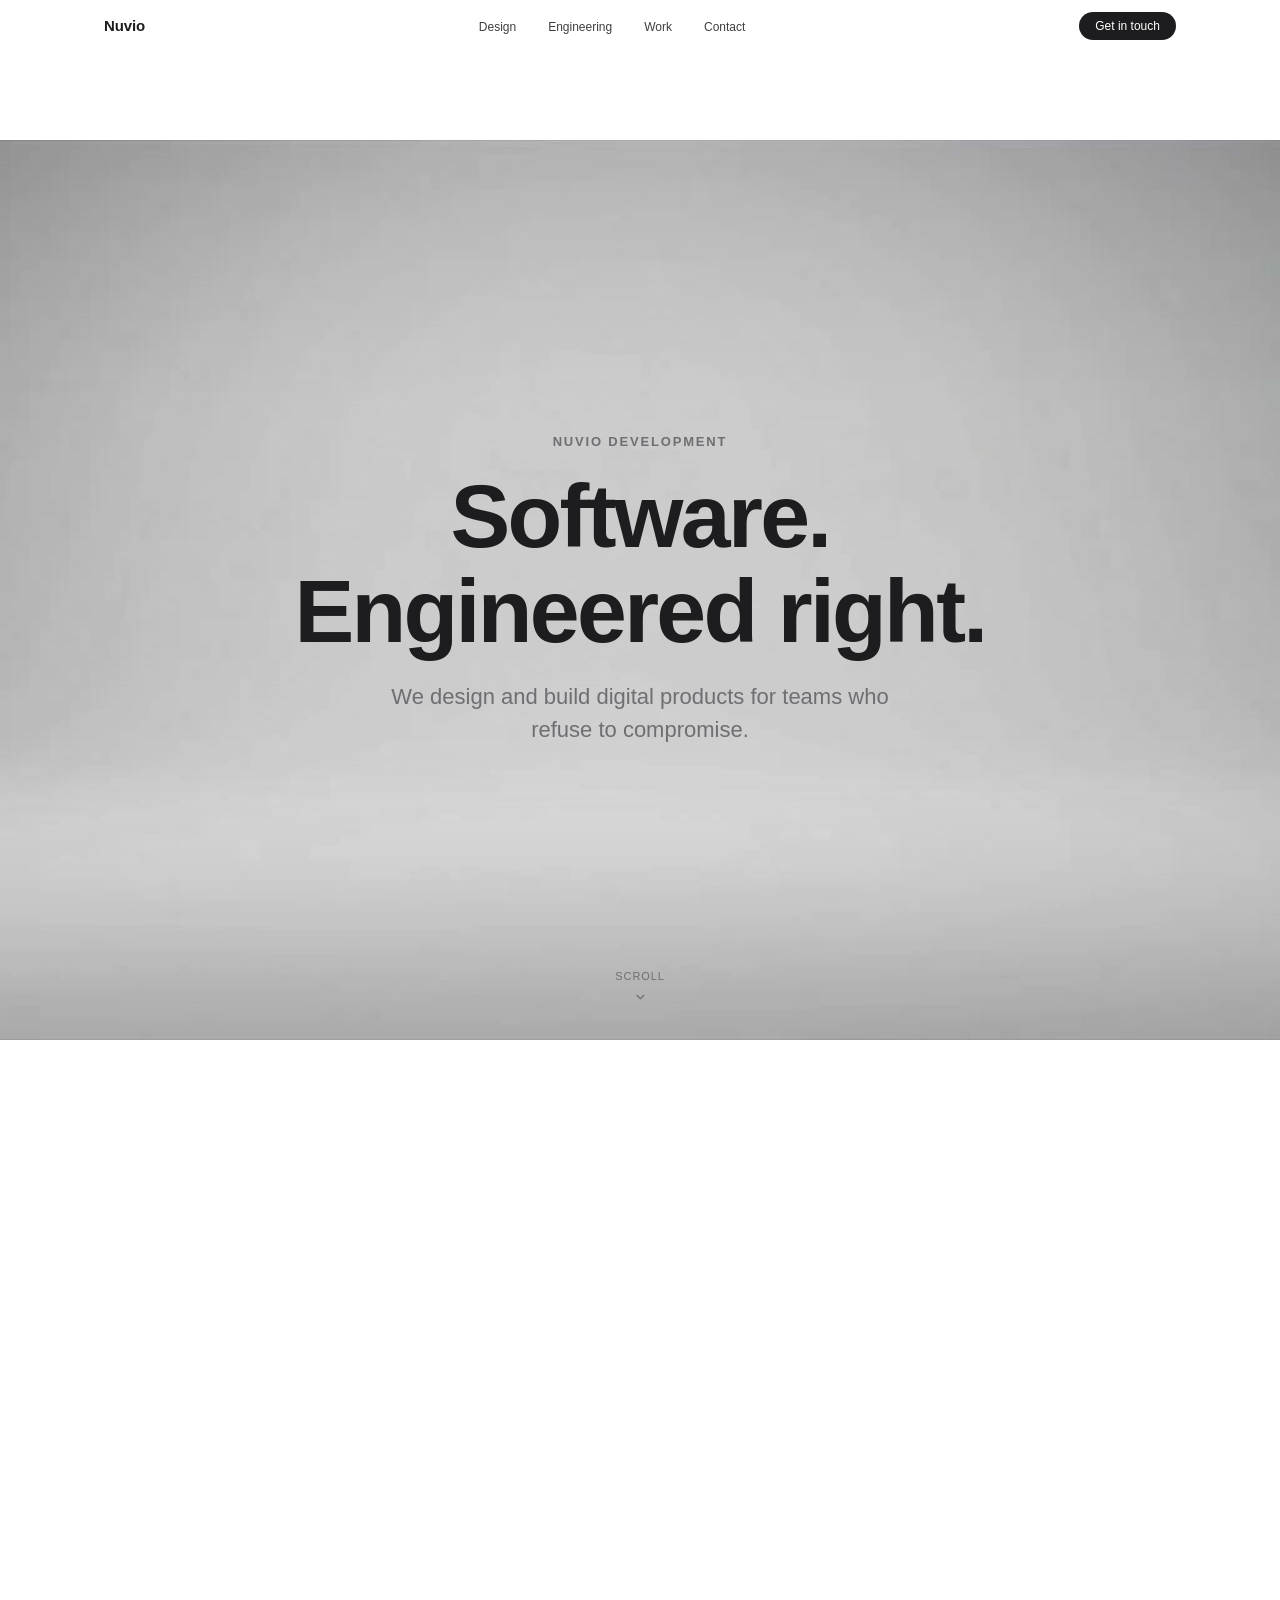
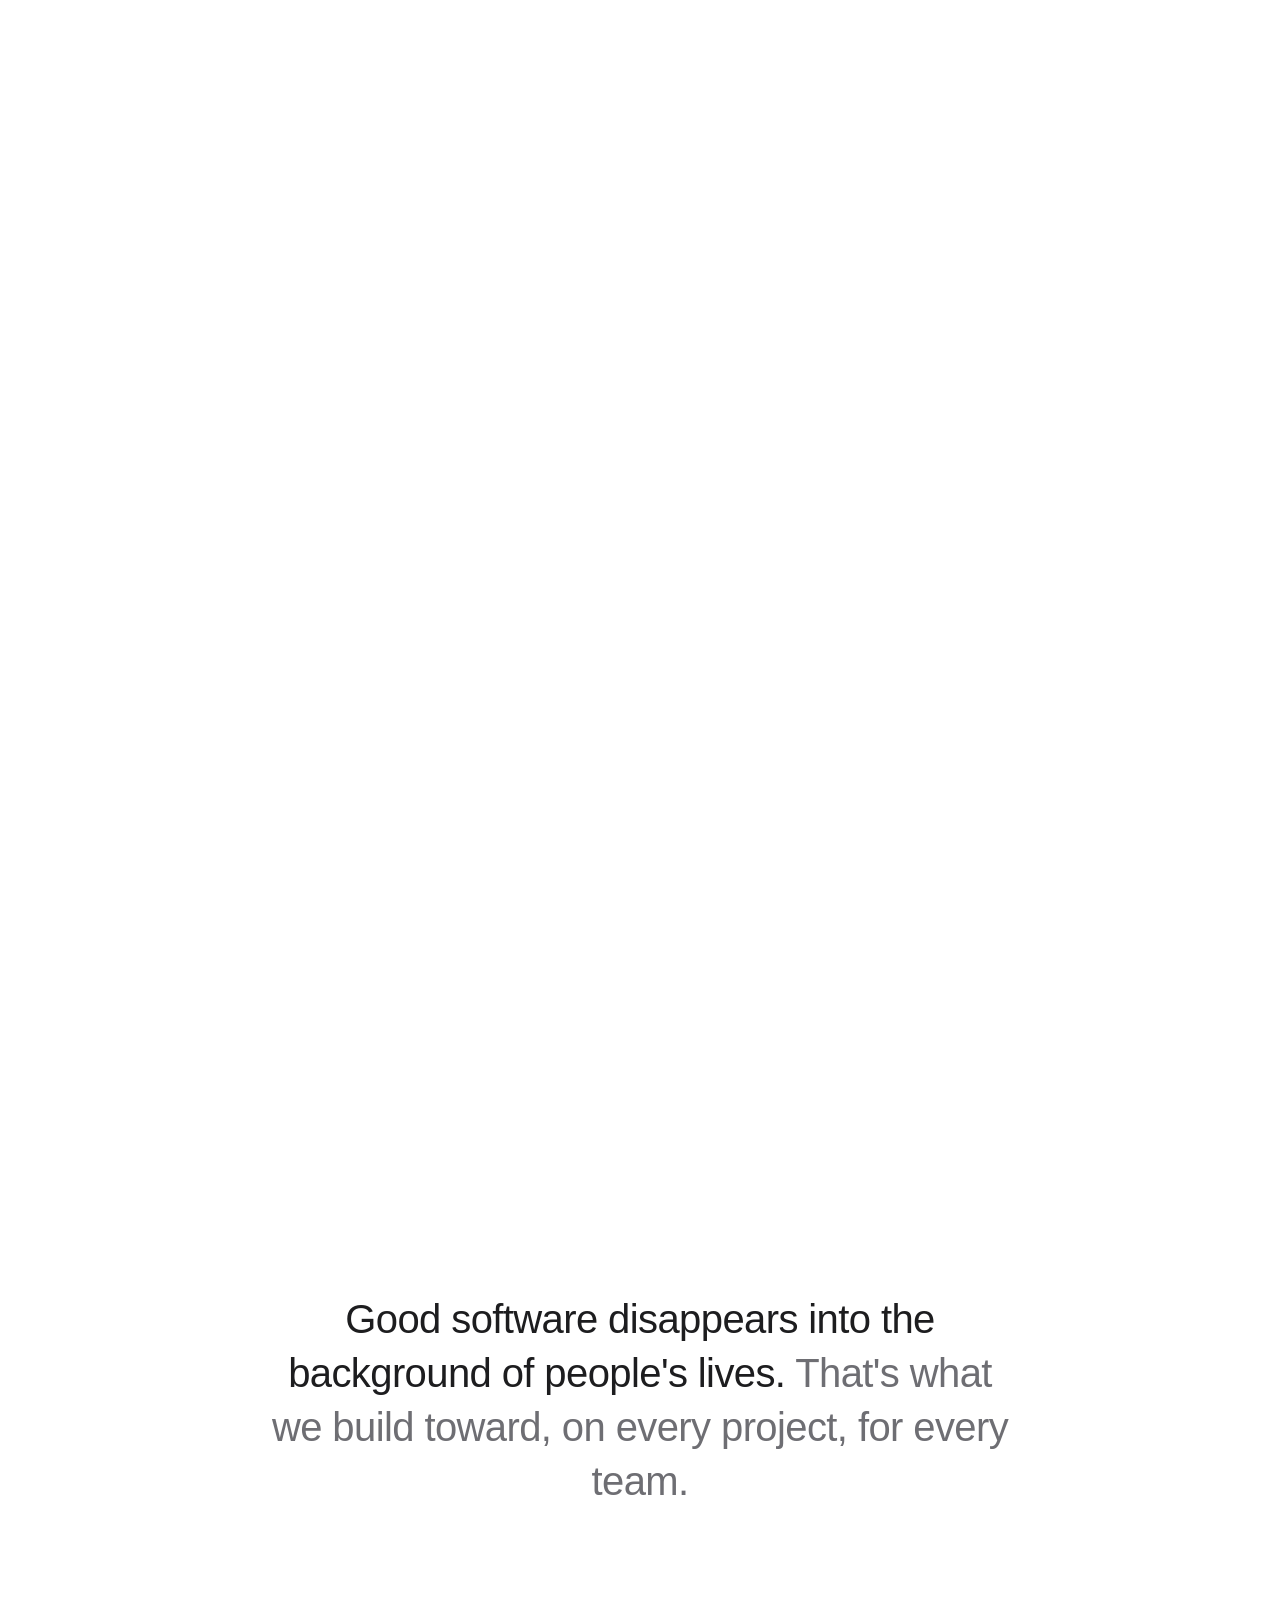
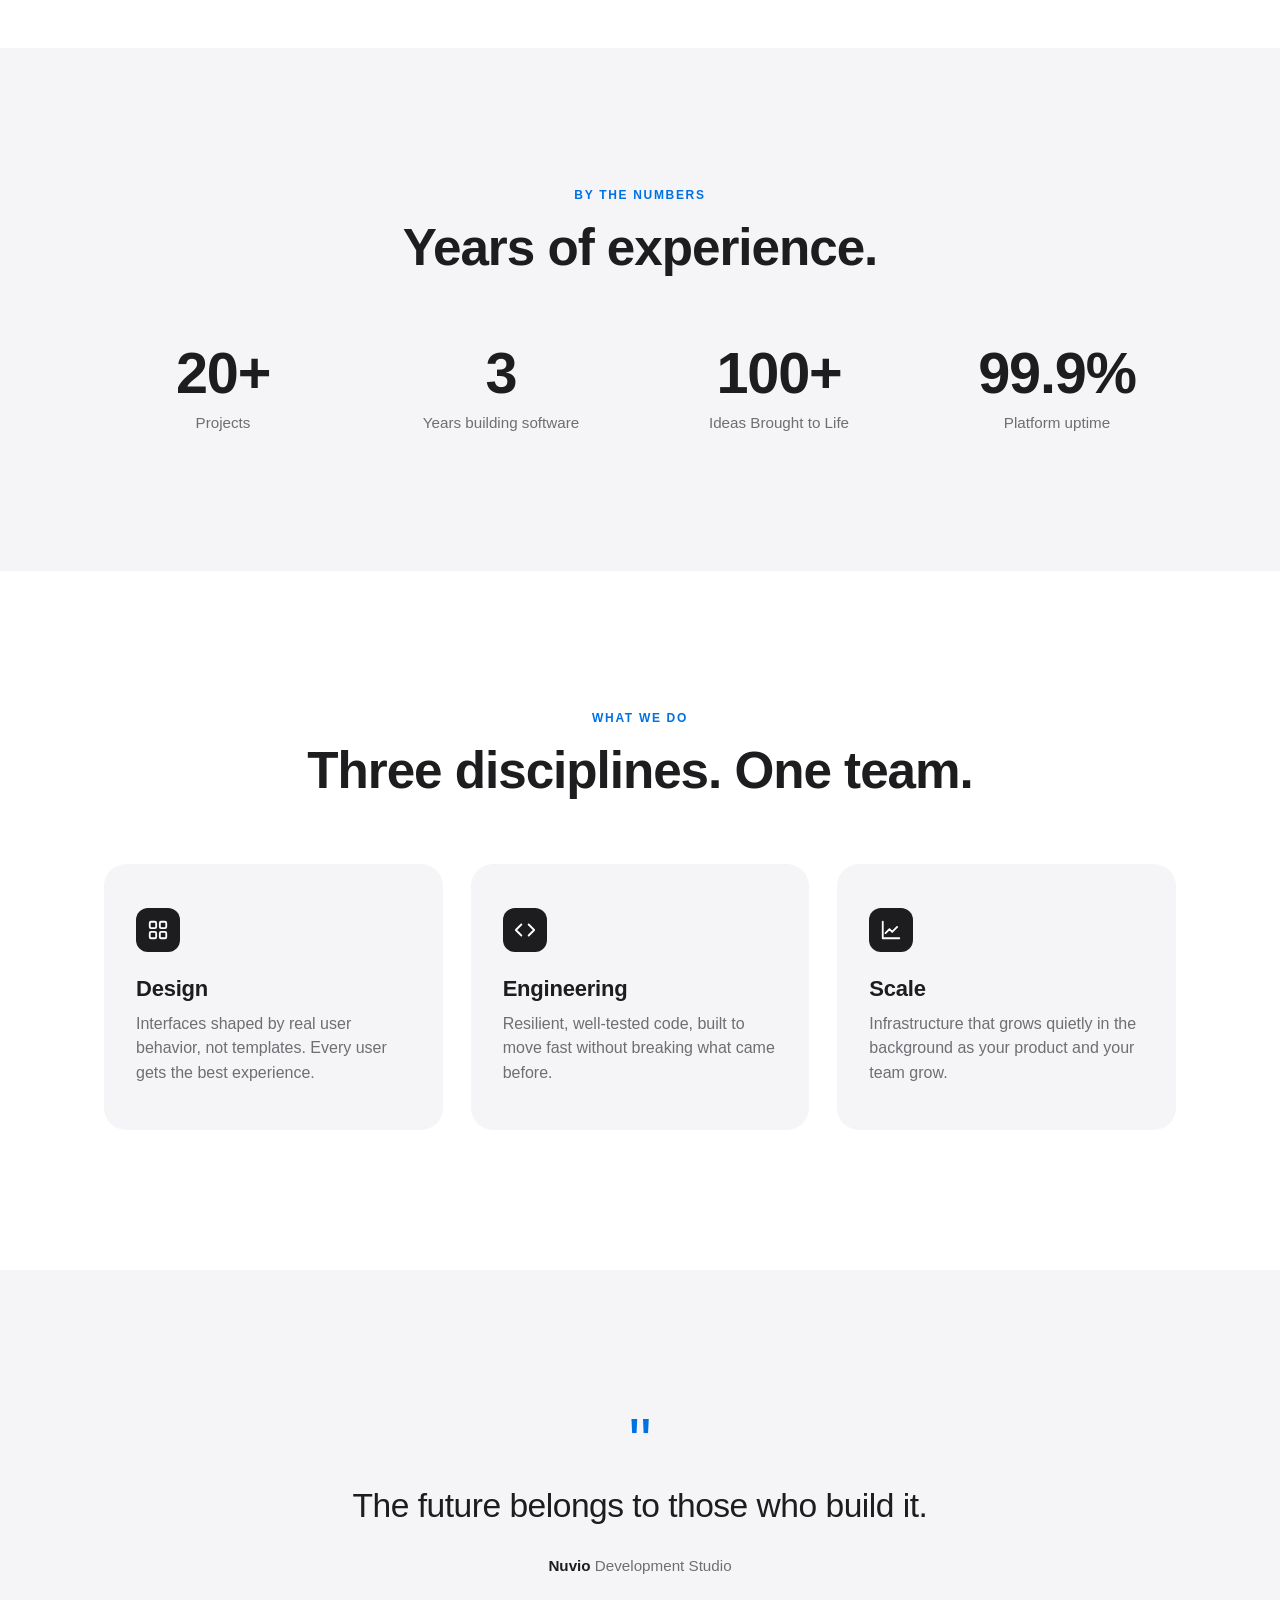
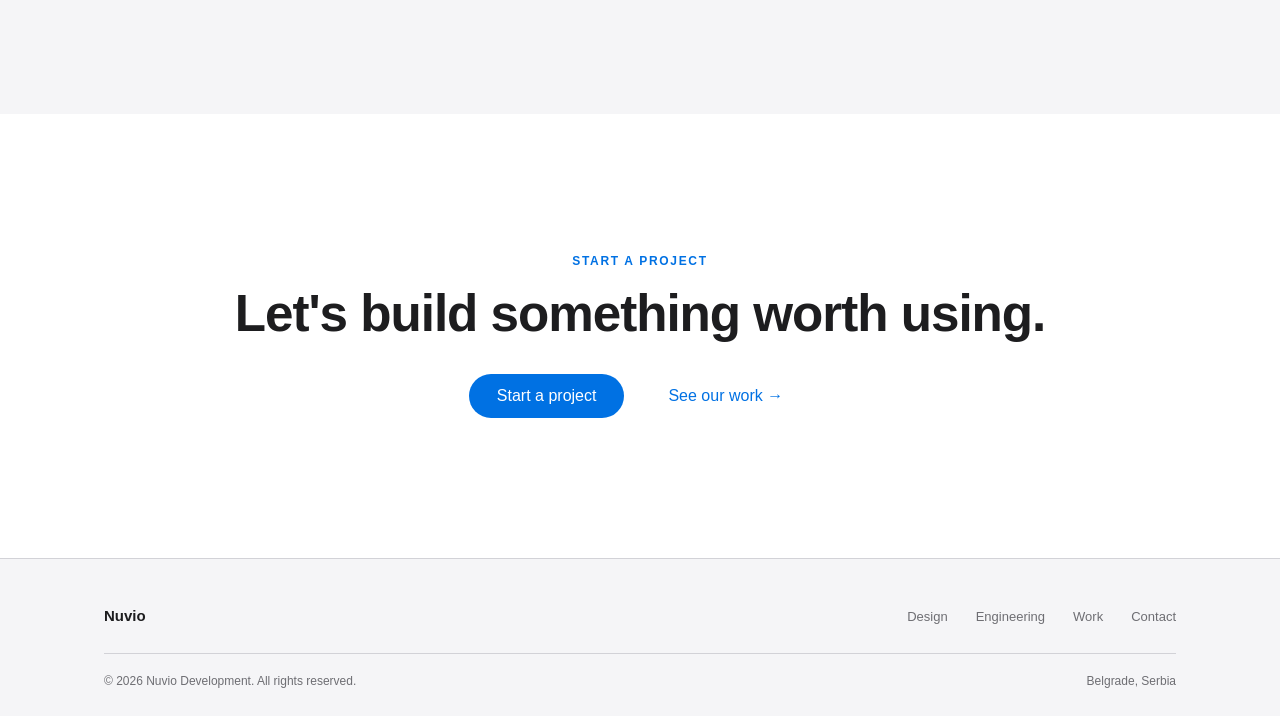
<file: index.html>
<!DOCTYPE html>
<html lang="en">
<head>
<meta charset="UTF-8">
<meta name="viewport" content="width=device-width, initial-scale=1.0">
<title>Nuvio Development</title>
<meta name="description" content="Nuvio Development designs and builds digital products for teams who refuse to compromise.">
<style>
  :root{
    --bg: #ffffff;
    --bg-alt: #f5f5f7;
    --ink: #1d1d1f;
    --ink-soft: #6e6e73;
    --line: #d2d2d7;
    --accent: #0071e3;
    --accent-hover: #0077ed;
    --font-display: -apple-system, BlinkMacSystemFont, "SF Pro Display", "Segoe UI", Helvetica, Arial, sans-serif;
    --font-text: -apple-system, BlinkMacSystemFont, "SF Pro Text", "Segoe UI", Helvetica, Arial, sans-serif;
    --container: 1120px;
  }

  *{ box-sizing: border-box; margin:0; padding:0; }

  html{ scroll-behavior: smooth; }

  body{
    font-family: var(--font-text);
    color: var(--ink);
    background: var(--bg);
    -webkit-font-smoothing: antialiased;
    -moz-osx-font-smoothing: grayscale;
    overflow-x: hidden;
  }

  img, canvas{ display:block; max-width:100%; }

  a{ color: inherit; text-decoration: none; }

  .container{
    max-width: var(--container);
    margin: 0 auto;
    padding: 0 24px;
  }

  /* ---------- NAV ---------- */
  .nav{
    position: fixed;
    top: 0; left: 0; right: 0;
    z-index: 100;
    height: 52px;
    display: flex;
    align-items: center;
    background: rgba(255,255,255,0);
    border-bottom: 1px solid rgba(210,210,215,0);
    backdrop-filter: saturate(180%) blur(20px);
    -webkit-backdrop-filter: saturate(180%) blur(20px);
    transition: background 0.4s ease, border-color 0.4s ease;
  }
  .nav.scrolled{
    background: rgba(255,255,255,0.85);
    border-bottom: 1px solid var(--line);
  }
  .nav-inner{
    max-width: var(--container);
    width: 100%;
    margin: 0 auto;
    padding: 0 24px;
    display: flex;
    align-items: center;
    justify-content: space-between;
  }
  .nav-logo{
    font-size: 15px;
    font-weight: 600;
    letter-spacing: -0.01em;
    color: var(--ink);
  }
  .nav-links{
    display: flex;
    align-items: center;
    gap: 32px;
    list-style: none;
  }
  .nav-links a{
    font-size: 12px;
    color: var(--ink);
    opacity: 0.85;
    transition: opacity 0.2s ease;
  }
  .nav-links a:hover{ opacity: 1; }
  .nav-cta{
    font-size: 12px;
    font-weight: 500;
    background: var(--ink);
    color: #fff;
    padding: 7px 16px;
    border-radius: 980px;
    transition: background 0.2s ease;
    white-space: nowrap;
  }
  .nav-cta:hover{ background: #000; }
  .nav-menu-btn{
    display:none;
    background:none;
    border:none;
    cursor:pointer;
    padding: 8px;
  }
  .nav-menu-btn span{
    display:block;
    width: 20px;
    height: 1.5px;
    background: var(--ink);
    margin: 4px 0;
  }

  /* ---------- HERO SCRUB ---------- */
  .hero-scrub{
    position: relative;
    height: 480vh;
  }
  .hero-sticky{
    position: sticky;
    top: 0;
    height: 100vh;
    width: 100%;
    overflow: hidden;
    background: #e9e9eb;
  }
  #heroCanvas{
    position: absolute;
    inset: 0;
    width: 100%;
    height: 100%;
  }
  .hero-scrim{
    position: absolute;
    inset: 0;
    background: linear-gradient(180deg, rgba(0,0,0,0.06) 0%, rgba(0,0,0,0) 30%, rgba(0,0,0,0) 70%, rgba(0,0,0,0.12) 100%);
    pointer-events: none;
  }
  .hero-content{
    position: absolute;
    inset: 0;
    display: flex;
    flex-direction: column;
    align-items: center;
    justify-content: center;
    text-align: center;
    padding: 0 24px;
    will-change: opacity, transform;
  }
  .hero-eyebrow{
    font-size: 13px;
    font-weight: 600;
    letter-spacing: 0.14em;
    color: var(--ink-soft);
    margin-bottom: 20px;
    text-transform: uppercase;
  }
  .hero-title{
    font-family: var(--font-display);
    font-size: clamp(2.6rem, 7vw, 5.75rem);
    font-weight: 600;
    letter-spacing: -0.03em;
    line-height: 1.05;
    color: var(--ink);
  }
  .hero-sub{
    margin-top: 22px;
    font-size: clamp(1.05rem, 2vw, 1.375rem);
    font-weight: 400;
    color: var(--ink-soft);
    max-width: 560px;
    line-height: 1.5;
  }
  .hero-scrolldown{
    position: absolute;
    bottom: 36px;
    left: 50%;
    transform: translateX(-50%);
    display: flex;
    flex-direction: column;
    align-items: center;
    gap: 8px;
    color: var(--ink-soft);
    font-size: 11px;
    letter-spacing: 0.08em;
    text-transform: uppercase;
    will-change: opacity;
  }
  .hero-scrolldown svg{ animation: bob 1.8s ease-in-out infinite; }
  @keyframes bob{
    0%,100%{ transform: translateY(0); }
    50%{ transform: translateY(5px); }
  }

  /* ---------- HERO SCROLL CAPTIONS ---------- */
  .hero-caption{
    position: absolute;
    max-width: 240px;
    opacity: 0;
    pointer-events: none;
    will-change: opacity, transform;
  }
  .cap-index{
    font-size: 11px;
    font-weight: 600;
    letter-spacing: 0.14em;
    text-transform: uppercase;
    color: rgba(29,29,31,0.55);
    margin-bottom: 10px;
  }
  .cap-text{
    font-family: var(--font-display);
    font-size: clamp(1.05rem, 1.7vw, 1.4rem);
    font-weight: 500;
    letter-spacing: -0.01em;
    line-height: 1.4;
    color: var(--ink);
  }
  .cap-tl{ top: 16%; left: 6%; text-align: left; }
  .cap-mr{ top: 50%; right: 6%; text-align: right; margin-top: -46px; }
  .cap-bl{ bottom: 18%; left: 6%; text-align: left; }
  .cap-br{ bottom: 16%; right: 6%; text-align: right; }

  @media (max-width: 860px){
    .hero-caption{ display: none; }
  }

  /* ---------- SECTIONS (generic) ---------- */
  section{
    padding: 140px 0;
  }
  .section-alt{ background: var(--bg-alt); }

  .eyebrow{
    font-size: 12px;
    font-weight: 600;
    letter-spacing: 0.14em;
    text-transform: uppercase;
    color: var(--accent);
    text-align: center;
    margin-bottom: 18px;
  }
  .heading{
    font-family: var(--font-display);
    font-size: clamp(2rem, 4vw, 3.25rem);
    font-weight: 600;
    letter-spacing: -0.02em;
    line-height: 1.1;
    text-align: center;
    color: var(--ink);
  }
  .lede{
    text-align: center;
    max-width: 640px;
    margin: 20px auto 0;
    font-size: 1.15rem;
    color: var(--ink-soft);
    line-height: 1.6;
  }

  .reveal{
    opacity: 0;
    transform: translateY(28px);
    transition: opacity 0.8s cubic-bezier(.2,.8,.2,1), transform 0.8s cubic-bezier(.2,.8,.2,1);
  }
  .reveal.in{
    opacity: 1;
    transform: translateY(0);
  }

  /* ---------- INTRO STATEMENT ---------- */
  .statement{
    max-width: 760px;
    margin: 0 auto;
    text-align: center;
    font-family: var(--font-display);
    font-size: clamp(1.6rem, 3.4vw, 2.5rem);
    font-weight: 500;
    letter-spacing: -0.015em;
    line-height: 1.35;
    color: var(--ink);
  }
  .statement span{ color: var(--ink-soft); }

  /* ---------- STATS ---------- */
  .stats-grid{
    margin-top: 64px;
    display: grid;
    grid-template-columns: repeat(4, 1fr);
    gap: 40px;
  }
  .stat{
    text-align: center;
    padding: 0 12px;
  }
  .stat-num{
    font-family: var(--font-display);
    font-size: clamp(2.4rem, 5vw, 3.6rem);
    font-weight: 600;
    letter-spacing: -0.02em;
    color: var(--ink);
    font-variant-numeric: tabular-nums;
  }
  .stat-label{
    margin-top: 8px;
    font-size: 0.95rem;
    color: var(--ink-soft);
  }

  /* ---------- SERVICES ---------- */
  .services-grid{
    margin-top: 64px;
    display: grid;
    grid-template-columns: repeat(3, 1fr);
    gap: 28px;
  }
  .service-card{
    background: var(--bg-alt);
    border-radius: 22px;
    padding: 44px 32px;
    transition: transform 0.35s ease, box-shadow 0.35s ease;
  }
  .service-card:hover{
    transform: translateY(-6px);
    box-shadow: 0 24px 48px rgba(0,0,0,0.08);
  }
  .service-icon{
    width: 44px;
    height: 44px;
    border-radius: 12px;
    background: var(--ink);
    display: flex;
    align-items: center;
    justify-content: center;
    margin-bottom: 24px;
  }
  .service-icon svg{ width: 22px; height: 22px; stroke: #fff; }
  .service-title{
    font-family: var(--font-display);
    font-size: 1.375rem;
    font-weight: 600;
    letter-spacing: -0.01em;
    margin-bottom: 10px;
  }
  .service-desc{
    font-size: 1rem;
    color: var(--ink-soft);
    line-height: 1.55;
  }

  /* ---------- QUOTE ---------- */
  .quote-wrap{
    max-width: 780px;
    margin: 0 auto;
    text-align: center;
  }
  .quote-mark{
    font-family: var(--font-display);
    font-size: 4rem;
    color: var(--accent);
    line-height: 1;
    margin-bottom: 8px;
  }
  blockquote{
    font-family: var(--font-display);
    font-size: clamp(1.4rem, 3vw, 2.1rem);
    font-weight: 500;
    letter-spacing: -0.015em;
    line-height: 1.4;
    color: var(--ink);
  }
  .quote-attr{
    margin-top: 28px;
    font-size: 0.95rem;
    color: var(--ink-soft);
  }
  .quote-attr strong{ color: var(--ink); font-weight: 600; }

  /* ---------- CTA ---------- */
  .cta{
    text-align: center;
  }
  .cta-buttons{
    margin-top: 32px;
    display: flex;
    gap: 16px;
    justify-content: center;
    flex-wrap: wrap;
  }
  .btn{
    display: inline-block;
    padding: 13px 28px;
    border-radius: 980px;
    font-size: 1rem;
    font-weight: 500;
    transition: all 0.2s ease;
  }
  .btn-primary{
    background: var(--accent);
    color: #fff;
  }
  .btn-primary:hover{ background: var(--accent-hover); }
  .btn-secondary{
    color: var(--accent);
  }
  .btn-secondary:hover{ text-decoration: underline; }

  /* ---------- FOOTER ---------- */
  footer{
    background: var(--bg-alt);
    border-top: 1px solid var(--line);
    padding: 48px 0 28px;
  }
  .footer-top{
    display: flex;
    justify-content: space-between;
    align-items: flex-start;
    flex-wrap: wrap;
    gap: 24px;
    padding-bottom: 28px;
    border-bottom: 1px solid var(--line);
  }
  .footer-logo{
    font-size: 15px;
    font-weight: 600;
  }
  .footer-links{
    display: flex;
    gap: 28px;
    list-style: none;
    flex-wrap: wrap;
  }
  .footer-links a{
    font-size: 13px;
    color: var(--ink-soft);
  }
  .footer-links a:hover{ color: var(--ink); }
  .footer-bottom{
    padding-top: 20px;
    font-size: 12px;
    color: var(--ink-soft);
    display: flex;
    justify-content: space-between;
    flex-wrap: wrap;
    gap: 8px;
  }

  /* ---------- RESPONSIVE ---------- */
  @media (max-width: 900px){
    .stats-grid{ grid-template-columns: repeat(2, 1fr); row-gap: 40px; }
    .services-grid{ grid-template-columns: 1fr; }
    section{ padding: 100px 0; }
  }
  @media (max-width: 700px){
    .nav-links{ display: none; }
    .nav-cta{ display: none; }
    .hero-scrub{ height: 380vh; }
  }

  /* ---------- MARQUEE ---------- */
  .marquee-band{
    padding: 40px 0;
    border-top: 1px solid var(--line);
    border-bottom: 1px solid var(--line);
    overflow: hidden;
  }
  .marquee-track{
    display: flex;
    width: max-content;
    animation: marquee 32s linear infinite;
  }
  .marquee-track span{
    font-family: var(--font-display);
    font-size: 1.1rem;
    font-weight: 500;
    letter-spacing: -0.01em;
    color: var(--ink-soft);
    white-space: nowrap;
    display: flex;
    align-items: center;
  }
  .marquee-track span::after{
    content: '';
    width: 5px;
    height: 5px;
    border-radius: 50%;
    background: var(--line);
    display: inline-block;
    margin: 0 28px;
  }
  @keyframes marquee{
    from{ transform: translateX(0); }
    to{ transform: translateX(-50%); }
  }
  @media (prefers-reduced-motion: reduce){
    .marquee-track{ animation: none; }
  }

  /* ---------- PROCESS ---------- */
  .process-list{
    position: relative;
    max-width: 640px;
    margin: 64px auto 0;
    padding-left: 76px;
  }
  .process-rail{
    position: absolute;
    left: 27px;
    top: 8px;
    bottom: 8px;
    width: 2px;
    background: var(--line);
  }
  .process-rail-fill{
    position: absolute;
    top: 0; left: 0;
    width: 100%;
    height: 0%;
    background: var(--accent);
  }
  .process-step{
    position: relative;
    padding-bottom: 52px;
  }
  .process-step:last-child{ padding-bottom: 0; }
  .process-num{
    position: absolute;
    left: -76px;
    top: -4px;
    width: 40px;
    height: 40px;
    border-radius: 50%;
    background: var(--bg);
    border: 2px solid var(--line);
    display: flex;
    align-items: center;
    justify-content: center;
    font-size: 0.8rem;
    font-weight: 700;
    color: var(--ink-soft);
    z-index: 2;
    transition: border-color 0.3s ease, background 0.3s ease, color 0.3s ease;
  }
  .process-step.active .process-num{
    border-color: var(--accent);
    background: var(--accent);
    color: #fff;
  }
  .process-title{
    font-family: var(--font-display);
    font-size: 1.3rem;
    font-weight: 600;
    letter-spacing: -0.01em;
    margin-bottom: 8px;
  }
  .process-desc{
    font-size: 1rem;
    color: var(--ink-soft);
    line-height: 1.6;
    max-width: 460px;
  }

  /* ---------- WORK ---------- */
  .work-filters{
    display: flex;
    justify-content: center;
    gap: 8px;
    margin-top: 40px;
    flex-wrap: wrap;
  }
  .work-filter-btn{
    font-size: 0.85rem;
    font-weight: 500;
    color: var(--ink-soft);
    background: var(--bg-alt);
    border: 1px solid transparent;
    padding: 8px 18px;
    border-radius: 980px;
    cursor: pointer;
    transition: all 0.2s ease;
  }
  .work-filter-btn:hover{ color: var(--ink); }
  .work-filter-btn.active{
    background: var(--ink);
    color: #fff;
  }
  .work-grid{
    margin-top: 44px;
    display: grid;
    grid-template-columns: repeat(3, 1fr);
    gap: 24px;
  }
  .work-card{
    border-radius: 20px;
    overflow: hidden;
    background: var(--bg-alt);
    transition: opacity 0.35s ease, transform 0.35s ease;
  }
  .work-card.hide{
    display: none;
  }
  .work-swatch{
    height: 140px;
    position: relative;
    overflow: hidden;
  }
  .work-swatch::before{
    content: '';
    position: absolute;
    inset: -20%;
    background: var(--swatch, linear-gradient(135deg, #d2d2d7, #f5f5f7));
    transition: transform 0.5s ease;
  }
  .work-card:hover .work-swatch::before{ transform: scale(1.08) rotate(2deg); }
  .work-body{ padding: 24px 24px 28px; }
  .work-cat{
    font-size: 0.72rem;
    font-weight: 600;
    letter-spacing: 0.1em;
    text-transform: uppercase;
    color: var(--accent);
    margin-bottom: 10px;
  }
  .work-name{
    font-family: var(--font-display);
    font-size: 1.15rem;
    font-weight: 600;
    letter-spacing: -0.01em;
    margin-bottom: 8px;
  }
  .work-desc{
    font-size: 0.92rem;
    color: var(--ink-soft);
    line-height: 1.5;
  }

  /* ---------- FAQ ---------- */
  .faq-list{
    max-width: 720px;
    margin: 56px auto 0;
  }
  .faq-item{
    border-bottom: 1px solid var(--line);
  }
  .faq-q{
    width: 100%;
    background: none;
    border: none;
    text-align: left;
    padding: 24px 4px;
    display: flex;
    align-items: center;
    justify-content: space-between;
    gap: 20px;
    cursor: pointer;
    font-family: var(--font-display);
    font-size: 1.05rem;
    font-weight: 500;
    letter-spacing: -0.01em;
    color: var(--ink);
  }
  .faq-icon{
    flex: none;
    width: 20px;
    height: 20px;
    position: relative;
  }
  .faq-icon::before, .faq-icon::after{
    content: '';
    position: absolute;
    background: var(--ink-soft);
    top: 50%; left: 50%;
    transform: translate(-50%,-50%);
    transition: transform 0.3s ease, opacity 0.3s ease;
  }
  .faq-icon::before{ width: 12px; height: 1.5px; }
  .faq-icon::after{ width: 1.5px; height: 12px; }
  .faq-item.open .faq-icon::after{ transform: translate(-50%,-50%) rotate(90deg); opacity: 0; }
  .faq-a{
    max-height: 0;
    overflow: hidden;
    transition: max-height 0.35s ease;
  }
  .faq-a-inner{
    padding: 0 4px 24px;
    font-size: 0.98rem;
    color: var(--ink-soft);
    line-height: 1.65;
    max-width: 620px;
  }

  /* ---------- CONTACT FORM ---------- */
  .contact-wrap{
    max-width: 560px;
    margin: 40px auto 0;
    text-align: left;
  }
  .form-row{
    display: grid;
    grid-template-columns: 1fr 1fr;
    gap: 16px;
  }
  .field{
    margin-bottom: 16px;
  }
  .field label{
    display: block;
    font-size: 0.82rem;
    font-weight: 500;
    color: var(--ink-soft);
    margin-bottom: 6px;
  }
  .field input, .field select, .field textarea{
    width: 100%;
    font-family: var(--font-text);
    font-size: 0.95rem;
    color: var(--ink);
    background: var(--bg-alt);
    border: 1px solid transparent;
    border-radius: 10px;
    padding: 12px 14px;
    transition: border-color 0.2s ease, background 0.2s ease;
  }
  .field input:focus, .field select:focus, .field textarea:focus{
    outline: none;
    border-color: var(--accent);
    background: #fff;
  }
  .field textarea{ resize: vertical; min-height: 96px; }
  .field.error input, .field.error textarea{ border-color: #d70015; }
  .field-error-msg{
    font-size: 0.78rem;
    color: #d70015;
    margin-top: 5px;
    display: none;
  }
  .field.error .field-error-msg{ display: block; }
  .form-submit-row{
    display: flex;
    align-items: center;
    gap: 18px;
    margin-top: 8px;
    flex-wrap: wrap;
  }
  .form-note{
    font-size: 0.82rem;
    color: var(--ink-soft);
  }
  .contact-success{
    display: none;
    text-align: center;
    padding: 36px 24px;
    background: var(--bg-alt);
    border-radius: 20px;
  }
  .contact-success.show{ display: block; }
  .contact-success-icon{
    width: 44px;
    height: 44px;
    border-radius: 50%;
    background: var(--accent);
    color: #fff;
    display: flex;
    align-items: center;
    justify-content: center;
    margin: 0 auto 16px;
  }
  .contact-success h3{
    font-family: var(--font-display);
    font-size: 1.2rem;
    font-weight: 600;
    margin-bottom: 6px;
  }
  .contact-success p{
    font-size: 0.92rem;
    color: var(--ink-soft);
  }

  @media (max-width: 900px){
    .work-grid{ grid-template-columns: 1fr 1fr; }
  }
  @media (max-width: 700px){
    .form-row{ grid-template-columns: 1fr; }
    .process-list{ padding-left: 64px; }
    .process-num{ left: -64px; width: 34px; height: 34px; }
  }
  @media (max-width: 600px){
    .work-grid{ grid-template-columns: 1fr; }
  }

  @media (prefers-reduced-motion: reduce){
    html{ scroll-behavior: auto; }
    .reveal{ opacity: 1; transform: none; transition: none; }
    .hero-scrolldown svg{ animation: none; }
  }
</style>
</head>
<body>

<nav class="nav" id="nav">
  <div class="nav-inner">
    <a href="#" class="nav-logo">Nuvio</a>
    <ul class="nav-links">
      <li><a href="#services">Design</a></li>
      <li><a href="#services">Engineering</a></li>
      <li><a href="#stats">Work</a></li>
      <li><a href="#contact">Contact</a></li>
    </ul>
    <a href="mailto:hello@nuvio.dev" class="nav-cta">Get in touch</a>
  </div>
</nav>

<main>

  <!-- HERO -->
  <section class="hero-scrub" id="heroScrub">
    <div class="hero-sticky">
      <canvas id="heroCanvas"></canvas>
      <div class="hero-scrim"></div>
      <div class="hero-content" id="heroContent">
        <div class="hero-eyebrow">Nuvio Development</div>
        <h1 class="hero-title">Software.<br>Engineered right.</h1>
        <p class="hero-sub">We design and build digital products for teams who refuse to compromise.</p>
      </div>
      <div class="hero-scrolldown" id="scrollCue">
        <span>Scroll</span>
        <svg width="14" height="14" viewBox="0 0 24 24" fill="none" stroke="currentColor" stroke-width="2" stroke-linecap="round" stroke-linejoin="round"><polyline points="6 9 12 15 18 9"></polyline></svg>
      </div>

      <div class="hero-caption cap-tl" data-start="0.16" data-end="0.38" data-dy="46" data-dx="-16">
        <div class="cap-index">Plan</div>
        <div class="cap-text">We create plans only our team can bring to life.</div>
      </div>
      <div class="hero-caption cap-mr" data-start="0.36" data-end="0.58" data-dy="-40" data-dx="18">
        <div class="cap-index">Design</div>
        <div class="cap-text">We design every detail. Every section. Every pixel.</div>
      </div>
      <div class="hero-caption cap-bl" data-start="0.56" data-end="0.78" data-dy="40" data-dx="-16">
        <div class="cap-index">Engineer</div>
        <div class="cap-text">Engineered by our team with uncompromising precision.</div>
      </div>
      <div class="hero-caption cap-br" data-start="0.76" data-end="0.97" data-dy="-46" data-dx="16">
        <div class="cap-index">Launch</div>
        <div class="cap-text">We launch every project with style.</div>
      </div>
    </div>
  </section>

  <!-- STATEMENT -->
  <section>
    <div class="container">
      <div class="eyebrow reveal">Our approach</div>
      <p class="statement reveal">Good software disappears into the background of people's lives.
        <span>That's what we build toward, on every project, for every team.</span></p>
    </div>
  </section>

  <!-- STATS -->
  <section class="section-alt" id="stats">
    <div class="container">
      <div class="eyebrow reveal">By the numbers</div>
      <h2 class="heading reveal">Years of experience.</h2>
      <div class="stats-grid">
        <div class="stat reveal">
          <div class="stat-num">20+</div>
          <div class="stat-label">Projects</div>
        </div>
        <div class="stat reveal">
          <div class="stat-num">3</div>
          <div class="stat-label">Years building software</div>
        </div>
        <div class="stat reveal">
          <div class="stat-num">100+</div>
            <div class="stat-label">Ideas Brought to Life</div>
        </div>
        <div class="stat reveal">
          <div class="stat-num">99.9%</div>
          <div class="stat-label">Platform uptime</div>
        </div>
      </div>
    </div>
  </section>

  <!-- SERVICES -->
  <section id="services">
    <div class="container">
      <div class="eyebrow reveal">What we do</div>
      <h2 class="heading reveal">Three disciplines. One team.</h2>
      <div class="services-grid">
        <div class="service-card reveal">
          <div class="service-icon">
            <svg viewBox="0 0 24 24" fill="none" stroke-width="2" stroke-linecap="round" stroke-linejoin="round"><rect x="3" y="3" width="7" height="7" rx="1.5"></rect><rect x="14" y="3" width="7" height="7" rx="1.5"></rect><rect x="3" y="14" width="7" height="7" rx="1.5"></rect><rect x="14" y="14" width="7" height="7" rx="1.5"></rect></svg>
          </div>
          <div class="service-title">Design</div>
          <p class="service-desc">Interfaces shaped by real user behavior, not templates. Every user gets the best experience.</p>
        </div>
        <div class="service-card reveal">
          <div class="service-icon">
            <svg viewBox="0 0 24 24" fill="none" stroke-width="2" stroke-linecap="round" stroke-linejoin="round"><polyline points="16 18 22 12 16 6"></polyline><polyline points="8 6 2 12 8 18"></polyline></svg>
          </div>
          <div class="service-title">Engineering</div>
          <p class="service-desc">Resilient, well-tested code, built to move fast without breaking what came before.</p>
        </div>
        <div class="service-card reveal">
          <div class="service-icon">
            <svg viewBox="0 0 24 24" fill="none" stroke-width="2" stroke-linecap="round" stroke-linejoin="round"><path d="M3 3v18h18"></path><path d="M18.7 8.7l-5.4 5.4-3-3-4.3 4.3"></path></svg>
          </div>
          <div class="service-title">Scale</div>
          <p class="service-desc">Infrastructure that grows quietly in the background as your product and your team grow.</p>
        </div>
      </div>
    </div>
  </section>

  <!-- QUOTE -->
  <section class="section-alt">
    <div class="container">
      <div class="quote-wrap">
        <div class="quote-mark reveal">"</div>
        <blockquote class="reveal">The future belongs to those who build it.</blockquote>
        <div class="quote-attr reveal"><strong>Nuvio</strong> Development Studio</div>
      </div>
    </div>
  </section>

  <!-- CTA -->
  <section class="cta" id="contact">
    <div class="container">
      <div class="eyebrow reveal">Start a project</div>
      <h2 class="heading reveal">Let's build something worth using.</h2>
      <div class="cta-buttons reveal">
        <a href="mailto:hello@nuvio.dev" class="btn btn-primary">Start a project</a>
        <a href="#services" class="btn btn-secondary">See our work →</a>
      </div>
    </div>
  </section>

</main>

<footer>
  <div class="container">
    <div class="footer-top">
      <div class="footer-logo">Nuvio</div>
      <ul class="footer-links">
        <li><a href="#services">Design</a></li>
        <li><a href="#services">Engineering</a></li>
        <li><a href="#stats">Work</a></li>
        <li><a href="mailto:hello@nuvio.dev">Contact</a></li>
      </ul>
    </div>
    <div class="footer-bottom">
      <span>© 2026 Nuvio Development. All rights reserved.</span>
      <span>Belgrade, Serbia</span>
    </div>
  </div>
</footer>

<script>
(function(){
  // ---------- NAV BACKGROUND ON SCROLL ----------
  var nav = document.getElementById('nav');
  function updateNav(){
    if(window.scrollY > 40){ nav.classList.add('scrolled'); }
    else{ nav.classList.remove('scrolled'); }
  }
  window.addEventListener('scroll', updateNav, { passive: true });
  updateNav();

  // ---------- HERO SCROLL-SCRUB ANIMATION ----------
  var FRAME_COUNT = 101;
  var canvas = document.getElementById('heroCanvas');
  var ctx = canvas.getContext('2d');
  var heroScrub = document.getElementById('heroScrub');
  var heroContent = document.getElementById('heroContent');
  var scrollCue = document.getElementById('scrollCue');
  var reducedMotion = window.matchMedia('(prefers-reduced-motion: reduce)').matches;

  // ---------- HERO CAPTIONS (scroll-linked) ----------
  var captions = Array.prototype.slice.call(document.querySelectorAll('.hero-caption')).map(function(el){
    return {
      el: el,
      start: parseFloat(el.getAttribute('data-start')),
      end: parseFloat(el.getAttribute('data-end')),
      dy: parseFloat(el.getAttribute('data-dy')) || 0,
      dx: parseFloat(el.getAttribute('data-dx')) || 0
    };
  });

  function updateCaptions(progress){
    for(var i = 0; i < captions.length; i++){
      var c = captions[i];
      var span = c.end - c.start;
      var t = span > 0 ? (progress - c.start) / span : 0; // 0..1 across this caption's active window
      var visT = Math.max(0, Math.min(1, t));

      // fade in over first 18% of window, hold, fade out over last 18%
      var fadeIn = Math.min(1, visT / 0.18);
      var fadeOut = Math.min(1, (1 - visT) / 0.18);
      var opacity = Math.max(0, Math.min(fadeIn, fadeOut));
      if(t < 0 || t > 1) opacity = 0;

      // parallax: travels from +dy/+dx (below/offset) to -dy/-dx across the whole window
      var travel = (0.5 - visT) * 2; // 1 at start, 0 at mid, -1 at end
      var ty = c.dy * travel;
      var tx = c.dx * travel;

      c.el.style.opacity = opacity;
      c.el.style.transform = 'translate(' + tx.toFixed(1) + 'px,' + ty.toFixed(1) + 'px)';
    }
  }

  function frameSrc(i){
    var n = String(i).padStart(3, '0');
    return 'nuvioassets/frames/frame_' + n + '.jpg';
  }

  var frames = new Array(FRAME_COUNT);
  var loaded = new Array(FRAME_COUNT).fill(false);
  var currentDrawn = -1;

  function loadFrame(i){
    if(frames[i]) return;
    var img = new Image();
    img.onload = function(){
      loaded[i] = true;
      if(i === 0) drawFrame(0);
    };
    img.src = frameSrc(i);
    frames[i] = img;
  }

  // Load first frame immediately, rest progressively
  loadFrame(0);
  var loadIndex = 1;
  function loadNextBatch(){
    var batch = 6;
    for(var b = 0; b < batch && loadIndex < FRAME_COUNT; b++, loadIndex++){
      loadFrame(loadIndex);
    }
    if(loadIndex < FRAME_COUNT){
      (window.requestIdleCallback || function(cb){ setTimeout(cb, 16); })(loadNextBatch);
    }
  }
  loadNextBatch();

  function nearestLoaded(i){
    if(loaded[i]) return i;
    for(var d = 1; d < FRAME_COUNT; d++){
      var lo = i - d, hi = i + d;
      if(lo >= 0 && loaded[lo]) return lo;
      if(hi < FRAME_COUNT && loaded[hi]) return hi;
    }
    return 0;
  }

  function resizeCanvas(){
    var dpr = Math.min(window.devicePixelRatio || 1, 2);
    var w = heroScrub.clientWidth || window.innerWidth;
    var h = window.innerHeight;
    canvas.width = w * dpr;
    canvas.height = h * dpr;
    canvas.style.width = w + 'px';
    canvas.style.height = h + 'px';
    ctx.setTransform(dpr, 0, 0, dpr, 0, 0);
    if(currentDrawn >= 0) drawFrame(currentDrawn, true);
  }

  function drawFrame(i, force){
    var idx = loaded[i] ? i : nearestLoaded(i);
    if(!force && idx === currentDrawn) return;
    currentDrawn = idx;
    var img = frames[idx];
    if(!img || !img.complete || img.naturalWidth === 0) return;

    var cw = canvas.width / (Math.min(window.devicePixelRatio || 1, 2));
    var ch = canvas.height / (Math.min(window.devicePixelRatio || 1, 2));
    var iw = img.naturalWidth, ih = img.naturalHeight;
    var canvasRatio = cw / ch;
    var imgRatio = iw / ih;
    var sx, sy, sw, sh;
    if(imgRatio > canvasRatio){
      sh = ih;
      sw = ih * canvasRatio;
      sx = (iw - sw) / 2;
      sy = 0;
    } else {
      sw = iw;
      sh = iw / canvasRatio;
      sx = 0;
      sy = (ih - sh) / 2;
    }
    ctx.clearRect(0, 0, cw, ch);
    ctx.drawImage(img, sx, sy, sw, sh, 0, 0, cw, ch);
  }

  var ticking = false;
  function onScroll(){
    if(ticking) return;
    ticking = true;
    requestAnimationFrame(function(){
      var rect = heroScrub.getBoundingClientRect();
      var total = heroScrub.offsetHeight - window.innerHeight;
      var progress = total > 0 ? (-rect.top) / total : 0;
      progress = Math.max(0, Math.min(1, progress));

      var frameIdx = Math.round(progress * (FRAME_COUNT - 1));
      drawFrame(frameIdx);

      // fade hero text out over the first ~35% of scrub, fade scroll cue out even sooner
      var textOpacity = 1 - Math.min(1, progress / 0.35);
      var cueOpacity = 1 - Math.min(1, progress / 0.08);
      heroContent.style.opacity = textOpacity;
      heroContent.style.transform = 'translateY(' + (progress * 40) + 'px)';
      scrollCue.style.opacity = cueOpacity;

      updateCaptions(progress);

      ticking = false;
    });
  }

  window.addEventListener('scroll', onScroll, { passive: true });
  window.addEventListener('resize', resizeCanvas);
  resizeCanvas();
  onScroll();

  // ---------- SCROLL REVEALS ----------
  var revealEls = document.querySelectorAll('.reveal');
  if('IntersectionObserver' in window && !reducedMotion){
    var io = new IntersectionObserver(function(entries){
      entries.forEach(function(entry){
        if(entry.isIntersecting){
          entry.target.classList.add('in');
          io.unobserve(entry.target);
        }
      });
    }, { threshold: 0.15, rootMargin: '0px 0px -60px 0px' });
    revealEls.forEach(function(el){ io.observe(el); });
  } else {
    revealEls.forEach(function(el){ el.classList.add('in'); });
  }
})();
</script>

</body>
</html>
</file>
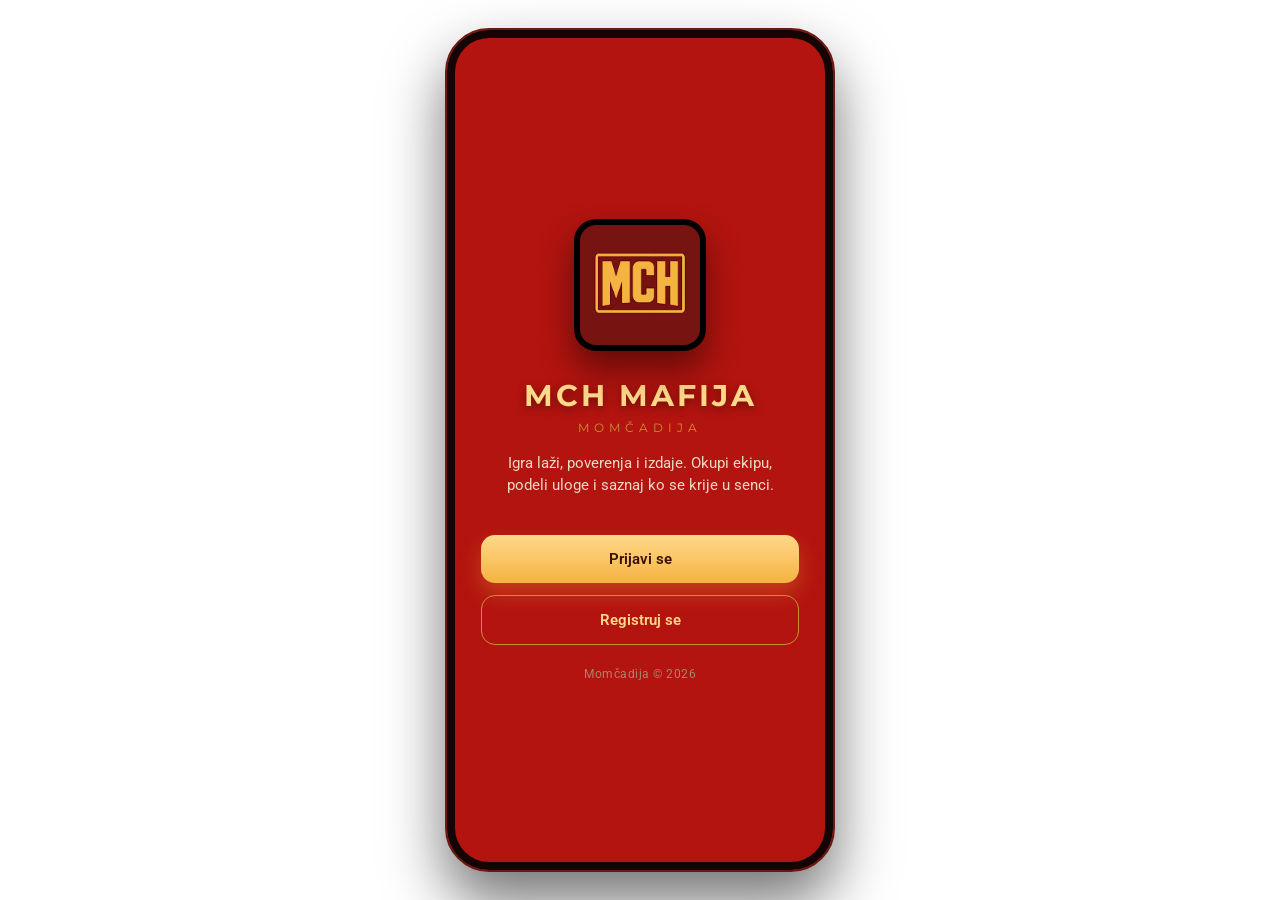
<file: mchmafija.html>
<!DOCTYPE html>
<html lang="sr">
<head>
<meta charset="UTF-8">
<meta name="viewport" content="width=device-width, initial-scale=1.0, maximum-scale=1.0">
<title>MCH Mafija</title>
<link rel="preconnect" href="https://fonts.googleapis.com">
<link rel="preconnect" href="https://fonts.gstatic.com" crossorigin>
<link href="https://fonts.googleapis.com/css2?family=Montserrat:wght@600;700;800&family=Roboto:wght@400;500;700&display=swap" rel="stylesheet">
<style>
  :root{
    --bg-deepest:#200705;
    --maroon-900:#3c0e0b;
    --maroon-800:#5a130f;
    --maroon-700:#761411;
    --maroon-600:#8f2019;
    --maroon-500:#a52a20;
    --solid-red:#b3140f;
    --gold:#f5b342;
    --gold-light:#ffd88a;
    --gold-dim:#c9902f;
    --felt:#1f6f4a;
    --felt-light:#2f9463;
    --cream:#f6ead2;
    --ink:#200705;
    --shadow-deep: 0 30px 60px rgba(0,0,0,.55);
    --radius-lg:26px;
    --radius-md:16px;
    --radius-sm:10px;
  }

  *{box-sizing:border-box;}
  html,body{height:100%;}
  body{
    margin:0;
    min-height:100vh;
    display:flex;
    align-items:center;
    justify-content:center;
    padding:28px 12px;
    font-family:'Roboto',sans-serif;
    background:#ffffff;
    color:var(--cream);
    -webkit-font-smoothing:antialiased;
  }

  /* ---------- Phone frame ---------- */
  .phone{
    position:relative;
    width:390px;
    max-width:100%;
    height:844px;
    max-height:94vh;
    background:var(--solid-red);
    border-radius:44px;
    border:2px solid #6a1a15;
    box-shadow:var(--shadow-deep), inset 0 0 0 8px #140403;
    overflow:hidden;
    display:flex;
    flex-direction:column;
  }

  .screen{
    position:absolute; inset:0;
    display:flex; flex-direction:column;
    opacity:0; visibility:hidden;
    transform:translateY(14px);
    transition:opacity .35s ease, transform .35s ease, visibility 0s linear .35s;
    z-index:1;
  }
  .screen.active{
    opacity:1; visibility:visible; transform:translateY(0);
    transition:opacity .35s ease, transform .35s ease;
    z-index:2;
  }

  /* Welcome */
  #screen-welcome{
    align-items:center;
    justify-content:center;
    text-align:center;
    padding:40px 34px;
    gap:0;
  }
  .logo-frame{
    width:132px; height:132px;
    border-radius:22px;
    padding:6px;
    background: black;
    box-shadow:0 18px 34px rgba(0,0,0,.45);
    margin-bottom:26px;
    position:relative;
  }
  .logo-frame img{
    width:100%; height:100%;
    border-radius:16px;
    display:block;
    object-fit:cover;
  }
  .brand-title{
    font-family:'Montserrat',sans-serif;
    font-weight:700;
    letter-spacing:3px;
    font-size:30px;
    color:var(--gold-light);
    margin:0 0 6px;
    text-shadow:0 3px 10px rgba(0,0,0,.4);
  }
  .brand-sub{
    font-family:'Montserrat',sans-serif;
    font-size:12px;
    letter-spacing:5px;
    color:var(--gold-dim);
    margin:0 0 18px;
    text-transform:uppercase;
  }
  .tagline{
    font-size:14.5px;
    line-height:1.55;
    color:#ecd9c3;
    max-width:270px;
    margin:0 0 38px;
  }
  .welcome-actions{
    width:100%;
    display:flex;
    flex-direction:column;
    gap:12px;
  }

  /* Dugmad */
  .btn{
    border:none;
    cursor:pointer;
    font-family:'Roboto',sans-serif;
    font-weight:600;
    font-size:15px;
    padding:15px 20px;
    border-radius:14px;
    transition:transform .15s ease, filter .15s ease, box-shadow .15s ease;
    width:100%;
  }
  .btn:active{ transform:scale(.97); }
  .btn-primary{
    background:linear-gradient(180deg, var(--gold-light), var(--gold));
    color:#3a1200;
    box-shadow:0 10px 22px rgba(245,179,66,.28);
  }
  .btn-primary:hover{ filter:brightness(1.05); }
  .btn-outline{
    background:transparent;
    color:var(--gold-light);
    border:1.5px solid var(--gold-dim);
  }
  .btn-outline:hover{ background:rgba(245,179,66,.08); }
  .btn-felt{
    background:linear-gradient(180deg, var(--felt-light), var(--felt));
    color:#eafff2;
    box-shadow:0 10px 20px rgba(31,111,74,.35);
  }
  .btn-small{ width:auto; padding:10px 16px; font-size:13px; border-radius:11px; }
  .footnote{
    margin-top:22px;
    font-size:11.5px;
    color:#a8846a;
    letter-spacing:.5px;
  }

  /* Auth */
  #screen-auth{
    padding:0;
    align-items:stretch;
    justify-content:flex-start;
    overflow-y:auto;
  }
  .auth-top{
    display:flex; align-items:center; gap:14px;
    padding:18px 22px 0;
    flex:none;
  }
  .icon-btn{
    width:38px; height:38px;
    border-radius:12px;
    border:1px solid rgba(255,255,255,.28);
    background:rgba(0,0,0,.16);
    color:var(--gold-light);
    display:flex; align-items:center; justify-content:center;
    cursor:pointer;
    flex:none;
  }
  .auth-brand{
    display:flex; flex-direction:column; align-items:center;
    text-align:center;
    padding:14px 26px 4px;
  }
  .auth-brand .logo-frame{
    width:64px; height:64px;
    border-radius:16px;
    padding:4px;
    margin-bottom:12px;
    box-shadow:0 10px 20px rgba(0,0,0,.3);
  }
  .auth-heading{
    font-family:'Montserrat',sans-serif;
    font-weight:700;
    font-size:21px;
    color:var(--gold-light);
    letter-spacing:.6px;
    margin-bottom:4px;
  }
  .auth-subheading{
    font-size:12.5px;
    color:rgba(246,234,210,.75);
    line-height:1.5;
    max-width:230px;
  }
  .auth-card{
    background:var(--cream);
    border-radius:28px 28px 0 0;
    margin-top:18px;
    padding:26px 24px 28px;
    flex:1;
    box-shadow:0 -14px 34px rgba(0,0,0,.22);
  }
  .segmented{
    display:flex;
    background:rgba(60,14,11,.08);
    border-radius:14px;
    padding:5px;
    margin-bottom:22px;
  }
  .segmented button{
    flex:1;
    border:none;
    background:transparent;
    color:#8a5a44;
    font-family:'Roboto',sans-serif;
    font-weight:600;
    font-size:13.5px;
    padding:10px 0;
    border-radius:10px;
    cursor:pointer;
    transition:background .2s ease, color .2s ease;
  }
  .segmented button.active{
    background:var(--solid-red);
    color:#fff5ea;
    box-shadow:0 6px 14px rgba(179,20,15,.3);
  }
  .field{
    margin-bottom:15px;
  }
  .field label{
    display:block;
    font-size:12px;
    font-weight:600;
    color:#7a4a37;
    margin-bottom:7px;
    letter-spacing:.3px;
  }
  .field input{
    width:100%;
    background:#fffdf8;
    border:1.5px solid rgba(60,14,11,.14);
    color:var(--ink);
    border-radius:12px;
    padding:13px 14px;
    font-family:'Roboto',sans-serif;
    font-size:14px;
    outline:none;
    transition:border-color .15s ease, box-shadow .15s ease;
  }
  .field input:focus{
    border-color:var(--solid-red);
    box-shadow:0 0 0 3px rgba(179,20,15,.12);
  }
  .field input::placeholder{ color:#b89a86; }
  .auth-form{ display:flex; flex-direction:column; }
  .form-hint{
    text-align:center;
    font-size:12px;
    color:#9a7862;
    margin:16px 0 2px;
    line-height:1.5;
  }
  .auth-extra{ display:none; }
  .auth-extra.show{ display:block; }

  /* Shell */
  #screen-app{ padding:0; }
  .app-topbar{
    display:flex; align-items:center; gap:12px;
    padding:18px 20px 14px;
    background:linear-gradient(180deg, rgba(0,0,0,.18), transparent);
    flex:none;
  }
  .app-topbar .mini-logo{
    width:75px; height:60px; border-radius:10px;
    padding:3px;
  }

  .app-topbar .mini-logo img{ width:100%; height:100%; border-radius:7px; object-fit:cover; display:block; }
  .app-topbar .greet{ flex:1; }
  .app-topbar .greet .hello{ font-size:11px; color:#c79a76; letter-spacing:.5px; }
  .app-topbar .greet .name{ font-family:'Montserrat',sans-serif; font-size:15px; color:var(--gold-light); letter-spacing:.5px; }
  .avatar-chip{
    width:38px; height:38px; border-radius:50%;
    background:linear-gradient(160deg, var(--felt-light), var(--felt));
    display:flex; align-items:center; justify-content:center;
    font-family:'Montserrat',sans-serif; font-weight:700; font-size:13px; color:#eafff2;
    cursor:pointer;
    border:2px solid rgba(245,179,66,.4);
    flex:none;
  }

  .app-content{
    flex:1;
    overflow-y:auto;
    padding:6px 20px 100px;
  }
  .panel{ display:none; animation:fadeIn .3s ease; }
  .panel.active{ display:block; }
  @keyframes fadeIn{ from{ opacity:0; transform:translateY(6px);} to{opacity:1; transform:translateY(0);} }

  .section-title{
    font-family:'Montserrat',sans-serif;
    font-size:13px;
    letter-spacing:1.5px;
    text-transform:uppercase;
    color:var(--gold-dim);
    margin:20px 0 10px;
  }
  .section-title:first-child{ margin-top:6px; }

  /* Igraj panel */
  .hero-card{
    background:linear-gradient(150deg, var(--maroon-600), var(--maroon-800));
    border:1px solid rgba(245,179,66,.25);
    border-radius:var(--radius-lg);
    padding:20px;
    position:relative;
    overflow:hidden;
    box-shadow:0 14px 30px rgba(0,0,0,.35);
  }
  .hero-card::after{
    content:"♠";
    position:absolute; right:-6px; bottom:-22px;
    font-size:110px;
    color:rgba(245,179,66,.08);
    line-height:1;
  }
  .hero-card h3{
    font-family:'Montserrat',sans-serif;
    color:var(--gold-light);
    font-size:19px;
    margin:0 0 6px;
    letter-spacing:.5px;
  }
  .hero-card p{
    font-size:13px; color:#e9d3b8; margin:0 0 4px; line-height:1.5; max-width:92%; position:relative; z-index:1;
  }
  .join-row{
    display:flex; gap:8px; margin-top:14px; position:relative; z-index:1;
  }
  .join-row input{
    flex:1;
    background:rgba(0,0,0,.28);
    border:1px solid rgba(245,179,66,.25);
    color:var(--cream);
    border-radius:12px;
    padding:12px 13px;
    font-size:13.5px;
    outline:none;
    text-transform:uppercase;
    letter-spacing:1px;
  }
  .join-row input::placeholder{ color:#a37f61; text-transform:none; letter-spacing:0; }

  .room-card, .history-row{
    background:rgba(0,0,0,.22);
    border:1px solid rgba(245,179,66,.12);
    border-radius:var(--radius-md);
    padding:14px 15px;
    display:flex; align-items:center; gap:12px;
    margin-bottom:10px;
  }
  .room-card .room-icon, .history-row .hist-icon{
    width:40px; height:40px; border-radius:11px;
    background:rgba(245,179,66,.12);
    display:flex; align-items:center; justify-content:center;
    color:var(--gold-light);
    flex:none;
  }
  .room-icon svg, .hist-icon svg{ width:19px; height:19px; }
  .room-card .room-info{ flex:1; min-width:0; }
  .room-card .room-info .rname{ font-weight:600; font-size:14px; color:var(--cream); }
  .room-card .room-info .rmeta{ font-size:11.5px; color:#b58f6e; margin-top:2px; }
  .chip{
    font-size:10.5px; font-weight:600; padding:5px 10px; border-radius:20px;
    white-space:nowrap;
  }
  .chip-open{ background:rgba(47,148,99,.18); color:#7be0ac; }
  .chip-full{ background:rgba(165,42,32,.25); color:#f0a294; }

  .history-row .hist-info{ flex:1; }
  .history-row .hist-info .hname{ font-size:13.5px; font-weight:600; color:var(--cream); }
  .history-row .hist-info .hrole{ font-size:11px; color:#b58f6e; margin-top:2px;}
  .badge-win{ background:rgba(47,148,99,.2); color:#7be0ac; }
  .badge-loss{ background:rgba(165,42,32,.28); color:#f0a294; }

  /* Odaberi karte */
  .mode-grid{ display:flex; flex-direction:column; gap:10px; margin-top:14px; position:relative; z-index:1; }
  .mode-card{
    display:flex; align-items:center; gap:14px;
    background:rgba(0,0,0,.24);
    border:1px solid rgba(245,179,66,.22);
    border-radius:var(--radius-md);
    padding:14px 15px;
    cursor:pointer;
    transition:background .15s ease, border-color .15s ease, transform .15s ease;
  }
  .mode-card:active{ transform:scale(.98); }
  .mode-card:hover{ background:rgba(0,0,0,.34); border-color:rgba(245,179,66,.42); }
  .mode-card .mc-icon{
    width:44px; height:44px; border-radius:12px; flex:none;
    display:flex; align-items:center; justify-content:center;
    background:rgba(245,179,66,.14); color:var(--gold-light);
  }
  .mode-card .mc-icon svg{ width:21px; height:21px; }
  .mode-card .mc-body{ flex:1; min-width:0; }
  .mode-card .mc-title{ font-family:'Montserrat',sans-serif; font-size:14.5px; color:var(--cream); letter-spacing:.3px; }
  .mode-card .mc-sub{ font-size:11.5px; color:#b58f6e; margin-top:2px; line-height:1.4; }
  .mode-card .mc-chev{ color:#a37f61; font-size:19px; flex:none; }

  /* Uloge panel */
  .roles-toolbar{ display:flex; gap:8px; align-items:center; margin-bottom:14px; }
  .search-wrap{ position:relative; flex:1; }
  .search-wrap svg{ position:absolute; left:13px; top:50%; transform:translateY(-50%); width:16px; height:16px; color:#a37f61; }
  .search-wrap input{
    width:100%;
    background:rgba(0,0,0,.22);
    border:1px solid rgba(245,179,66,.22);
    color:var(--cream);
    border-radius:14px;
    padding:12px 14px 12px 38px;
    font-size:13.5px;
    outline:none;
    font-family:'Roboto',sans-serif;
  }
  .search-wrap input:focus{ border-color:var(--gold); }
  .search-wrap input::placeholder{ color:#a37f61; }
  .new-role-btn{
    flex:none;
    display:flex; align-items:center; justify-content:center;
    width:44px; height:44px;
    border-radius:14px;
    border:1px solid rgba(245,179,66,.3);
    background:linear-gradient(180deg, var(--gold-light), var(--gold));
    color:#3a1200;
    cursor:pointer;
  }
  .new-role-btn:active{ transform:scale(.94); }
  .new-role-btn svg{ width:19px; height:19px; }
  .roles-empty{ text-align:center; font-size:12.5px; color:#8a6852; padding:34px 0; }

  .role-card{
    background:rgba(0,0,0,.22);
    border:1px solid rgba(245,179,66,.14);
    border-radius:var(--radius-md);
    padding:15px;
    display:flex; gap:13px;
    margin-bottom:11px;
    cursor:pointer;
    transition:background .15s ease, transform .15s ease;
  }
  .role-card:hover{ background:rgba(0,0,0,.3); }
  .role-card:active{ transform:scale(.985); }
  .role-card .r-icon{
    width:46px; height:46px; border-radius:13px;
    display:flex; align-items:center; justify-content:center;
    flex:none;
  }
  .r-icon svg{ width:22px; height:22px; }
  .role-card.team-mafija .r-icon{ background:rgba(165,42,32,.28); color:#f0a294; }
  .role-card.team-grad .r-icon{ background:rgba(47,148,99,.2); color:#7be0ac; }
  .role-card.team-neutral .r-icon{ background:rgba(201,144,47,.22); color:var(--gold-light); }
  .role-card .r-body{ flex:1; min-width:0; }
  .role-card .r-top{ display:flex; align-items:center; justify-content:space-between; gap:8px; margin-bottom:4px; }
  .role-card .r-name{ font-family:'Montserrat',sans-serif; font-size:14.5px; color:var(--cream); letter-spacing:.3px; }
  .role-card .r-team{ font-size:9.5px; font-weight:700; padding:3px 9px; border-radius:20px; text-transform:uppercase; letter-spacing:.5px; white-space:nowrap; }
  .role-card.team-mafija .r-team{ background:rgba(165,42,32,.3); color:#f0a294; }
  .role-card.team-grad .r-team{ background:rgba(47,148,99,.22); color:#7be0ac; }
  .role-card.team-neutral .r-team{ background:rgba(201,144,47,.25); color:var(--gold-light); }
  .role-card .r-desc{
    font-size:12.5px; color:#c7a781; line-height:1.5;
    display:-webkit-box; -webkit-line-clamp:2; -webkit-box-orient:vertical; overflow:hidden;
  }
  .role-card .r-edit-hint{ font-size:10.5px; color:var(--gold-dim); margin-top:6px; letter-spacing:.3px; }

  /* Profil panel */
  .profile-head{
    display:flex; flex-direction:column; align-items:center;
    padding:16px 0 22px;
    text-align:center;
  }
  .profile-avatar{
    width:84px; height:84px; border-radius:50%;
    background:linear-gradient(160deg, var(--felt-light), var(--felt));
    display:flex; align-items:center; justify-content:center;
    font-family:'Montserrat',sans-serif; font-weight:700; font-size:28px; color:#eafff2;
    border:3px solid rgba(245,179,66,.45);
    margin-bottom:12px;
  }
  .profile-head .pname{ font-family:'Montserrat',sans-serif; font-size:19px; color:var(--gold-light); letter-spacing:.5px; }
  .profile-head .prole{ font-size:12px; color:#b58f6e; margin-top:4px; }
  .stats-row{ display:flex; gap:10px; margin-bottom:22px; }
  .stat-card{
    flex:1;
    background:rgba(0,0,0,.22);
    border:1px solid rgba(245,179,66,.14);
    border-radius:var(--radius-md);
    padding:14px 8px;
    text-align:center;
  }
  .stat-card .sval{ font-family:'Montserrat',sans-serif; font-size:20px; color:var(--gold-light); }
  .stat-card .slabel{ font-size:10px; color:#b58f6e; margin-top:4px; letter-spacing:.3px; }
  .settings-list{
    background:rgba(0,0,0,.18);
    border:1px solid rgba(245,179,66,.12);
    border-radius:var(--radius-md);
    overflow:hidden;
  }
  .settings-item{
    display:flex; align-items:center; gap:12px;
    padding:14px 16px;
    font-size:13.5px; color:var(--cream);
    cursor:pointer;
    border-bottom:1px solid rgba(245,179,66,.08);
  }
  .settings-item:last-child{ border-bottom:none; }
  .settings-item .s-ic{ width:20px; display:flex; align-items:center; justify-content:center; opacity:.85; }
  .s-ic svg{ width:18px; height:18px; }
  .settings-item .s-label{ flex:1; }
  .settings-item .s-chev{ color:#a37f61; }
  .settings-item.danger{ color:#f0a294; }

  /* Footer */
  .bottom-nav{
    position:absolute; left:0; right:0; bottom:0;
    display:flex;
    background:rgba(28,7,5,.92);
    backdrop-filter:blur(6px);
    border-top:1px solid rgba(245,179,66,.18);
    padding:10px 14px 16px;
    gap:6px;
    z-index:3;
  }
  .nav-btn{
    flex:1;
    display:flex; flex-direction:column; align-items:center; gap:4px;
    background:none; border:none; cursor:pointer;
    padding:8px 4px 6px;
    border-radius:14px;
    color:#a3805f;
    transition:background .2s ease, color .2s ease;
  }
  .nav-btn svg{ width:22px; height:22px; }
  .nav-btn span{ font-size:10.5px; font-weight:600; letter-spacing:.3px; }
  .nav-btn.active{ color:var(--gold-light); background:rgba(245,179,66,.1); }

  /* Lokalna */
  .step-top{
    display:flex; align-items:center; gap:14px;
    padding:18px 20px 6px;
    flex:none;
  }
  .step-title{
    font-family:'Montserrat',sans-serif; font-size:18px; color:var(--gold-light); letter-spacing:.5px;
  }
  .step-body{ flex:1; overflow-y:auto; padding:6px 20px 26px; }
  .step-label{
    font-family:'Montserrat',sans-serif; font-size:12px; letter-spacing:1.3px; text-transform:uppercase;
    color:var(--gold-dim); margin:18px 0 10px;
  }
  .step-label:first-child{ margin-top:4px; }
  .step-hint{ font-size:12px; color:#b58f6e; margin:-4px 0 12px; line-height:1.5; }
  .step-cta{ padding:14px 20px 22px; flex:none; }

  .add-row{ display:flex; gap:8px; }
  .add-row input{
    flex:1;
    background:rgba(0,0,0,.22);
    border:1px solid rgba(245,179,66,.22);
    color:var(--cream);
    border-radius:12px;
    padding:12px 14px;
    font-size:14px;
    outline:none;
    font-family:'Roboto',sans-serif;
  }
  .add-row input:focus{ border-color:var(--gold); }

  .chip-list{ display:flex; flex-wrap:wrap; gap:8px; margin-top:12px; }
  .player-chip{
    display:flex; align-items:center; gap:7px;
    background:rgba(245,179,66,.1);
    border:1px solid rgba(245,179,66,.3);
    color:var(--gold-light);
    font-size:12.5px; font-weight:600;
    padding:7px 8px 7px 13px;
    border-radius:20px;
  }
  .player-chip button{
    border:none; background:rgba(0,0,0,.28); color:#f0a294;
    width:18px; height:18px; border-radius:50%;
    font-size:11px; line-height:1; cursor:pointer;
    display:flex; align-items:center; justify-content:center;
  }
  .player-count{ font-size:11.5px; color:#b58f6e; margin-top:10px; }
  .player-count.warn{ color:#f0a294; }

  .role-check-list{ display:flex; flex-direction:column; gap:8px; }
  .role-check-row{
    display:flex; align-items:center; gap:11px;
    background:rgba(0,0,0,.18);
    border:1px solid rgba(245,179,66,.12);
    border-radius:12px;
    padding:11px 13px;
    cursor:pointer;
  }
  .role-check-row input{ width:17px; height:17px; accent-color:var(--gold); flex:none; }
  .role-check-row .rc-name{ flex:1; font-size:13.5px; color:var(--cream); }
  .rc-team{ font-size:9.5px; font-weight:700; padding:3px 9px; border-radius:20px; text-transform:uppercase; letter-spacing:.4px; white-space:nowrap; }
  .rc-team.team-mafija{ background:rgba(165,42,32,.3); color:#f0a294; }
  .rc-team.team-grad{ background:rgba(47,148,99,.22); color:#7be0ac; }
  .rc-team.team-neutral{ background:rgba(201,144,47,.25); color:var(--gold-light); }

  /* Otkrivanje uloga */
  .reveal-wrap{ display:flex; flex-direction:column; align-items:center; text-align:center; padding-top:8px; }
  .reveal-progress{ font-size:11.5px; color:#b58f6e; letter-spacing:.6px; margin-bottom:16px; }
  .reveal-card{
    width:100%; max-width:280px;
    background:linear-gradient(150deg, var(--maroon-600), var(--maroon-800));
    border:1px solid rgba(245,179,66,.3);
    border-radius:22px;
    padding:34px 22px;
    box-shadow:0 16px 30px rgba(0,0,0,.4);
    min-height:220px;
    display:flex; flex-direction:column; align-items:center; justify-content:center;
    gap:12px;
  }
  .reveal-player-name{ font-family:'Montserrat',sans-serif; font-size:17px; color:var(--gold-light); }
  .reveal-sub{ font-size:12.5px; color:#e9d3b8; line-height:1.5; }
  .reveal-role-icon{
    width:60px; height:60px; border-radius:16px;
    display:flex; align-items:center; justify-content:center;
    margin:2px 0;
  }
  .reveal-role-icon svg{ width:28px; height:28px; }
  .reveal-role-name{ font-family:'Montserrat',sans-serif; font-size:19px; color:var(--cream); }
  .reveal-role-desc{ font-size:12.5px; color:#e9d3b8; line-height:1.55; max-width:230px; }
  .reveal-actions{ width:100%; max-width:280px; margin-top:18px; display:flex; flex-direction:column; gap:10px; }

  /* Kreiraj sobu */
  .code-box{
    background:rgba(0,0,0,.28);
    border:1.5px dashed rgba(245,179,66,.4);
    border-radius:18px;
    padding:20px;
    text-align:center;
    margin-bottom:8px;
  }
  .code-box .cb-label{ font-size:11px; letter-spacing:1.5px; text-transform:uppercase; color:#b58f6e; margin-bottom:8px; }
  .code-box .cb-code{ font-family:'Montserrat',sans-serif; font-size:30px; letter-spacing:7px; color:var(--gold-light); }
  .lobby-list{ display:flex; flex-direction:column; gap:8px; }
  .lobby-row{
    display:flex; align-items:center; gap:12px;
    background:rgba(0,0,0,.18);
    border:1px solid rgba(245,179,66,.12);
    border-radius:12px;
    padding:10px 13px;
    animation:fadeIn .3s ease;
  }
  .lobby-row .lr-avatar{
    width:32px; height:32px; border-radius:50%;
    background:linear-gradient(160deg, var(--felt-light), var(--felt));
    display:flex; align-items:center; justify-content:center;
    font-family:'Montserrat',sans-serif; font-weight:700; font-size:11px; color:#eafff2;
    flex:none;
  }
  .lobby-row .lr-name{ flex:1; font-size:13px; color:var(--cream); }
  .lobby-row .lr-tag{ font-size:10px; color:#7be0ac; letter-spacing:.3px; }

  /* Prelazi */
  .overlay{
    position:absolute; inset:0;
    background:rgba(10,2,1,.6);
    display:flex; align-items:flex-end; justify-content:center;
    opacity:0; visibility:hidden;
    transition:opacity .25s ease, visibility 0s linear .25s;
    z-index:10;
  }
  .overlay.active{ opacity:1; visibility:visible; transition:opacity .25s ease; }
  .sheet{
    position:relative;
    width:100%;
    max-height:82%;
    background:var(--maroon-900);
    border:1px solid rgba(245,179,66,.25);
    border-bottom:none;
    border-radius:24px 24px 0 0;
    padding:10px 22px 24px;
    display:flex; flex-direction:column;
    box-shadow:0 -16px 40px rgba(0,0,0,.5);
    transform:translateY(16px);
    transition:transform .25s ease;
    overflow-y:auto;
  }
  .overlay.active .sheet{ transform:translateY(0); }
  .sheet-handle{ width:38px; height:4px; border-radius:3px; background:rgba(245,179,66,.3); margin:6px auto 16px; flex:none; }
  .sheet-close{
    position:absolute; top:16px; right:18px;
    width:32px; height:32px; border-radius:10px;
    border:1px solid rgba(245,179,66,.3);
    background:rgba(0,0,0,.2);
    color:var(--gold-light);
    display:flex; align-items:center; justify-content:center;
    cursor:pointer;
  }

  .detail-head{ display:flex; align-items:center; gap:14px; margin-bottom:16px; padding-right:34px; }
  .detail-icon{ width:52px; height:52px; border-radius:15px; display:flex; align-items:center; justify-content:center; flex:none; }
  .detail-icon svg{ width:24px; height:24px; }
  .detail-icon.team-mafija{ background:rgba(165,42,32,.28); color:#f0a294; }
  .detail-icon.team-grad{ background:rgba(47,148,99,.2); color:#7be0ac; }
  .detail-icon.team-neutral{ background:rgba(201,144,47,.22); color:var(--gold-light); }
  .reveal-role-icon.team-mafija{ background:rgba(165,42,32,.28); color:#f0a294; }
  .reveal-role-icon.team-grad{ background:rgba(47,148,99,.2); color:#7be0ac; }
  .reveal-role-icon.team-neutral{ background:rgba(201,144,47,.22); color:var(--gold-light); }
  .detail-name{ font-family:'Montserrat',sans-serif; font-size:19px; color:var(--gold-light); }
  .detail-team{ display:inline-block; margin-top:5px; font-size:10px; font-weight:700; padding:3px 10px; border-radius:20px; text-transform:uppercase; letter-spacing:.5px; }
  .detail-team.team-mafija{ background:rgba(165,42,32,.3); color:#f0a294; }
  .detail-team.team-grad{ background:rgba(47,148,99,.22); color:#7be0ac; }
  .detail-team.team-neutral{ background:rgba(201,144,47,.25); color:var(--gold-light); }
  .detail-desc{ font-size:13.5px; line-height:1.65; color:#e6d3ba; margin-bottom:20px; }
  .detail-actions{ display:flex; gap:10px; }
  .detail-actions .btn{ flex:1; }

  .role-form textarea{
    width:100%;
    background:rgba(0,0,0,.22);
    border:1px solid rgba(245,179,66,.22);
    color:var(--cream);
    border-radius:12px;
    padding:12px 14px;
    font-family:'Roboto',sans-serif;
    font-size:13.5px;
    outline:none;
    resize:vertical;
    min-height:82px;
  }
  .role-form textarea:focus{ border-color:var(--gold); }
  .icon-pick-row{ display:flex; gap:9px; flex-wrap:wrap; }
  .icon-pick{
    width:44px; height:44px; border-radius:13px;
    display:flex; align-items:center; justify-content:center;
    border:1.5px solid rgba(245,179,66,.2);
    color:#d8b892;
    cursor:pointer;
  }
  .icon-pick svg{ width:20px; height:20px; }
  .icon-pick.picked{ border-color:var(--gold); color:var(--gold-light); box-shadow:0 0 0 2px rgba(245,179,66,.25) inset; }

  ::-webkit-scrollbar{ width:5px; }
  ::-webkit-scrollbar-thumb{ background:rgba(245,179,66,.25); border-radius:3px; }
</style>
</head>
<body>

<div class="phone">

  <!-- Welcome -->
  <section id="screen-welcome" class="screen active">
    <div class="logo-frame"><img src="[data-uri]" alt="MCH logo"></div>
    <h1 class="brand-title">MCH MAFIJA</h1>
    <div class="brand-sub">Momčadija</div>
    <p class="tagline">Igra laži, poverenja i izdaje. Okupi ekipu, podeli uloge i saznaj ko se krije u senci.</p>
    <div class="welcome-actions">
      <button class="btn btn-primary" onclick="openAuth('login')">Prijavi se</button>
      <button class="btn btn-outline" onclick="openAuth('register')">Registruj se</button>
    </div>
    <div class="footnote">Momčadija © 2026</div>
  </section>

  <!-- Auth -->
  <section id="screen-auth" class="screen">
    <div class="auth-top">
      <button class="icon-btn" onclick="go('welcome')" aria-label="Nazad">
        <svg width="16" height="16" viewBox="0 0 24 24" fill="none" stroke="currentColor" stroke-width="2.4" stroke-linecap="round" stroke-linejoin="round"><path d="M15 18l-6-6 6-6"/></svg>
      </button>
    </div>

    <div class="auth-brand">
      <div class="logo-frame"><img src="[data-uri]" alt="MCH logo"></div>
      <div class="auth-heading" id="auth-heading">Dobrodošao nazad</div>
      <div class="auth-subheading" id="auth-subheading">Prijavi se i vrati se za sto sa ekipom.</div>
    </div>

    <div class="auth-card">
      <div class="segmented">
        <button id="tab-login" class="active" onclick="setAuthMode('login')">Prijava</button>
        <button id="tab-register" onclick="setAuthMode('register')">Registracija</button>
      </div>

      <form class="auth-form" onsubmit="return handleAuth(event)">
        <div class="field">
          <label>Korisničko ime</label>
          <input id="auth-username" type="text" placeholder="npr. Davor" required>
        </div>
        <div class="field auth-extra" id="field-email">
          <label>Email</label>
          <input type="email" placeholder="ime@email.com">
        </div>
        <div class="field">
          <label>Lozinka</label>
          <input type="password" placeholder="••••••••" required>
        </div>
        <div class="field auth-extra" id="field-confirm">
          <label>Potvrdi lozinku</label>
          <input type="password" placeholder="••••••••">
        </div>

        <button type="submit" class="btn btn-primary" id="auth-submit" style="margin-top:6px;">Uđi u igru</button>
        <div class="form-hint">Demo prijava, unesi šta god želiš, samo za probu.</div>
      </form>
    </div>
  </section>

  <!-- Main -->
  <section id="screen-app" class="screen">
    <div class="app-topbar">
      <div class="mini-logo"><img src="slikamch.png"></div>
      <div class="greet"></div>
      <div class="avatar-chip" id="avatar-chip" onclick="setTab('profil')">IG</div>
    </div>

    <div class="app-content">

      <!-- Panel: Igraj -->
      <div class="panel active" id="panel-igraj">
        <div class="hero-card">
          <h3>Nova partija</h3>
          <p>Igraj na jednom telefonu sa ekipom oko stola, ili napravi online sobu i pozovi igrače kodom.</p>
          <div class="mode-grid">
            <div class="mode-card" onclick="openLocalScreen()">
              <div class="mc-icon"><svg viewBox="0 0 24 24" fill="none" stroke="currentColor" stroke-width="2" stroke-linecap="round" stroke-linejoin="round"><rect x="7" y="2" width="10" height="20" rx="2"/><path d="M11 18h2"/></svg></div>
              <div class="mc-body">
                <div class="mc-title">Lokalna igra</div>
                <div class="mc-sub">Jedan telefon <br>Igraj na jednom telefonu</div>
              </div>
              <div class="mc-chev">›</div>
            </div>
            <div class="mode-card" onclick="openRoomScreen('host')">
              <div class="mc-icon"><svg viewBox="0 0 24 24" fill="none" stroke="currentColor" stroke-width="2" stroke-linecap="round" stroke-linejoin="round"><path d="M12 5v14M5 12h14"/></svg></div>
              <div class="mc-body">
                <div class="mc-title">Napravi sobu</div>
                <div class="mc-sub">Online partija <br>Pozovi ekipu sa kodom sobe</div>
              </div>
              <div class="mc-chev">›</div>
            </div>
          </div>
          <div class="join-row">
            <input type="text" id="join-code-input" placeholder="Unesi kod sobe" maxlength="6">
            <button class="btn btn-felt btn-small" onclick="joinRoom()">Uđi</button>
          </div>
        </div>

        <div class="section-title">Aktivne sobe u grupi</div>
        <div class="room-card">
          <div class="room-icon"><svg viewBox="0 0 24 24" fill="none" stroke="currentColor" stroke-width="2" stroke-linecap="round" stroke-linejoin="round"><rect x="2.5" y="7" width="11" height="15" rx="2" transform="rotate(-12 8 14.5)"/><rect x="9.5" y="4" width="11" height="15" rx="2"/></svg></div>
          <div class="room-info">
            <div class="rname">Podrum kod Baje</div>
            <div class="rmeta">7 / 10 igrača</div>
          </div>
          <div class="chip chip-open">Čeka igrače</div>
        </div>
        <div class="room-card">
          <div class="room-icon"><svg viewBox="0 0 24 24" fill="none" stroke="currentColor" stroke-width="2" stroke-linecap="round" stroke-linejoin="round"><circle cx="9" cy="8.5" r="3"/><circle cx="17" cy="9.5" r="2.3"/><path d="M3 20c1-4.3 3.2-6.2 6-6.2s5 1.9 6 6.2"/><path d="M15.5 14c2 .2 3.6 1.9 4.5 6"/></svg></div>
          <div class="room-info">
            <div class="rname">Petkom uveče</div>
            <div class="rmeta">10 / 10 igrača</div>
          </div>
          <div class="chip chip-full">Puna</div>
        </div>

        <div class="section-title">Poslednje partije</div>
        <div class="history-row">
          <div class="hist-icon"><svg viewBox="0 0 24 24" fill="none" stroke="currentColor" stroke-width="2" stroke-linecap="round" stroke-linejoin="round"><circle cx="10.5" cy="10.5" r="6.5"/><path d="M20 20l-4.8-4.8"/></svg></div>
          <div class="hist-info">
            <div class="hname">Detektiv</div>
            <div class="hrole">Grad je pobedio</div>
          </div>
          <div class="chip badge-win">Pobeda</div>
        </div>
        <div class="history-row">
          <div class="hist-icon"><svg viewBox="0 0 24 24" fill="none" stroke="currentColor" stroke-width="2" stroke-linecap="round" stroke-linejoin="round"><path d="M12 3l7 3v6c0 4.8-3 8-7 9-4-1-7-4.2-7-9V6l7-3z"/></svg></div>
          <div class="hist-info">
            <div class="hname">Mafijaš</div>
            <div class="hrole">Grad je pobedio</div>
          </div>
          <div class="chip badge-loss">Poraz</div>
        </div>
        <div class="history-row">
          <div class="hist-icon"><svg viewBox="0 0 24 24" fill="none" stroke="currentColor" stroke-width="2" stroke-linecap="round" stroke-linejoin="round"><circle cx="12" cy="8" r="3.4"/><path d="M5 20c1.2-4 4-6 7-6s5.8 2 7 6"/></svg></div>
          <div class="hist-info">
            <div class="hname">Građanin</div>
            <div class="hrole">Mafija je pobedila</div>
          </div>
          <div class="chip badge-loss">Poraz</div>
        </div>
      </div>

      <!-- Panel: Uloge -->
      <div class="panel" id="panel-uloge">
        <div class="roles-toolbar">
          <div class="search-wrap">
            <svg viewBox="0 0 24 24" fill="none" stroke="currentColor" stroke-width="2" stroke-linecap="round" stroke-linejoin="round"><circle cx="10.5" cy="10.5" r="6.5"/><path d="M20 20l-4.8-4.8"/></svg>
            <input type="text" id="role-search" placeholder="Pretraži uloge..." oninput="renderRoles()">
          </div>
          <button class="new-role-btn" onclick="openRoleForm(null)" aria-label="Nova uloga">
            <svg viewBox="0 0 24 24" fill="none" stroke="currentColor" stroke-width="2.4" stroke-linecap="round" stroke-linejoin="round"><path d="M12 5v14M5 12h14"/></svg>
          </button>
        </div>
        <div id="roles-list"></div>
      </div>

      <!-- Panel: Profil -->
      <div class="panel" id="panel-profil">
        <div class="profile-head">
          <div class="profile-avatar" id="profile-avatar">IG</div>
          <div class="pname" id="profile-name">Igrač</div>
          <div class="prole">Član</div>
        </div>
        <div class="stats-row">
          <div class="stat-card"><div class="sval">12</div><div class="slabel">Odigrano</div></div>
          <div class="stat-card"><div class="sval">7</div><div class="slabel">Pobeda</div></div>
          <div class="stat-card"><div class="sval">58%</div><div class="slabel">Win Rate</div></div>
        </div>
        <div class="section-title">Podešavanja</div>
        <div class="settings-list">
          <div class="settings-item"><span class="s-ic"><svg viewBox="0 0 24 24" fill="none" stroke="currentColor" stroke-width="2" stroke-linecap="round" stroke-linejoin="round"><path d="M4 20h4L18.5 9.5a2.1 2.1 0 000-3L18 6a2.1 2.1 0 00-3 0L4.5 16.5 4 20z"/><path d="M13.5 7.5l3 3"/></svg></span><span class="s-label">Izmeni profil</span><span class="s-chev">›</span></div>
          <div class="settings-item"><span class="s-ic"><svg viewBox="0 0 24 24" fill="none" stroke="currentColor" stroke-width="2" stroke-linecap="round" stroke-linejoin="round"><path d="M12 3a5 5 0 00-5 5v3.4c0 1-.4 2-1.1 2.7L5 15h14l-.9-.9c-.7-.7-1.1-1.7-1.1-2.7V8a5 5 0 00-5-5z"/><path d="M9.5 19a2.6 2.6 0 005 0"/></svg></span><span class="s-label">Obaveštenja</span><span class="s-chev">›</span></div>
          <div class="settings-item"><span class="s-ic"><svg viewBox="0 0 24 24" fill="none" stroke="currentColor" stroke-width="2" stroke-linecap="round" stroke-linejoin="round"><path d="M4 9.5v5h3.5L12 18V6L7.5 9.5H4z"/><path d="M16 8.5a5 5 0 010 7"/><path d="M18.5 6a9 9 0 010 12"/></svg></span><span class="s-label">Zvuk i vibracija</span><span class="s-chev">›</span></div>
          <div class="settings-item danger" onclick="go('welcome')"><span class="s-ic"><svg viewBox="0 0 24 24" fill="none" stroke="currentColor" stroke-width="2" stroke-linecap="round" stroke-linejoin="round"><path d="M9 21H6a2 2 0 01-2-2V5a2 2 0 012-2h3"/><path d="M15.5 16.5L20 12l-4.5-4.5"/><path d="M20 12H9"/></svg></span><span class="s-label">Odjavi se</span><span class="s-chev">›</span></div>
        </div>
      </div>

    </div>

    <!-- Footer -->
    <nav class="bottom-nav">
      <button class="nav-btn active" id="nav-igraj" onclick="setTab('igraj')">
        <svg viewBox="0 0 24 24" fill="none" stroke="currentColor" stroke-width="2"><path d="M5 3l14 9-14 9V3z" stroke-linejoin="round"/></svg>
        <span>Igraj</span>
      </button>
      <button class="nav-btn" id="nav-uloge" onclick="setTab('uloge')">
        <svg viewBox="0 0 24 24" fill="none" stroke="currentColor" stroke-width="2"><path d="M4 10c0-2 2-3 4-3s4 1 4 3-2 8-4 8-4-6-4-8z"/><path d="M12 10c0-2 2-3 4-3s4 1 4 3-2 8-4 8" /></svg>
        <span>Uloge</span>
      </button>
      <button class="nav-btn" id="nav-profil" onclick="setTab('profil')">
        <svg viewBox="0 0 24 24" fill="none" stroke="currentColor" stroke-width="2"><circle cx="12" cy="8" r="3.4"/><path d="M5 20c1.2-4 4-6 7-6s5.8 2 7 6" stroke-linecap="round"/></svg>
        <span>Profil</span>
      </button>
    </nav>
  </section>

  <!-- Lokalna -->
  <section id="screen-local" class="screen">
    <div class="step-top">
      <button class="icon-btn" onclick="backFromLocal()" aria-label="Nazad">
        <svg width="16" height="16" viewBox="0 0 24 24" fill="none" stroke="currentColor" stroke-width="2.4" stroke-linecap="round" stroke-linejoin="round"><path d="M15 18l-6-6 6-6"/></svg>
      </button>
      <div class="step-title">Lokalna igra</div>
    </div>

    <div class="step-body" id="local-setup-view">
      <div class="step-label">Igrači</div>
      <div class="step-hint">Dodaj sve igrače koji sede za stolom — telefon će kružiti da svako tajno vidi svoju ulogu.</div>
      <div class="add-row">
        <input type="text" id="local-player-input" placeholder="Ime igrača" onkeydown="if(event.key==='Enter'){event.preventDefault();addLocalPlayer();}">
        <button class="btn btn-felt btn-small" onclick="addLocalPlayer()">Dodaj</button>
      </div>
      <div class="chip-list" id="local-players-list"></div>
      <div class="player-count" id="local-player-count">0 igrača dodato (min. 4)</div>

      <div class="step-label">Uloge u igri</div>
      <div class="step-hint">Izaberi koje uloge ulaze u špil za ovu partiju.</div>
      <div class="role-check-list" id="local-role-checks"></div>
    </div>

    <div class="step-body reveal-wrap" id="local-reveal-view" style="display:none;"></div>

    <div class="step-cta" id="local-setup-cta">
      <button class="btn btn-primary" onclick="startLocalReveal()">Podeli uloge i počni</button>
    </div>
  </section>

  <!-- Kreiraj sobu -->
  <section id="screen-room" class="screen">
    <div class="step-top">
      <button class="icon-btn" onclick="go('app')" aria-label="Nazad">
        <svg width="16" height="16" viewBox="0 0 24 24" fill="none" stroke="currentColor" stroke-width="2.4" stroke-linecap="round" stroke-linejoin="round"><path d="M15 18l-6-6 6-6"/></svg>
      </button>
      <div class="step-title" id="room-step-title">Napravi sobu</div>
    </div>

    <div class="step-body" id="room-setup-view">
      <div class="step-label">Naziv sobe</div>
      <div class="field"><input type="text" id="room-name-input" placeholder="npr. Petkom uveče"></div>

      <div class="step-label">Broj igrača</div>
      <div class="step-hint" id="room-count-hint">Trenutno: 8 igrača</div>
      <input type="range" min="4" max="15" value="8" id="room-count-range" oninput="updateRoomCount()" style="width:100%; accent-color:var(--gold);">

      <div class="step-label">Uloge u igri</div>
      <div class="role-check-list" id="room-role-checks"></div>
    </div>

    <div class="step-body" id="room-lobby-view" style="display:none;">
      <div class="code-box">
        <div class="cb-label" id="lobby-code-label">Kod sobe</div>
        <div class="cb-code" id="lobby-code">------</div>
      </div>
      <div class="step-label">Igrači u sobi</div>
      <div class="lobby-list" id="lobby-players"></div>
    </div>

    <div class="step-cta" id="room-setup-cta">
      <button class="btn btn-primary" onclick="createRoom()">Kreiraj sobu</button>
    </div>
    <div class="step-cta" id="room-lobby-cta" style="display:none;">
      <button class="btn btn-primary" onclick="startRoomGame()">Pokreni igru</button>
    </div>
  </section>

  <!-- Prelazi detalji uloga -->
  <div class="overlay" id="overlay-role-detail" onclick="if(event.target===this) closeOverlay('overlay-role-detail')">
    <div class="sheet">
      <button class="sheet-close" onclick="closeOverlay('overlay-role-detail')" aria-label="Zatvori">✕</button>
      <div class="sheet-handle"></div>
      <div class="detail-head">
        <div class="detail-icon" id="detail-icon"></div>
        <div>
          <div class="detail-name" id="detail-name">—</div>
          <div class="detail-team" id="detail-team">Tim</div>
        </div>
      </div>
      <div class="detail-desc" id="detail-desc"></div>
      <div class="detail-actions">
        <button class="btn btn-outline" onclick="editCurrentRole()">Izmeni</button>
        <button class="btn btn-primary" onclick="closeOverlay('overlay-role-detail')">Zatvori</button>
      </div>
    </div>
  </div>

  <!-- Prelazi kreiraj ulogu -->
  <div class="overlay" id="overlay-role-form" onclick="if(event.target===this) closeOverlay('overlay-role-form')">
    <div class="sheet">
      <button class="sheet-close" onclick="closeOverlay('overlay-role-form')" aria-label="Zatvori">✕</button>
      <div class="sheet-handle"></div>
      <div class="step-title" id="role-form-title" style="margin-bottom:16px;">Nova uloga</div>
      <form class="role-form" onsubmit="return saveRoleForm(event)">
        <div class="field">
          <label>Naziv uloge</label>
          <input type="text" id="rf-name" placeholder="npr. Švercer" required>
        </div>
        <div class="field">
          <label>Tim</label>
          <div class="segmented" id="rf-team-segmented">
            <button type="button" data-team="grad" onclick="pickTeam('grad')" class="active">Grad</button>
            <button type="button" data-team="mafija" onclick="pickTeam('mafija')">Mafija</button>
            <button type="button" data-team="neutral" onclick="pickTeam('neutral')">Neutralni</button>
          </div>
        </div>
        <div class="field">
          <label>Ikona</label>
          <div class="icon-pick-row" id="rf-icon-row"></div>
        </div>
        <div class="field">
          <label>Opis uloge</label>
          <textarea id="rf-desc" placeholder="Šta ova uloga radi tokom igre?" required></textarea>
        </div>
        <button type="submit" class="btn btn-primary" style="margin-top:4px;">Sačuvaj ulogu</button>
      </form>
    </div>
  </div>

</div>

<script>
  /* Auth */
  let authMode = 'login';
  let state = { username: 'Igrač' };

  function go(screenName){
    document.querySelectorAll('.screen').forEach(s => s.classList.remove('active'));
    document.getElementById('screen-' + screenName).classList.add('active');
  }

  function openAuth(mode){
    setAuthMode(mode);
    go('auth');
  }

  function setAuthMode(mode){
    authMode = mode;
    const isRegister = mode === 'register';
    document.getElementById('tab-login').classList.toggle('active', !isRegister);
    document.getElementById('tab-register').classList.toggle('active', isRegister);
    document.getElementById('auth-heading').textContent = isRegister ? 'Napravi nalog' : 'Dobrodošao nazad';
    document.getElementById('auth-subheading').textContent = isRegister ? 'Pridruži se Momčadiji za par sekundi.' : 'Prijavi se i vrati se za sto sa ekipom.';
    document.getElementById('auth-submit').textContent = isRegister ? 'Napravi nalog' : 'Uđi u igru';
    document.getElementById('field-email').classList.toggle('show', isRegister);
    document.getElementById('field-confirm').classList.toggle('show', isRegister);
  }

  function getInitials(name){
    return (name || '?').trim().split(/\s+/).map(w => w[0]).join('').slice(0,2).toUpperCase();
  }

  function handleAuth(e){
    e.preventDefault();
    const rawName = document.getElementById('auth-username').value.trim();
    const name = rawName.length ? rawName : 'Igrač';
    state.username = name;
    const initials = getInitials(name);
    
    document.getElementById('avatar-chip').textContent = initials;
    document.getElementById('profile-avatar').textContent = initials;
    document.getElementById('profile-name').textContent = name;

    go('app');
    setTab('igraj');
    return false;
  }

  function setTab(tabName){
    document.querySelectorAll('.panel').forEach(p => p.classList.remove('active'));
    document.getElementById('panel-' + tabName).classList.add('active');
    document.querySelectorAll('.nav-btn').forEach(b => b.classList.remove('active'));
    document.getElementById('nav-' + tabName).classList.add('active');
    document.querySelector('.app-content').scrollTop = 0;
  }

  function escapeHtml(s){
    return String(s).replace(/[&<>"']/g, c => ({'&':'&amp;','<':'&lt;','>':'&gt;','"':'&quot;',"'":'&#39;'}[c]));
  }

  function shuffleArr(arr){
    const a = arr.slice();
    for(let i = a.length - 1; i > 0; i--){
      const j = Math.floor(Math.random() * (i + 1));
      [a[i], a[j]] = [a[j], a[i]];
    }
    return a;
  }

  /* Ikone i podaci o ulogama */
  const ICON_PATHS = {
    crown: '<path d="M4 18h16M4 18l-1.2-9L8 12l4-7 4 7 5.2-3L19 18"/>',
    shield: '<path d="M12 3l7 3v6c0 4.8-3 8-7 9-4-1-7-4.2-7-9V6l7-3z"/>',
    cross: '<circle cx="12" cy="12" r="9"/><path d="M12 8v8M8 12h8"/>',
    magnifier: '<circle cx="10.5" cy="10.5" r="6.5"/><path d="M20 20l-4.8-4.8"/>',
    person: '<circle cx="12" cy="8" r="3.4"/><path d="M5 20c1.2-4 4-6 7-6s5.8 2 7 6"/>',
    mask: '<path d="M12 4c-4.4 0-7.5 3-7.5 7 0 3.2 1.8 5.3 3 6.5.9-.8 1.9-1.2 4.5-1.2s3.6.4 4.5 1.2c1.2-1.2 3-3.3 3-6.5 0-4-3.1-7-7.5-7z"/><circle cx="9.3" cy="10.5" r="1" fill="currentColor" stroke="none"/><circle cx="14.7" cy="10.5" r="1" fill="currentColor" stroke="none"/>',
    star: '<path d="M12 3l2.6 5.9 6.4.6-4.8 4.3 1.4 6.2L12 16.9 6.4 20l1.4-6.2-4.8-4.3 6.4-.6L12 3z"/>'
  };
  function iconSvg(key){
    return '<svg viewBox="0 0 24 24" fill="none" stroke="currentColor" stroke-width="2" stroke-linecap="round" stroke-linejoin="round">' + (ICON_PATHS[key] || ICON_PATHS.star) + '</svg>';
  }
  function teamLabel(team){
    return team === 'mafija' ? 'Mafija' : team === 'grad' ? 'Grad' : 'Neutralni';
  }

  let rolesData = [
    { id:'mafijas', name:'Mafija', team:'mafija', icon:'shield', custom:false,
      detail:'Mafija je redovni član kriminalne organizacije. Tokom noći, zajedno sa ostalim mafijašima, tajno bira jednog igrača za eliminaciju. Danju se pretvara da je običan građanin i pokušava da preusmeri sumnju na nekog drugog.' },
    { id:'doktor', name:'Doktor', team:'grad', icon:'cross', custom:false,
      detail:'Doktor svake noći bira jednog igrača kojeg štiti od mafijaškog napada. Ako mafija te noći napadne baš tog igrača, napad je neuspešan. Doktor sme da leči sebe, ali najviše jednom tokom cele partije, pa taj potez mora dobro da isplanira.' },
    { id:'policajac', name:'Policajac', team:'grad', icon:'magnifier', custom:false,
      detail:'Policajac svake noći istražuje jednog igrača po svom izboru i saznaje da li pripada mafiji. To znanje mora pažljivo da koristi danju, prerano otkrivanje da je detektiv često znači da postaje sledeća meta mafije.' },
    { id:'gradjanin', name:'Građanin', team:'grad', icon:'person', custom:false,
      detail:'Građanin nema noćnu moć, ali je okosnica grada. Njegov jedini alat je zapažanje i ubeđivanje tokom dnevnih rasprava, pažljivim praćenjem ponašanja drugih igrača može da prepozna ko laže i predloži koga treba izbaciti.' },
    { id:'ludak', name:'Ludak', team:'neutral', icon:'mask', custom:false,
      detail:'Ludak ne pripada ni gradu ni mafiji, igra isključivo za sebe. Njegov jedini cilj je da ubedi grad da glasa protiv njega. Ako uspe da bude izbačen glasanjem, on pobeđuje bez obzira na ishod ostatka partije.' }
  ];

  /* Uloge panel: pretraga, detalji, kreiranje */
  function renderRoles(){
    const searchEl = document.getElementById('role-search');
    const q = searchEl ? searchEl.value.trim().toLowerCase() : '';
    const list = document.getElementById('roles-list');
    const filtered = rolesData.filter(r => !q || r.name.toLowerCase().includes(q) || teamLabel(r.team).toLowerCase().includes(q));
    if(!filtered.length){
      list.innerHTML = '<div class="roles-empty">Nema uloga koje odgovaraju pretrazi.</div>';
      return;
    }
    list.innerHTML = filtered.map(r => `
      <div class="role-card team-${r.team}" onclick="openRoleDetail('${r.id}')">
        <div class="r-icon">${iconSvg(r.icon)}</div>
        <div class="r-body">
          <div class="r-top"><span class="r-name">${escapeHtml(r.name)}</span><span class="r-team">${teamLabel(r.team)}</span></div>
          <div class="r-desc">${escapeHtml(r.detail)}</div>
        </div>
      </div>
    `).join('');
  }

  function openOverlay(id){ document.getElementById(id).classList.add('active'); }
  function closeOverlay(id){ document.getElementById(id).classList.remove('active'); }

  let currentRoleId = null;
  function openRoleDetail(id){
    const r = rolesData.find(x => x.id === id);
    if(!r) return;
    currentRoleId = id;
    const iconEl = document.getElementById('detail-icon');
    iconEl.className = 'detail-icon team-' + r.team;
    iconEl.innerHTML = iconSvg(r.icon);
    document.getElementById('detail-name').textContent = r.name;
    const teamEl = document.getElementById('detail-team');
    teamEl.textContent = teamLabel(r.team);
    teamEl.className = 'detail-team team-' + r.team;
    document.getElementById('detail-desc').textContent = r.detail;
    openOverlay('overlay-role-detail');
  }

  function editCurrentRole(){
    closeOverlay('overlay-role-detail');
    openRoleForm(currentRoleId);
  }

  let editingRoleId = null;
  let pickedTeam = 'grad';
  let pickedIcon = 'star';
  const ICON_CHOICES = ['crown','shield','cross','magnifier','mask','star'];

  function populateIconPicker(){
    const row = document.getElementById('rf-icon-row');
    row.innerHTML = ICON_CHOICES.map(k => `<div class="icon-pick" data-icon="${k}" onclick="pickIcon('${k}')">${iconSvg(k)}</div>`).join('');
    refreshIconPickerUI();
  }
  function refreshIconPickerUI(){
    document.querySelectorAll('#rf-icon-row .icon-pick').forEach(el => {
      el.classList.toggle('picked', el.dataset.icon === pickedIcon);
    });
  }
  function pickIcon(key){ pickedIcon = key; refreshIconPickerUI(); }
  function pickTeam(team){
    pickedTeam = team;
    document.querySelectorAll('#rf-team-segmented button').forEach(b => {
      b.classList.toggle('active', b.dataset.team === team);
    });
  }

  function openRoleForm(id){
    editingRoleId = id;
    populateIconPicker();
    if(id){
      const r = rolesData.find(x => x.id === id);
      document.getElementById('role-form-title').textContent = 'Izmeni ulogu';
      document.getElementById('rf-name').value = r.name;
      document.getElementById('rf-desc').value = r.detail;
      pickTeam(r.team);
      pickedIcon = r.icon;
      refreshIconPickerUI();
    } else {
      document.getElementById('role-form-title').textContent = 'Nova uloga';
      document.getElementById('rf-name').value = '';
      document.getElementById('rf-desc').value = '';
      pickTeam('grad');
      pickedIcon = 'star';
      refreshIconPickerUI();
    }
    openOverlay('overlay-role-form');
  }

  function saveRoleForm(e){
    e.preventDefault();
    const name = document.getElementById('rf-name').value.trim();
    const desc = document.getElementById('rf-desc').value.trim();
    if(!name || !desc) return false;
    if(editingRoleId){
      const r = rolesData.find(x => x.id === editingRoleId);
      r.name = name; r.team = pickedTeam; r.icon = pickedIcon; r.detail = desc;
    } else {
      rolesData.push({ id: 'custom-' + Date.now(), name, team: pickedTeam, icon: pickedIcon, detail: desc, custom: true });
    }
    renderRoles();
    renderRoleChecks('local-role-checks');
    renderRoleChecks('room-role-checks');
    closeOverlay('overlay-role-form');
    return false;
  }

  function renderRoleChecks(containerId){
    const el = document.getElementById(containerId);
    if(!el) return;
    const prevChecked = {};
    el.querySelectorAll('input[type=checkbox]').forEach(cb => { prevChecked[cb.dataset.id] = cb.checked; });
    el.innerHTML = rolesData.map(r => {
      const checked = (r.id in prevChecked) ? prevChecked[r.id] : true;
      return `<label class="role-check-row">
        <input type="checkbox" data-id="${r.id}" ${checked ? 'checked' : ''}>
        <span class="rc-name">${escapeHtml(r.name)}</span>
        <span class="rc-team team-${r.team}">${teamLabel(r.team)}</span>
      </label>`;
    }).join('');
  }

  function getCheckedRoles(containerId){
    const ids = Array.from(document.querySelectorAll('#' + containerId + ' input[type=checkbox]:checked')).map(cb => cb.dataset.id);
    return rolesData.filter(r => ids.includes(r.id));
  }

  /* Lokalna */
  let localPlayers = [];
  let localAssignments = [];
  let localRevealIndex = 0;
  let localRevealShown = false;

  function openLocalScreen(){
    localPlayers = [];
    renderLocalPlayers();
    renderRoleChecks('local-role-checks');
    document.getElementById('local-setup-view').style.display = 'block';
    document.getElementById('local-reveal-view').style.display = 'none';
    document.getElementById('local-setup-cta').style.display = 'block';
    go('local');
  }

  function addLocalPlayer(){
    const input = document.getElementById('local-player-input');
    const name = input.value.trim();
    if(!name) return;
    localPlayers.push(name);
    input.value = '';
    renderLocalPlayers();
    input.focus();
  }
  function removeLocalPlayer(i){
    localPlayers.splice(i, 1);
    renderLocalPlayers();
  }
  function renderLocalPlayers(){
    const list = document.getElementById('local-players-list');
    list.innerHTML = localPlayers.map((p, i) => `<div class="player-chip">${escapeHtml(p)}<button onclick="removeLocalPlayer(${i})" aria-label="Ukloni">✕</button></div>`).join('');
    const countEl = document.getElementById('local-player-count');
    countEl.textContent = localPlayers.length + ' igrača dodato (min. 4)';
    countEl.classList.toggle('warn', localPlayers.length < 4);
  }

  function expandRoles(roles, count){
    if(!roles.length) return [];
    let pool = [];
    while(pool.length < count){
      pool = pool.concat(shuffleArr(roles));
    }
    return shuffleArr(pool.slice(0, count));
  }

  function startLocalReveal(){
    if(localPlayers.length < 4){
      alert('Dodaj bar 4 igrača da počneš partiju.');
      return;
    }
    let roles = getCheckedRoles('local-role-checks');
    if(!roles.length) roles = rolesData;
    const shuffledRoles = expandRoles(roles, localPlayers.length);
    const shuffledPlayers = shuffleArr(localPlayers);
    localAssignments = shuffledPlayers.map((p, i) => ({ player: p, role: shuffledRoles[i] }));
    localRevealIndex = 0;
    localRevealShown = false;
    document.getElementById('local-setup-view').style.display = 'none';
    document.getElementById('local-setup-cta').style.display = 'none';
    document.getElementById('local-reveal-view').style.display = 'flex';
    renderRevealStep();
  }

  function renderRevealStep(){
    const wrap = document.getElementById('local-reveal-view');
    const total = localAssignments.length;
    const cur = localAssignments[localRevealIndex];
    const progress = `<div class="reveal-progress">IGRAČ ${localRevealIndex + 1} / ${total}</div>`;
    if(!localRevealShown){
      wrap.innerHTML = progress + `
        <div class="reveal-card">
          <div class="reveal-player-name">${escapeHtml(cur.player)}</div>
          <div class="reveal-sub">Dodaj telefon ovom igraču. Kad je sam/sama, neka klikne dugme ispod.</div>
        </div>
        <div class="reveal-actions">
          <button class="btn btn-primary" onclick="revealRole()">Prikaži moju ulogu</button>
        </div>`;
    } else {
      const r = cur.role;
      const isLast = (localRevealIndex + 1) >= total;
      wrap.innerHTML = progress + `
        <div class="reveal-card">
          <div class="reveal-role-icon team-${r.team}">${iconSvg(r.icon)}</div>
          <div class="reveal-role-name">${escapeHtml(r.name)}</div>
          <div class="reveal-role-desc">${escapeHtml(r.detail)}</div>
        </div>
        <div class="reveal-actions">
          <button class="btn btn-felt" onclick="${isLast ? 'finishReveal()' : 'nextRevealPlayer()'}">${isLast ? 'Završi i počni igru' : 'Sakrij i prosledi telefon'}</button>
        </div>`;
    }
  }
  function revealRole(){ localRevealShown = true; renderRevealStep(); }
  function nextRevealPlayer(){ localRevealIndex++; localRevealShown = false; renderRevealStep(); }
  function finishReveal(){
    alert('Sve uloge su podeljene. Igra počinje! (demo)');
    go('app');
  }
  function backFromLocal(){ go('app'); }

  /* Kreiraj sobu/Pridruzi se kodom */
  let roomMode = 'host';
  let roomCode = '';
  const DEMO_NAMES = ['Marko', 'Ivana', 'Boban', 'Tijana', 'Nemanja', 'Jovana', 'Stefan', 'Ana'];

  function openRoomScreen(mode){
    roomMode = mode;
    document.getElementById('room-step-title').textContent = mode === 'host' ? 'Napravi sobu' : 'Pridruži se sobi';
    document.getElementById('room-setup-view').style.display = mode === 'host' ? 'block' : 'none';
    document.getElementById('room-lobby-view').style.display = 'none';
    document.getElementById('room-setup-cta').style.display = mode === 'host' ? 'block' : 'none';
    document.getElementById('room-lobby-cta').style.display = 'none';
    if(mode === 'host'){
      document.getElementById('room-name-input').value = '';
      document.getElementById('room-count-range').value = 8;
      updateRoomCount();
      renderRoleChecks('room-role-checks');
    }
    go('room');
  }

  function updateRoomCount(){
    const v = document.getElementById('room-count-range').value;
    document.getElementById('room-count-hint').textContent = 'Trenutno: ' + v + ' igrača';
  }

  function randomRoomCode(){
    const chars = 'ABCDEFGHJKLMNPQRSTUVWXYZ23456789';
    let code = '';
    for(let i = 0; i < 6; i++) code += chars[Math.floor(Math.random() * chars.length)];
    return code;
  }

  function addLobbyRow(name, tag){
    const lobby = document.getElementById('lobby-players');
    const row = document.createElement('div');
    row.className = 'lobby-row';
    row.innerHTML = `<div class="lr-avatar">${getInitials(name)}</div><div class="lr-name">${escapeHtml(name)}</div><div class="lr-tag">${escapeHtml(tag)}</div>`;
    lobby.appendChild(row);
  }

  function createRoom(){
    roomCode = randomRoomCode();
    document.getElementById('lobby-code-label').textContent = 'Kod sobe — podeli sa ekipom';
    document.getElementById('lobby-code').textContent = roomCode;
    document.getElementById('room-setup-view').style.display = 'none';
    document.getElementById('room-setup-cta').style.display = 'none';
    document.getElementById('room-lobby-view').style.display = 'block';
    document.getElementById('room-lobby-cta').style.display = 'block';
    document.getElementById('room-step-title').textContent = document.getElementById('room-name-input').value.trim() || 'Soba';

    const maxPlayers = parseInt(document.getElementById('room-count-range').value, 10);
    const lobby = document.getElementById('lobby-players');
    lobby.innerHTML = '';
    addLobbyRow(state.username, 'Domaćin');

    const demo = shuffleArr(DEMO_NAMES).slice(0, Math.max(0, maxPlayers - 1));
    demo.forEach((name, idx) => {
      setTimeout(() => addLobbyRow(name, 'Spreman'), 500 + idx * 550);
    });
  }

  function joinRoom(){
    const input = document.getElementById('join-code-input');
    const code = input.value.trim().toUpperCase();
    if(!code){ alert('Unesi kod sobe.'); return; }
    roomMode = 'guest';
    roomCode = code;
    document.getElementById('room-step-title').textContent = 'Čekaš domaćina';
    document.getElementById('room-setup-view').style.display = 'none';
    document.getElementById('room-setup-cta').style.display = 'none';
    document.getElementById('room-lobby-cta').style.display = 'none';
    document.getElementById('room-lobby-view').style.display = 'block';
    document.getElementById('lobby-code-label').textContent = 'Kod sobe';
    document.getElementById('lobby-code').textContent = roomCode;

    const lobby = document.getElementById('lobby-players');
    lobby.innerHTML = '';
    const demo = shuffleArr(DEMO_NAMES).slice(0, 3);
    demo.forEach(n => addLobbyRow(n, 'Spreman'));
    addLobbyRow(state.username, 'Ti');
    input.value = '';
    go('room');
  }

  function startRoomGame(){
    alert('Igra počinje! (demo)');
    go('app');
  }

  /* Renderovanje */
  renderRoles();
</script>

</body>
</html>
</file>
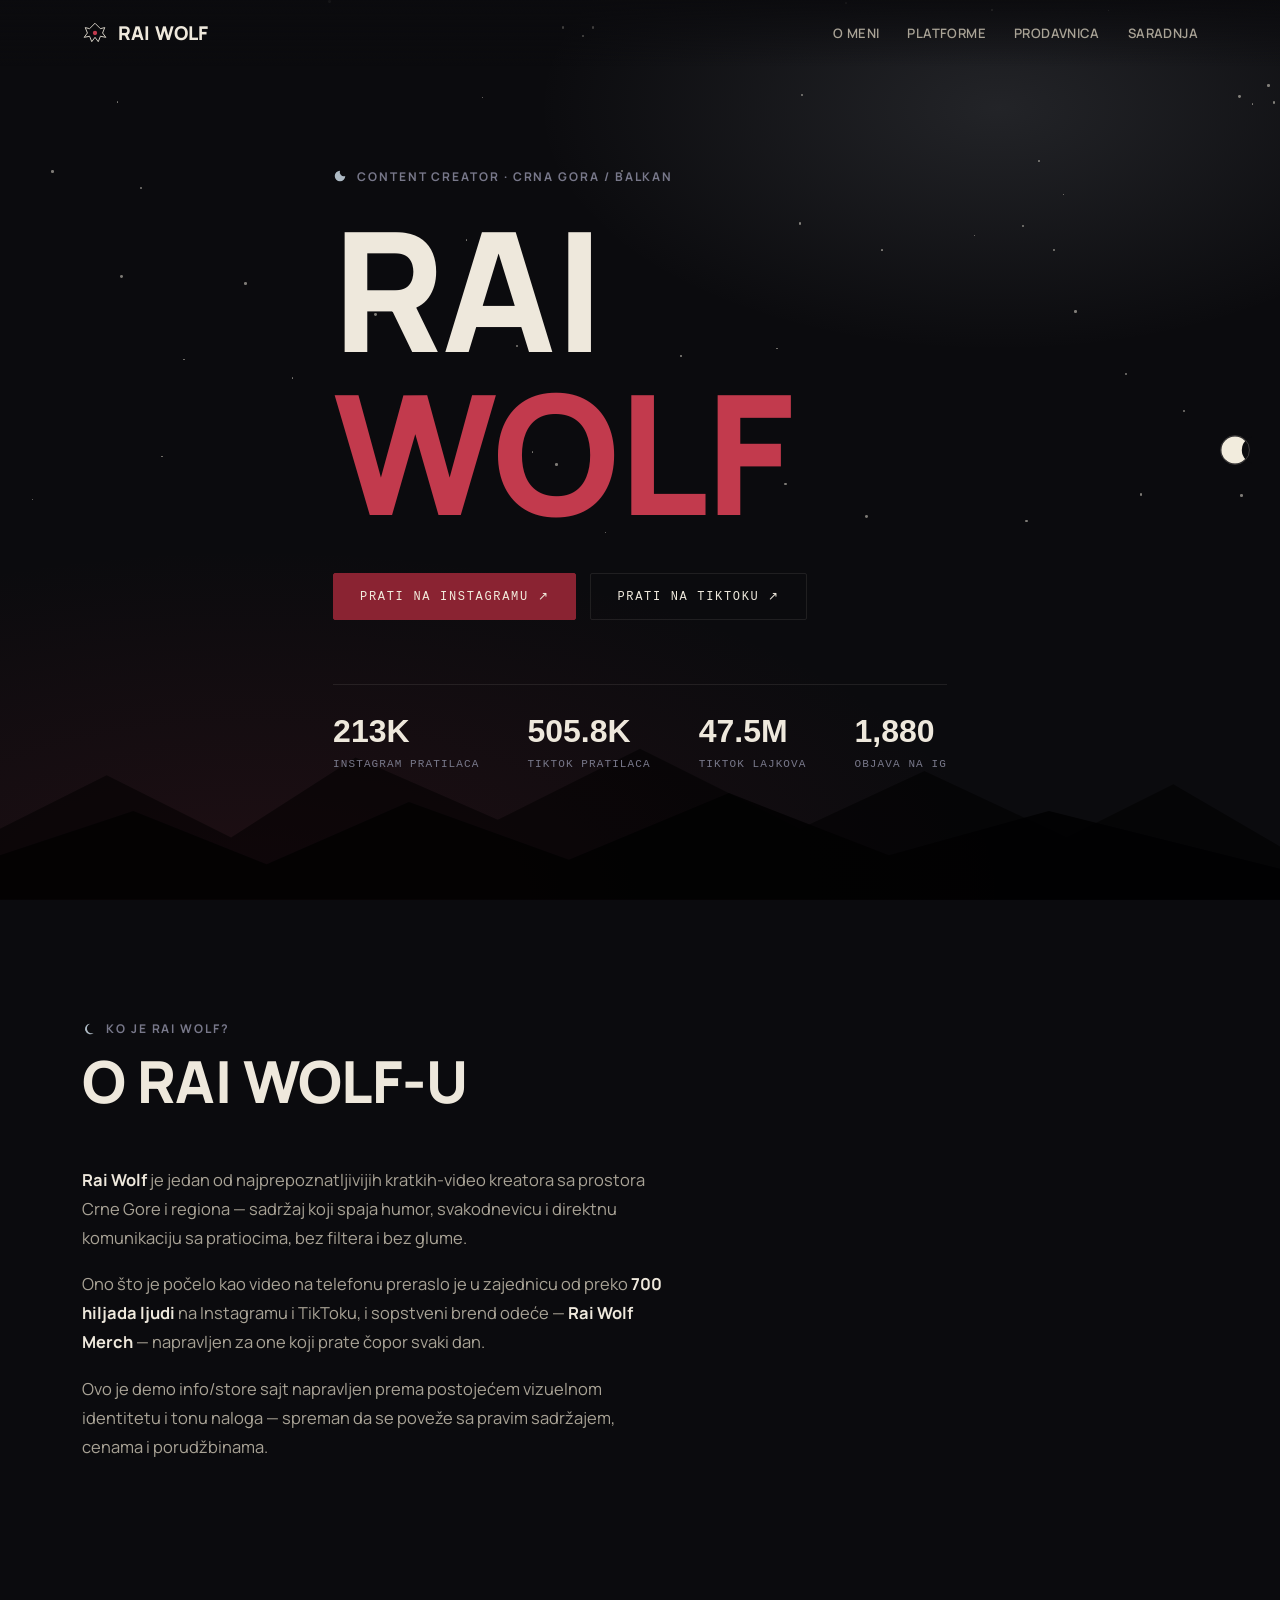
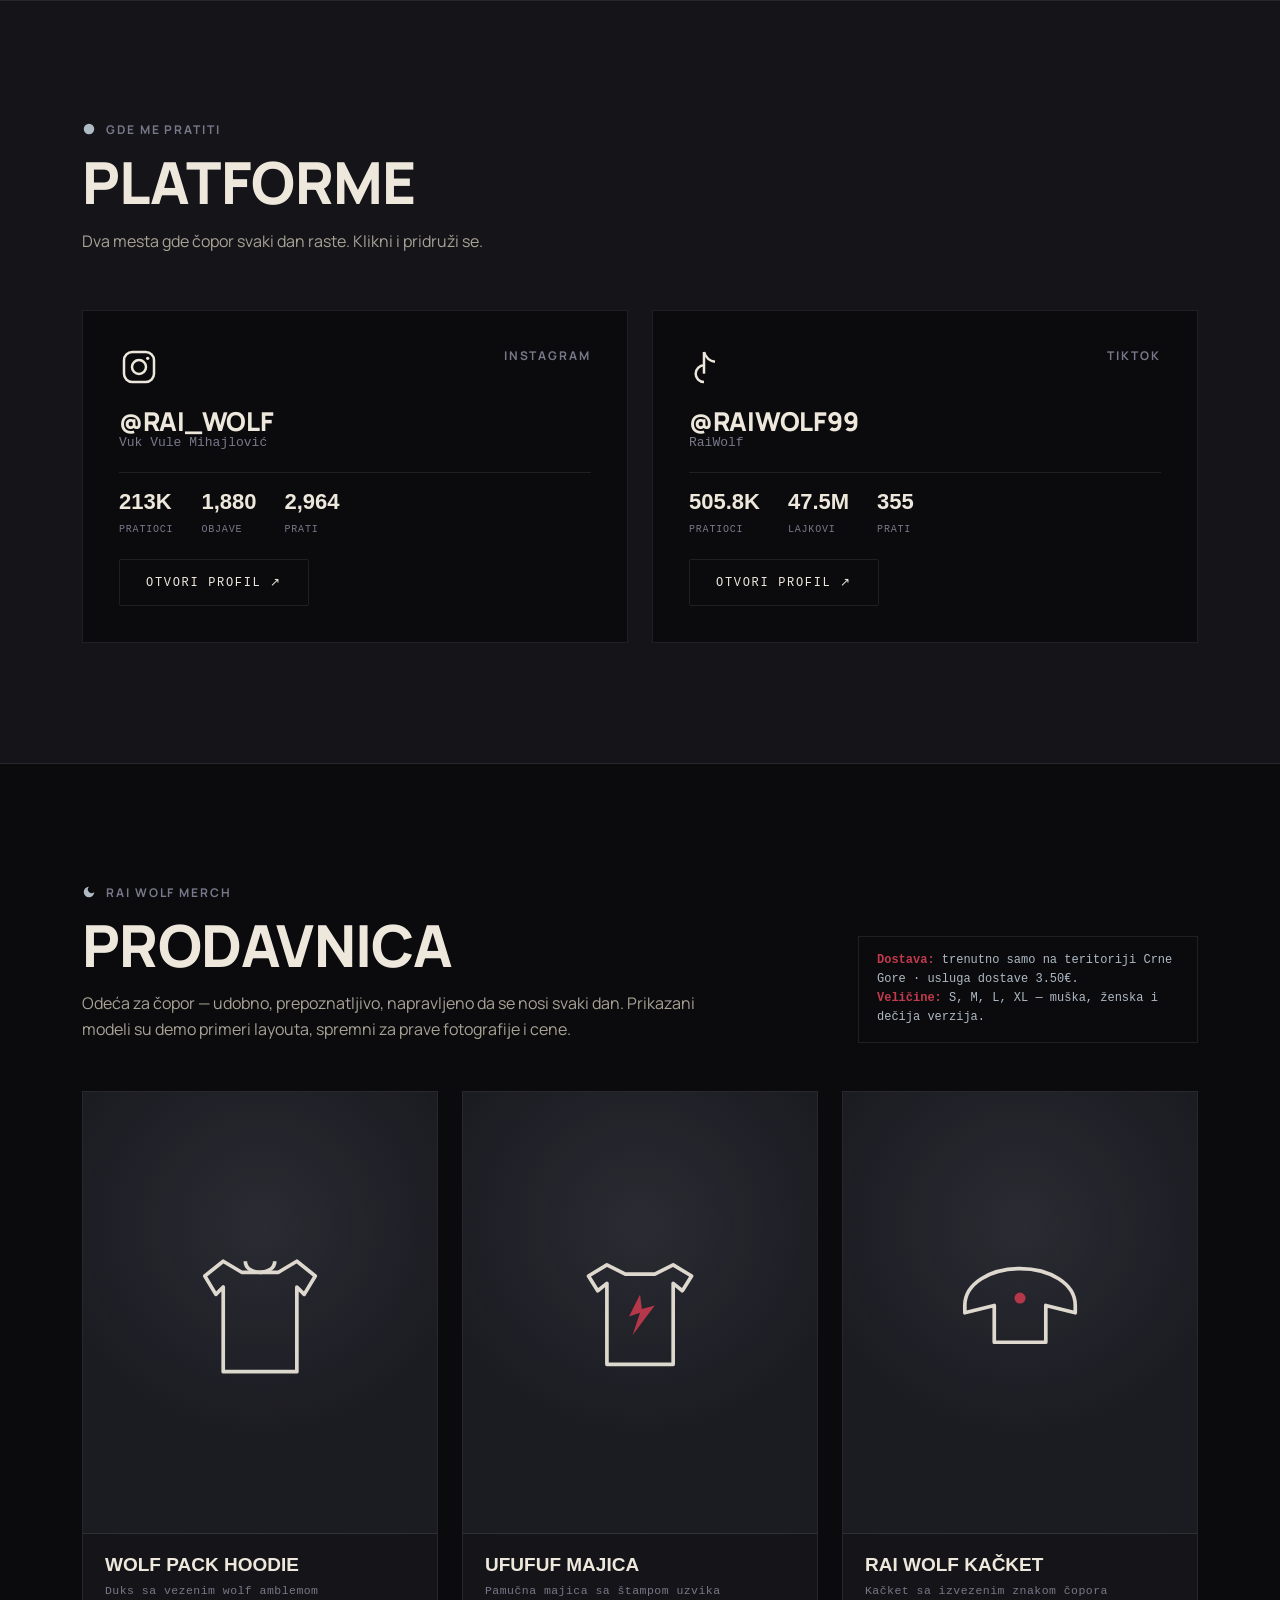
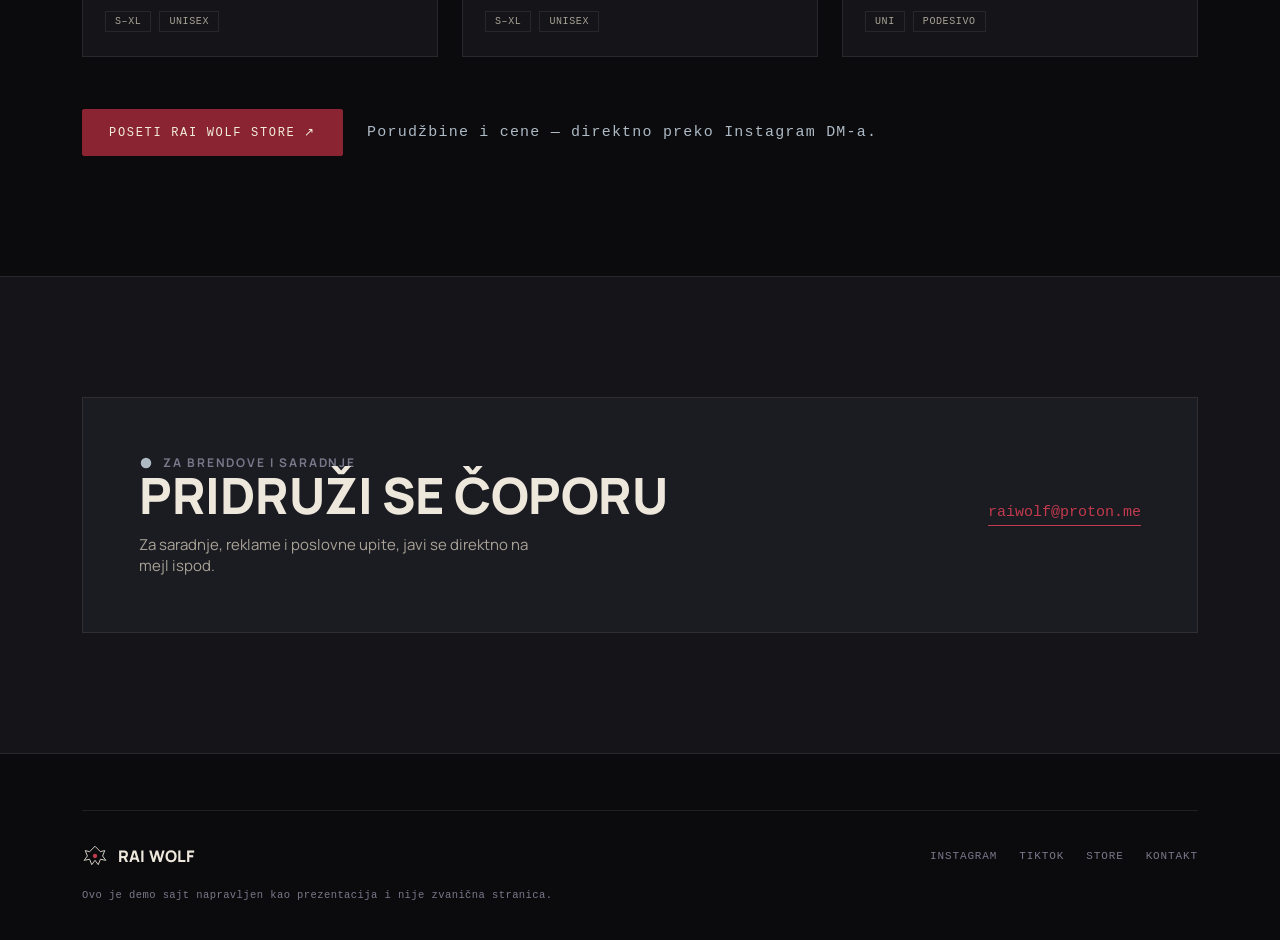
<file: raiwolf.html>
<!DOCTYPE html>
<html lang="sr">
<head>
<meta charset="UTF-8">
<meta name="viewport" content="width=device-width, initial-scale=1.0">
<title>Rai wolf</title>
<link rel="preconnect" href="https://fonts.googleapis.com">
<link rel="preconnect" href="https://fonts.gstatic.com" crossorigin>
<link href="https://fonts.googleapis.com/css2?family=Manrope:wght@400;500;600;700;800&display=swap" rel="stylesheet">
<style>
  :root{
    --bg-0:#0b0b0e;
    --bg-1:#141419;
    --bg-2:#1b1b22;
    --line:rgba(238,232,220,0.09);
    --bone:#eee8dc;
    --bone-dim:#a9a396;
    --grey:#78788a;
    --wine:#8a2332;
    --wine-bright:#c23a4d;
    --silver:#aebac4;
    --moon:#f2ecdd;
  }
  *{margin:0;padding:0;box-sizing:border-box;}
  html{scroll-behavior:smooth;}
  body{
    background:var(--bg-0);
    color:var(--bone);
    font-family:'Manrope',sans-serif;
    overflow-x:hidden;
    -webkit-font-smoothing:antialiased;
  }
  ::selection{background:var(--wine);color:var(--moon);}

  a{color:inherit;text-decoration:none;}
  ul{list-style:none;}
  img,svg{display:block;}

  .eyebrow{
    font-family:'Manrope',sans-serif;
    font-weight:700;
    font-size:12px;
    letter-spacing:0.16em;
    text-transform:uppercase;
    color:var(--grey);
    display:flex;
    align-items:center;
    gap:10px;
  }
  .eyebrow .moon-ico{width:14px;height:14px;flex:none;}

  h1,h2,h3{
    font-family:'Manrope',sans-serif;
    font-weight:800;
    text-transform:uppercase;
    letter-spacing:-0.01em;
    line-height:0.98;
  }

  .wrap{max-width:1180px;margin:0 auto;padding:0 32px;}
  @media(max-width:640px){.wrap{padding:0 20px;}}

  /* ---------- fixed moon progress ---------- */
  #moon-progress{
    position:fixed;
    top:50%;
    right:28px;
    transform:translateY(-50%);
    z-index:60;
    width:34px;height:34px;
  }
  @media(max-width:900px){
    #moon-progress{
      top:0;right:0;left:0;transform:none;
      width:100%;height:3px;border-radius:0;
    }
    #moon-progress svg{display:none;}
    #moon-bar{
      position:absolute;top:0;left:0;height:100%;
      background:var(--wine-bright);
      width:0%;
      transition:width .08s linear;
    }
  }
  #moon-progress svg{width:100%;height:100%;}
  #moon-shadow{transition:transform .08s linear;}

  /* ---------- nav ---------- */
  header{
    position:fixed;top:0;left:0;right:0;z-index:50;
    background:linear-gradient(to bottom, rgba(11,11,14,0.92), rgba(11,11,14,0));
    padding:20px 0;
  }
  header .wrap{display:flex;align-items:center;justify-content:space-between;}
  .brand{display:flex;align-items:center;gap:10px;font-family:'Manrope',sans-serif;font-weight:800;font-size:19px;letter-spacing:0.01em;text-transform:uppercase;}
  .brand svg{width:26px;height:26px;}
  nav.links{display:flex;gap:28px;font-family:'Manrope',sans-serif;font-weight:600;font-size:13px;letter-spacing:0.03em;text-transform:uppercase;color:var(--bone-dim);}
  nav.links a:hover{color:var(--wine-bright);}
  @media(max-width:760px){ nav.links{display:none;} }

  /* ---------- hero ---------- */
  .hero{
    position:relative;
    min-height:100svh;
    display:flex;
    flex-direction:column;
    justify-content:center;
    padding-top:120px;padding-bottom:80px;
    overflow:hidden;
  }
  .hero-bg{
    position:absolute;inset:0;z-index:0;
    background:
      radial-gradient(ellipse 60% 45% at 78% 12%, rgba(178,186,196,0.14), transparent 60%),
      radial-gradient(ellipse 90% 60% at 20% 100%, rgba(138,35,50,0.16), transparent 65%),
      var(--bg-0);
  }
  .stars{position:absolute;inset:0;z-index:0;}
  .star{position:absolute;background:var(--moon);border-radius:50%;opacity:.5;animation:twinkle 4s ease-in-out infinite;}
  @keyframes twinkle{0%,100%{opacity:.15;}50%{opacity:.75;}}

  .ridge{
    position:absolute;left:0;right:0;bottom:0;z-index:1;
    width:100%;height:auto;
    opacity:0.9;
  }

  .hero-content{position:relative;z-index:2;}
  .hero .eyebrow{margin-bottom:22px;}
  .hero h1{
    font-size:clamp(64px,13vw,168px);
    color:var(--bone);
  }
  .hero h1 span{color:var(--wine-bright);}
  .tagline{
    font-family:'JetBrains Mono',monospace;
    font-size:15px;
    letter-spacing:0.08em;
    color:var(--silver);
    margin-top:22px;
    max-width:520px;
  }
  .hero-actions{display:flex;gap:14px;flex-wrap:wrap;margin-top:40px;}
  .btn{
    font-family:'JetBrains Mono',monospace;
    font-size:12px;letter-spacing:0.14em;text-transform:uppercase;
    padding:15px 26px;border-radius:2px;
    border:1px solid var(--line);
    display:inline-flex;align-items:center;gap:10px;
    transition:border-color .2s, background .2s, transform .2s;
  }
  .btn.solid{background:var(--wine);border-color:var(--wine);color:var(--moon);}
  .btn.solid:hover{background:var(--wine-bright);border-color:var(--wine-bright);transform:translateY(-2px);}
  .btn.ghost:hover{border-color:var(--bone-dim);transform:translateY(-2px);}

  .stat-row{
    display:flex;gap:48px;flex-wrap:wrap;
    margin-top:64px;
    padding-top:28px;
    border-top:1px solid var(--line);
  }
  .stat b{
    display:block;font-family:'Anton',sans-serif;font-size:32px;color:var(--bone);
  }
  .stat span{
    font-family:'JetBrains Mono',monospace;font-size:11px;letter-spacing:0.1em;text-transform:uppercase;color:var(--grey);
  }

  /* ---------- sections generic ---------- */
  section{position:relative;padding:120px 0;}
  section.alt{background:var(--bg-1);border-top:1px solid var(--line);border-bottom:1px solid var(--line);}
  .section-head{margin-bottom:56px;max-width:640px;}
  .section-head h2{font-size:clamp(36px,5.5vw,58px);margin-top:16px;}
  .section-head p{margin-top:18px;color:var(--bone-dim);font-size:16px;line-height:1.6;}

  .reveal{opacity:0;transform:translateY(28px);transition:opacity .7s ease, transform .7s ease;}
  .reveal.in{opacity:1;transform:translateY(0);}

  /* ---------- about ---------- */
  .about-grid{display:grid;grid-template-columns:1.1fr 0.9fr;gap:60px;align-items:start;}
  @media(max-width:820px){.about-grid{grid-template-columns:1fr;}}
  .about-copy p{color:var(--bone-dim);font-size:16.5px;line-height:1.75;margin-bottom:18px;}
  .about-copy p b{color:var(--bone);font-weight:700;}
  .quote-card{
    background:var(--bg-2);border:1px solid var(--line);padding:32px;
    font-family:'Anton',sans-serif;font-size:30px;line-height:1.1;color:var(--wine-bright);
  }
  .quote-card small{
    display:block;margin-top:16px;font-family:'JetBrains Mono',monospace;font-size:11px;letter-spacing:0.1em;color:var(--grey);text-transform:uppercase;
  }

  /* ---------- platforms ---------- */
  .plat-grid{display:grid;grid-template-columns:1fr 1fr;gap:24px;}
  @media(max-width:760px){.plat-grid{grid-template-columns:1fr;}}
  .plat-card{
    background:var(--bg-0);border:1px solid var(--line);padding:36px;
    display:flex;flex-direction:column;gap:22px;
    transition:border-color .25s, transform .25s;
  }
  .plat-card:hover{border-color:var(--wine);transform:translateY(-4px);}
  .plat-top{display:flex;justify-content:space-between;align-items:flex-start;}
  .plat-ico{width:40px;height:40px;color:var(--bone);}
  .plat-card h3{font-size:26px;}
  .plat-handle{font-family:'JetBrains Mono',monospace;color:var(--grey);font-size:13px;}
  .plat-nums{display:flex;gap:28px;padding-top:16px;border-top:1px solid var(--line);}
  .plat-nums div b{display:block;font-family:'Anton',sans-serif;font-size:22px;}
  .plat-nums div span{font-family:'JetBrains Mono',monospace;font-size:10px;letter-spacing:0.08em;color:var(--grey);text-transform:uppercase;}
  .plat-cta{margin-top:auto;}

  /* ---------- store ---------- */
  .store-top{display:flex;justify-content:space-between;align-items:flex-end;flex-wrap:wrap;gap:24px;margin-bottom:48px;}
  .store-note{
    font-family:'JetBrains Mono',monospace;font-size:12px;color:var(--silver);
    border:1px solid var(--line);padding:14px 18px;max-width:340px;line-height:1.6;
  }
  .store-note b{color:var(--wine-bright);}
  .product-grid{display:grid;grid-template-columns:repeat(3,1fr);gap:24px;}
  @media(max-width:900px){.product-grid{grid-template-columns:1fr 1fr;}}
  @media(max-width:560px){.product-grid{grid-template-columns:1fr;}}
  .product{
    background:var(--bg-1);border:1px solid var(--line);overflow:hidden;
    transition:transform .25s, border-color .25s;
  }
  .product:hover{transform:translateY(-6px);border-color:var(--bone-dim);}
  .product-art{
    aspect-ratio:4/5;position:relative;
    display:flex;align-items:center;justify-content:center;
    background:
      radial-gradient(circle at 50% 30%, rgba(178,186,196,0.10), transparent 60%),
      var(--bg-2);
    border-bottom:1px solid var(--line);
  }
  .product-art svg{width:52%;height:52%;opacity:.92;}
  .product-info{padding:20px 22px 24px;}
  .product-info h4{font-family:'Anton',sans-serif;font-size:19px;text-transform:uppercase;}
  .product-info p{font-family:'JetBrains Mono',monospace;font-size:11.5px;color:var(--grey);margin-top:8px;letter-spacing:0.04em;}
  .product-tags{display:flex;gap:8px;margin-top:14px;flex-wrap:wrap;}
  .tag{font-family:'JetBrains Mono',monospace;font-size:10px;letter-spacing:0.06em;color:var(--bone-dim);border:1px solid var(--line);padding:4px 9px;text-transform:uppercase;}

  .store-cta{margin-top:52px;display:flex;align-items:center;gap:24px;flex-wrap:wrap;}

  /* ---------- contact ---------- */
  .contact-box{
    display:flex;justify-content:space-between;align-items:center;flex-wrap:wrap;gap:32px;
    padding:56px;background:var(--bg-2);border:1px solid var(--line);
  }
  @media(max-width:640px){.contact-box{padding:34px;}}
  .contact-box h2{font-size:clamp(32px,5vw,50px);}
  .contact-box p{color:var(--bone-dim);margin-top:14px;font-size:15px;max-width:420px;}
  .mail-link{
    font-family:'JetBrains Mono',monospace;font-size:15px;color:var(--wine-bright);
    border-bottom:1px solid var(--wine-bright);padding-bottom:4px;
  }

  /* ---------- footer ---------- */
  footer{padding:56px 0 40px;}
  .foot-row{display:flex;justify-content:space-between;align-items:center;flex-wrap:wrap;gap:20px;border-top:1px solid var(--line);padding-top:32px;}
  .foot-row .brand{font-size:16px;}
  .foot-links{display:flex;gap:22px;font-family:'JetBrains Mono',monospace;font-size:11px;letter-spacing:0.08em;text-transform:uppercase;color:var(--grey);}
  .foot-links a:hover{color:var(--bone);}
  .foot-note{font-family:'JetBrains Mono',monospace;font-size:10.5px;color:var(--grey);margin-top:20px;letter-spacing:0.04em;}

  @media (prefers-reduced-motion: reduce){
    *{animation-duration:0.001ms !important; transition-duration:0.001ms !important;}
    html{scroll-behavior:auto;}
  }
</style>
</head>
<body>

<div id="moon-progress" aria-hidden="true">
  <svg viewBox="0 0 40 40">
    <circle cx="20" cy="20" r="16" fill="var(--moon)"/>
    <circle id="moon-shadow" cx="20" cy="20" r="16" fill="var(--bg-0)"/>
    <circle cx="20" cy="20" r="17" fill="none" stroke="rgba(238,232,220,0.25)" stroke-width="1"/>
  </svg>
  <div id="moon-bar"></div>
</div>

<header>
  <div class="wrap">
    <a href="#top" class="brand">
      <svg viewBox="0 0 48 48" fill="none">
        <path d="M24 6L14 16L6 14L10 24L4 32L14 30L18 40L24 32L30 40L34 30L44 32L38 24L42 14L34 16L24 6Z" fill="none" stroke="var(--bone)" stroke-width="1.6" stroke-linejoin="round"/>
        <circle cx="24" cy="24" r="4" fill="var(--wine-bright)"/>
      </svg>
      RAI WOLF
    </a>
    <nav class="links">
      <a href="#o-meni">O meni</a>
      <a href="#platforme">Platforme</a>
      <a href="#prodavnica">Prodavnica</a>
      <a href="#saradnja">Saradnja</a>
    </nav>
  </div>
</header>

<main>

  <!-- HERO -->
  <section class="hero" id="top">
    <div class="hero-bg"></div>
    <div class="stars" id="stars"></div>
    <svg class="ridge" viewBox="0 0 1440 200" preserveAspectRatio="none">
      <path d="M0 200 L0 120 L120 60 L260 130 L400 40 L560 110 L720 30 L900 120 L1040 55 L1200 130 L1320 70 L1440 140 L1440 200 Z" fill="#000000" opacity="0.55"/>
      <path d="M0 200 L0 150 L150 100 L300 160 L460 90 L640 155 L820 80 L1000 150 L1180 100 L1440 165 L1440 200 Z" fill="#000000" opacity="0.85"/>
    </svg>

    <div class="wrap hero-content">
      <div class="eyebrow">
        <svg class="moon-ico" viewBox="0 0 24 24"><path d="M12 3a9 9 0 1 0 9 9 7 7 0 0 1-9-9Z" fill="var(--silver)"/></svg>
        Content creator · Crna Gora / Balkan
      </div>
      <h1>RAI<br><span>WOLF</span></h1>

      <div class="hero-actions">
        <a class="btn solid" href="https://www.instagram.com/rai_wolf/" target="_blank" rel="noopener">
          Prati na Instagramu ↗
        </a>
        <a class="btn ghost" href="https://www.tiktok.com/@raiwolf99" target="_blank" rel="noopener">
          Prati na TikToku ↗
        </a>
      </div>

      <div class="stat-row">
        <div class="stat"><b>213K</b><span>Instagram pratilaca</span></div>
        <div class="stat"><b>505.8K</b><span>TikTok pratilaca</span></div>
        <div class="stat"><b>47.5M</b><span>TikTok lajkova</span></div>
        <div class="stat"><b>1,880</b><span>Objava na IG</span></div>
      </div>
    </div>
  </section>

  <!-- ABOUT -->
  <section id="o-meni">
    <div class="wrap">
      <div class="section-head reveal">
        <div class="eyebrow">
          <svg class="moon-ico" viewBox="0 0 24 24"><path d="M14 3a9 9 0 1 0 6 15.9A7.5 7.5 0 0 1 14 3Z" fill="var(--silver)"/></svg>
          Ko je Rai Wolf?
        </div>
        <h2>O Rai Wolf-u</h2>
      </div>

      <div class="about-grid">
        <div class="about-copy reveal">
          <p><b>Rai Wolf</b> je jedan od najprepoznatljivijih kratkih-video kreatora sa prostora Crne Gore i regiona — sadržaj koji spaja humor, svakodnevicu i direktnu komunikaciju sa pratiocima, bez filtera i bez glume.</p>
          <p>Ono što je počelo kao video na telefonu preraslo je u zajednicu od preko <b>700 hiljada ljudi</b> na Instagramu i TikToku, i sopstveni brend odeće — <b>Rai Wolf Merch</b> — napravljen za one koji prate čopor svaki dan.</p>
          <p>Ovo je demo info/store sajt napravljen prema postojećem vizuelnom identitetu i tonu naloga — spreman da se poveže sa pravim sadržajem, cenama i porudžbinama.</p>
        </div>
      </div>
    </div>
  </section>

  <!-- PLATFORMS -->
  <section class="alt" id="platforme">
    <div class="wrap">
      <div class="section-head reveal">
        <div class="eyebrow">
          <svg class="moon-ico" viewBox="0 0 24 24"><circle cx="12" cy="12" r="9" fill="var(--silver)"/></svg>
          Gde me pratiti
        </div>
        <h2>Platforme</h2>
        <p>Dva mesta gde čopor svaki dan raste. Klikni i pridruži se.</p>
      </div>

      <div class="plat-grid">
        <a class="plat-card reveal" href="https://www.instagram.com/rai_wolf/" target="_blank" rel="noopener">
          <div class="plat-top">
            <svg class="plat-ico" viewBox="0 0 24 24" fill="none" stroke="currentColor" stroke-width="1.5">
              <rect x="3" y="3" width="18" height="18" rx="5"/>
              <circle cx="12" cy="12" r="4.2"/>
              <circle cx="17.2" cy="6.8" r="1" fill="currentColor" stroke="none"/>
            </svg>
            <span class="eyebrow" style="margin:0;">Instagram</span>
          </div>
          <div>
            <h3>@rai_wolf</h3>
            <div class="plat-handle">Vuk Vule Mihajlović</div>
          </div>
          <div class="plat-nums">
            <div><b>213K</b><span>Pratioci</span></div>
            <div><b>1,880</b><span>Objave</span></div>
            <div><b>2,964</b><span>Prati</span></div>
          </div>
          <div class="plat-cta"><span class="btn ghost">Otvori profil ↗</span></div>
        </a>

        <a class="plat-card reveal" href="https://www.tiktok.com/@raiwolf99" target="_blank" rel="noopener">
          <div class="plat-top">
            <svg class="plat-ico" viewBox="0 0 24 24" fill="none" stroke="currentColor" stroke-width="1.5">
              <path d="M9 21a5 5 0 1 1 0-10" />
              <path d="M9 3v13" />
              <path d="M9 3c1 3.2 3.4 5.4 6.6 5.8" />
            </svg>
            <span class="eyebrow" style="margin:0;">TikTok</span>
          </div>
          <div>
            <h3>@raiwolf99</h3>
            <div class="plat-handle">RaiWolf</div>
          </div>
          <div class="plat-nums">
            <div><b>505.8K</b><span>Pratioci</span></div>
            <div><b>47.5M</b><span>Lajkovi</span></div>
            <div><b>355</b><span>Prati</span></div>
          </div>
          <div class="plat-cta"><span class="btn ghost">Otvori profil ↗</span></div>
        </a>
      </div>
    </div>
  </section>

  <!-- STORE -->
  <section id="prodavnica">
    <div class="wrap">
      <div class="store-top">
        <div class="section-head reveal" style="margin-bottom:0;">
          <div class="eyebrow">
            <svg class="moon-ico" viewBox="0 0 24 24"><path d="M12 3a9 9 0 1 0 9 9 6 6 0 0 1-9-9Z" fill="var(--silver)"/><path d="M12 3a9 9 0 0 0 0 18" fill="var(--moon)" opacity="0"/></svg>
            Rai Wolf Merch
          </div>
          <h2>Prodavnica</h2>
          <p>Odeća za čopor — udobno, prepoznatljivo, napravljeno da se nosi svaki dan. Prikazani modeli su demo primeri layouta, spremni za prave fotografije i cene.</p>
        </div>
        <div class="store-note reveal">
          <b>Dostava:</b> trenutno samo na teritoriji Crne Gore · usluga dostave 3.50€.<br>
          <b>Veličine:</b> S, M, L, XL — muška, ženska i dečija verzija.<br>
        </div>
      </div>

      <div class="product-grid">
        <div class="product reveal">
          <div class="product-art">
            <svg viewBox="0 0 100 100" fill="none" stroke="var(--bone)" stroke-width="2">
              <path d="M30 22 L20 30 L26 40 L30 36 L30 82 L70 82 L70 36 L74 40 L80 30 L70 22 L60 28 L40 28 Z" stroke-linejoin="round"/>
              <path d="M42 22 C42 30 58 30 58 22" />
            </svg>
          </div>
          <div class="product-info">
            <h4>Wolf Pack Hoodie</h4>
            <p>Duks sa vezenim wolf amblemom</p>
            <div class="product-tags"><span class="tag">S–XL</span><span class="tag">Unisex</span></div>
          </div>
        </div>

        <div class="product reveal">
          <div class="product-art">
            <svg viewBox="0 0 100 100" fill="none" stroke="var(--bone)" stroke-width="2">
              <path d="M32 24 L22 30 L27 38 L32 34 L32 78 L68 78 L68 34 L73 38 L78 30 L68 24 L58 29 L42 29 Z" stroke-linejoin="round"/>
              <path d="M50 40 L44 52 L50 50 L46 62 L58 46 L51 48 Z" fill="var(--wine-bright)" stroke="none"/>
            </svg>
          </div>
          <div class="product-info">
            <h4>UFUFUF Majica</h4>
            <p>Pamučna majica sa štampom uzvika</p>
            <div class="product-tags"><span class="tag">S–XL</span><span class="tag">Unisex</span></div>
          </div>
        </div>

        <div class="product reveal">
          <div class="product-art">
            <svg viewBox="0 0 100 100" fill="none" stroke="var(--bone)" stroke-width="2">
              <path d="M20 46 C20 34 34 26 50 26 C66 26 80 34 80 46 L80 50 L64 46 L64 66 L36 66 L36 46 L20 50 Z" stroke-linejoin="round"/>
              <circle cx="50" cy="42" r="3" fill="var(--wine-bright)" stroke="none"/>
            </svg>
          </div>
          <div class="product-info">
            <h4>Rai Wolf Kačket</h4>
            <p>Kačket sa izvezenim znakom čopora</p>
            <div class="product-tags"><span class="tag">Uni</span><span class="tag">Podesivo</span></div>
          </div>
        </div>
      </div>

      <div class="store-cta reveal">
        <a class="btn solid" href="https://www.instagram.com/raiwolf.store/" target="_blank" rel="noopener">Poseti Rai Wolf Store ↗</a>
        <span class="tagline" style="margin:0;">Porudžbine i cene — direktno preko Instagram DM-a.</span>
      </div>
    </div>
  </section>

  <!-- CONTACT -->
  <section class="alt" id="saradnja">
    <div class="wrap">
      <div class="contact-box reveal">
        <div>
          <div class="eyebrow">
            <svg class="moon-ico" viewBox="0 0 24 24"><circle cx="12" cy="12" r="9" fill="var(--silver)"/></svg>
            Za brendove i saradnje
          </div>
          <h2>Pridruži se čoporu</h2>
          <p>Za saradnje, reklame i poslovne upite, javi se direktno na mejl ispod.</p>
        </div>
        <a class="mail-link" href="mailto:raiwolf@proton.me">raiwolf@proton.me</a>
      </div>
    </div>
  </section>

</main>

<footer>
  <div class="wrap">
    <div class="foot-row">
      <a href="#top" class="brand">
        <svg viewBox="0 0 48 48" fill="none">
          <path d="M24 6L14 16L6 14L10 24L4 32L14 30L18 40L24 32L30 40L34 30L44 32L38 24L42 14L34 16L24 6Z" fill="none" stroke="var(--bone)" stroke-width="1.6" stroke-linejoin="round"/>
          <circle cx="24" cy="24" r="4" fill="var(--wine-bright)"/>
        </svg>
        RAI WOLF
      </a>
      <div class="foot-links">
        <a href="https://www.instagram.com/rai_wolf/" target="_blank" rel="noopener">Instagram</a>
        <a href="https://www.tiktok.com/@raiwolf99" target="_blank" rel="noopener">TikTok</a>
        <a href="https://www.instagram.com/raiwolf.store/" target="_blank" rel="noopener">Store</a>
        <a href="mailto:raiwolf@proton.me">Kontakt</a>
      </div>
    </div>
    <p class="foot-note">Ovo je demo sajt napravljen kao prezentacija i nije zvanična stranica.</p>
  </div>
</footer>

<script>
  // Stars
  const starsEl = document.getElementById('stars');
  const starCount = window.innerWidth < 700 ? 26 : 46;
  for(let i=0;i<starCount;i++){
    const s = document.createElement('div');
    s.className='star';
    const size = Math.random()*2+1;
    s.style.width=size+'px';
    s.style.height=size+'px';
    s.style.left=Math.random()*100+'%';
    s.style.top=Math.random()*60+'%';
    s.style.animationDelay=(Math.random()*4)+'s';
    starsEl.appendChild(s);
  }

  // Reveal on scroll
  const revealEls = document.querySelectorAll('.reveal');
  const io = new IntersectionObserver((entries)=>{
    entries.forEach(e=>{
      if(e.isIntersecting){ e.target.classList.add('in'); io.unobserve(e.target); }
    });
  },{threshold:0.15});
  revealEls.forEach(el=>io.observe(el));

  // Moon phase scroll progress
  const shadow = document.getElementById('moon-shadow');
  const moonBar = document.getElementById('moon-bar');
  function updateMoon(){
    const h = document.documentElement;
    const scrollTop = h.scrollTop || document.body.scrollTop;
    const height = h.scrollHeight - h.clientHeight;
    const progress = Math.min(Math.max(scrollTop / height, 0), 1); // 0 = new moon, 1 = full moon
    // shift shadow circle from fully covering (cx=32, offset right) to fully off (cx=8, offset left)
    const offset = 24 - progress*24; // 24 -> new moon (shadow centered/covering), 0 -> full moon (shadow moved away)
    const cx = 20 + offset;
    shadow.setAttribute('cx', cx);
    if(moonBar) moonBar.style.width = (progress*100)+'%';
  }
  document.addEventListener('scroll', updateMoon, {passive:true});
  window.addEventListener('resize', updateMoon);
  updateMoon();
</script>

</body>
</html>
</file>
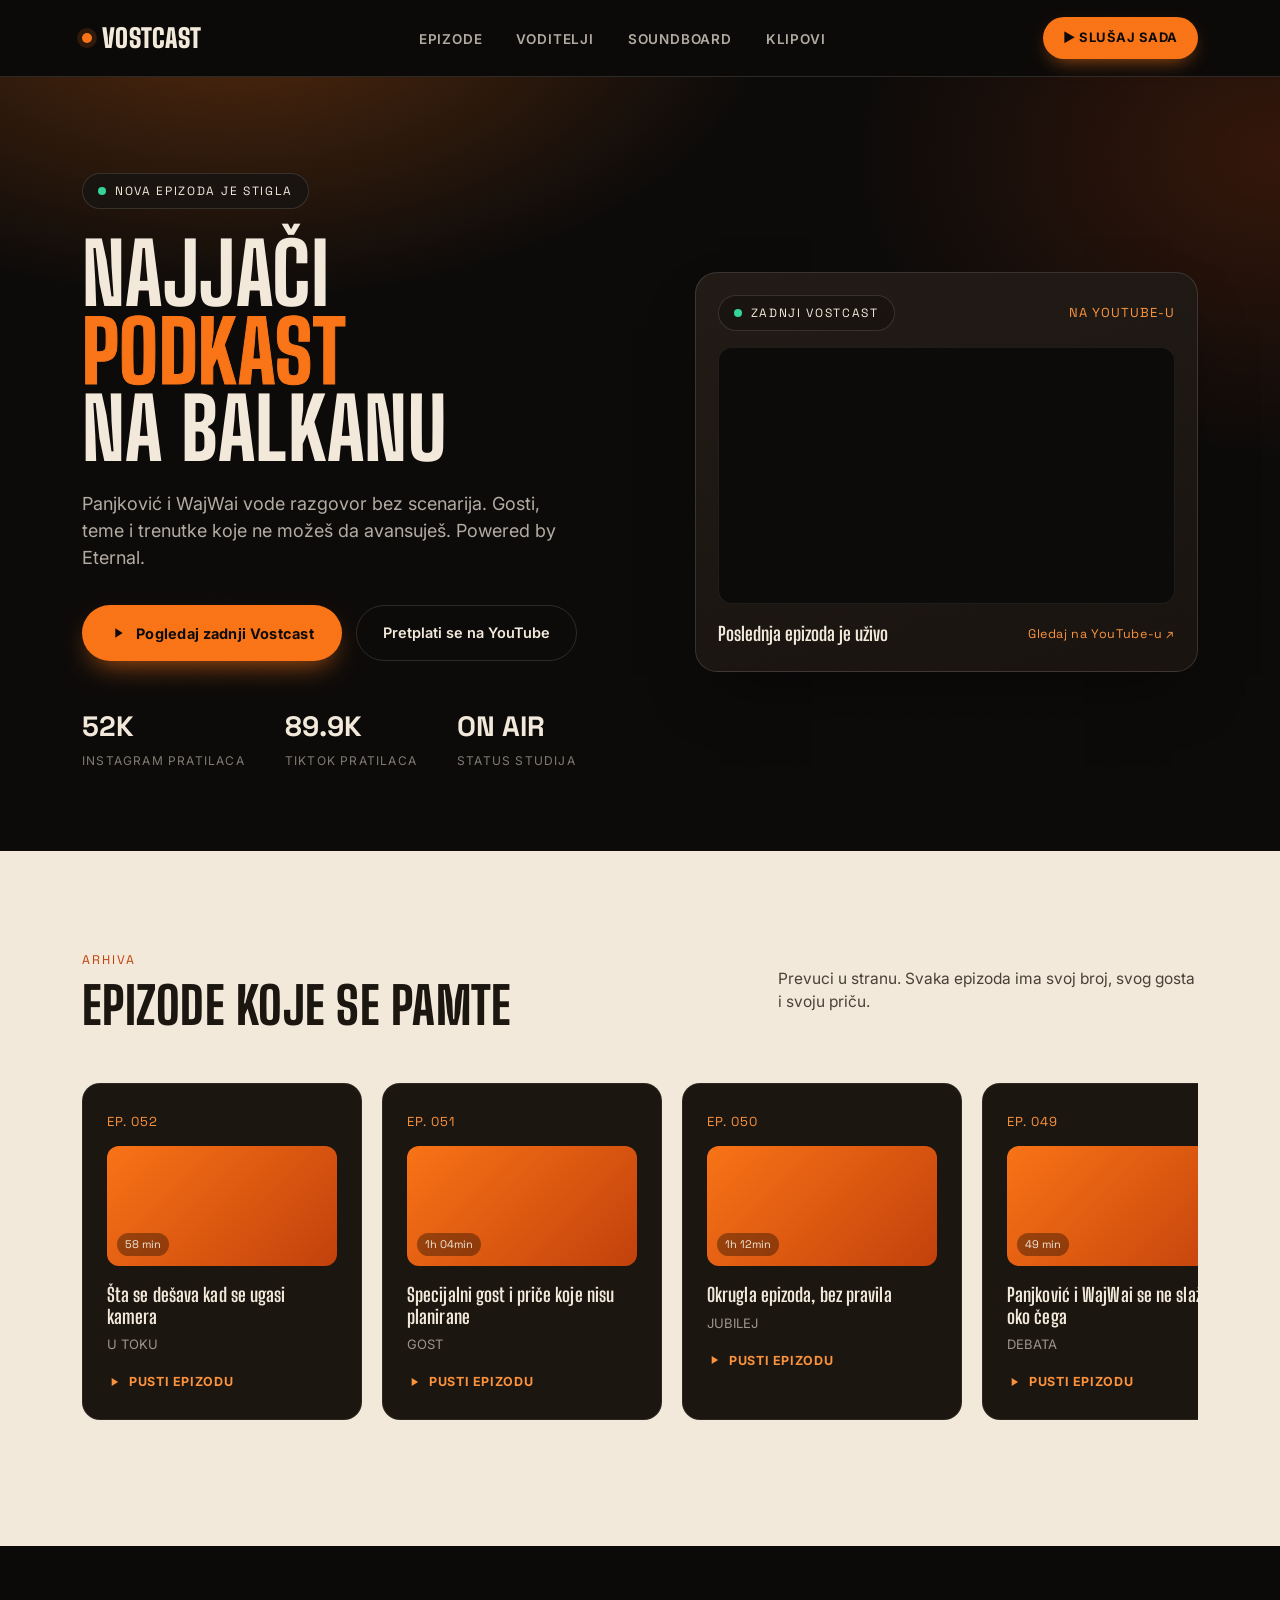
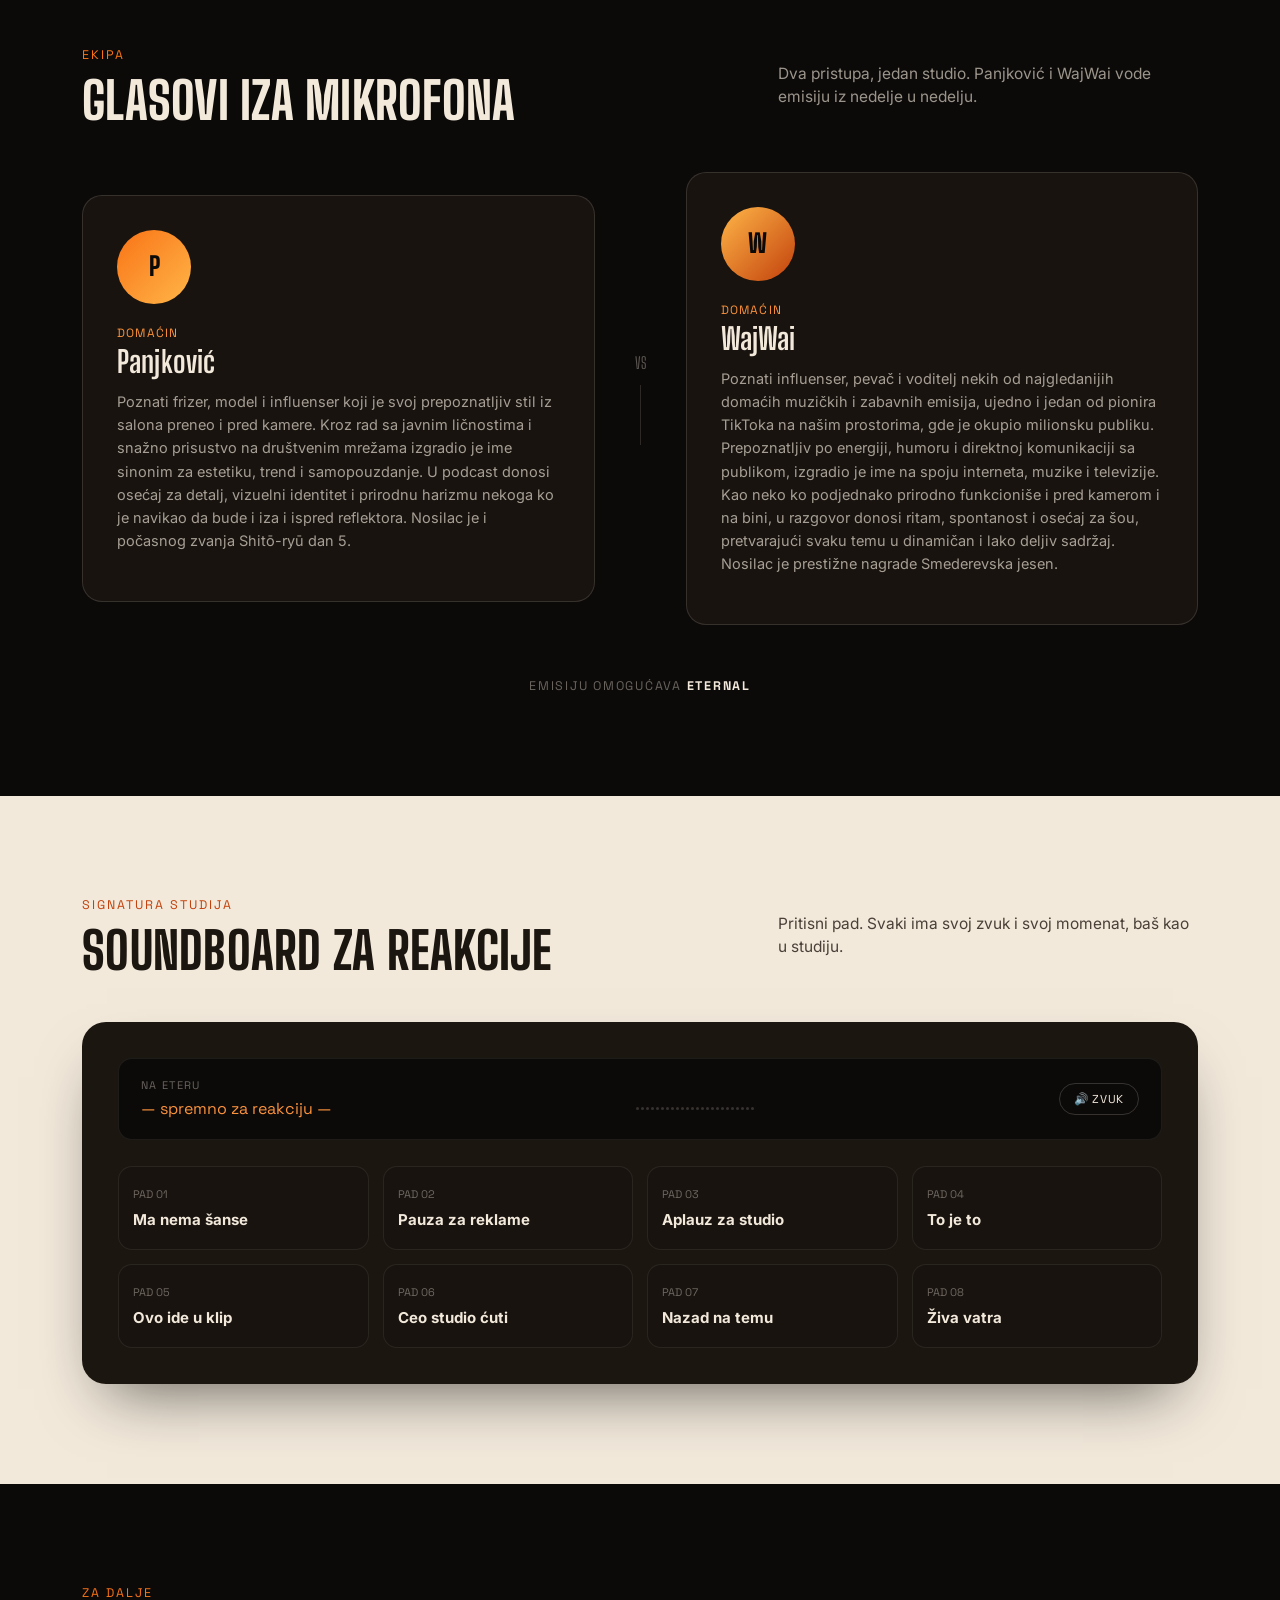
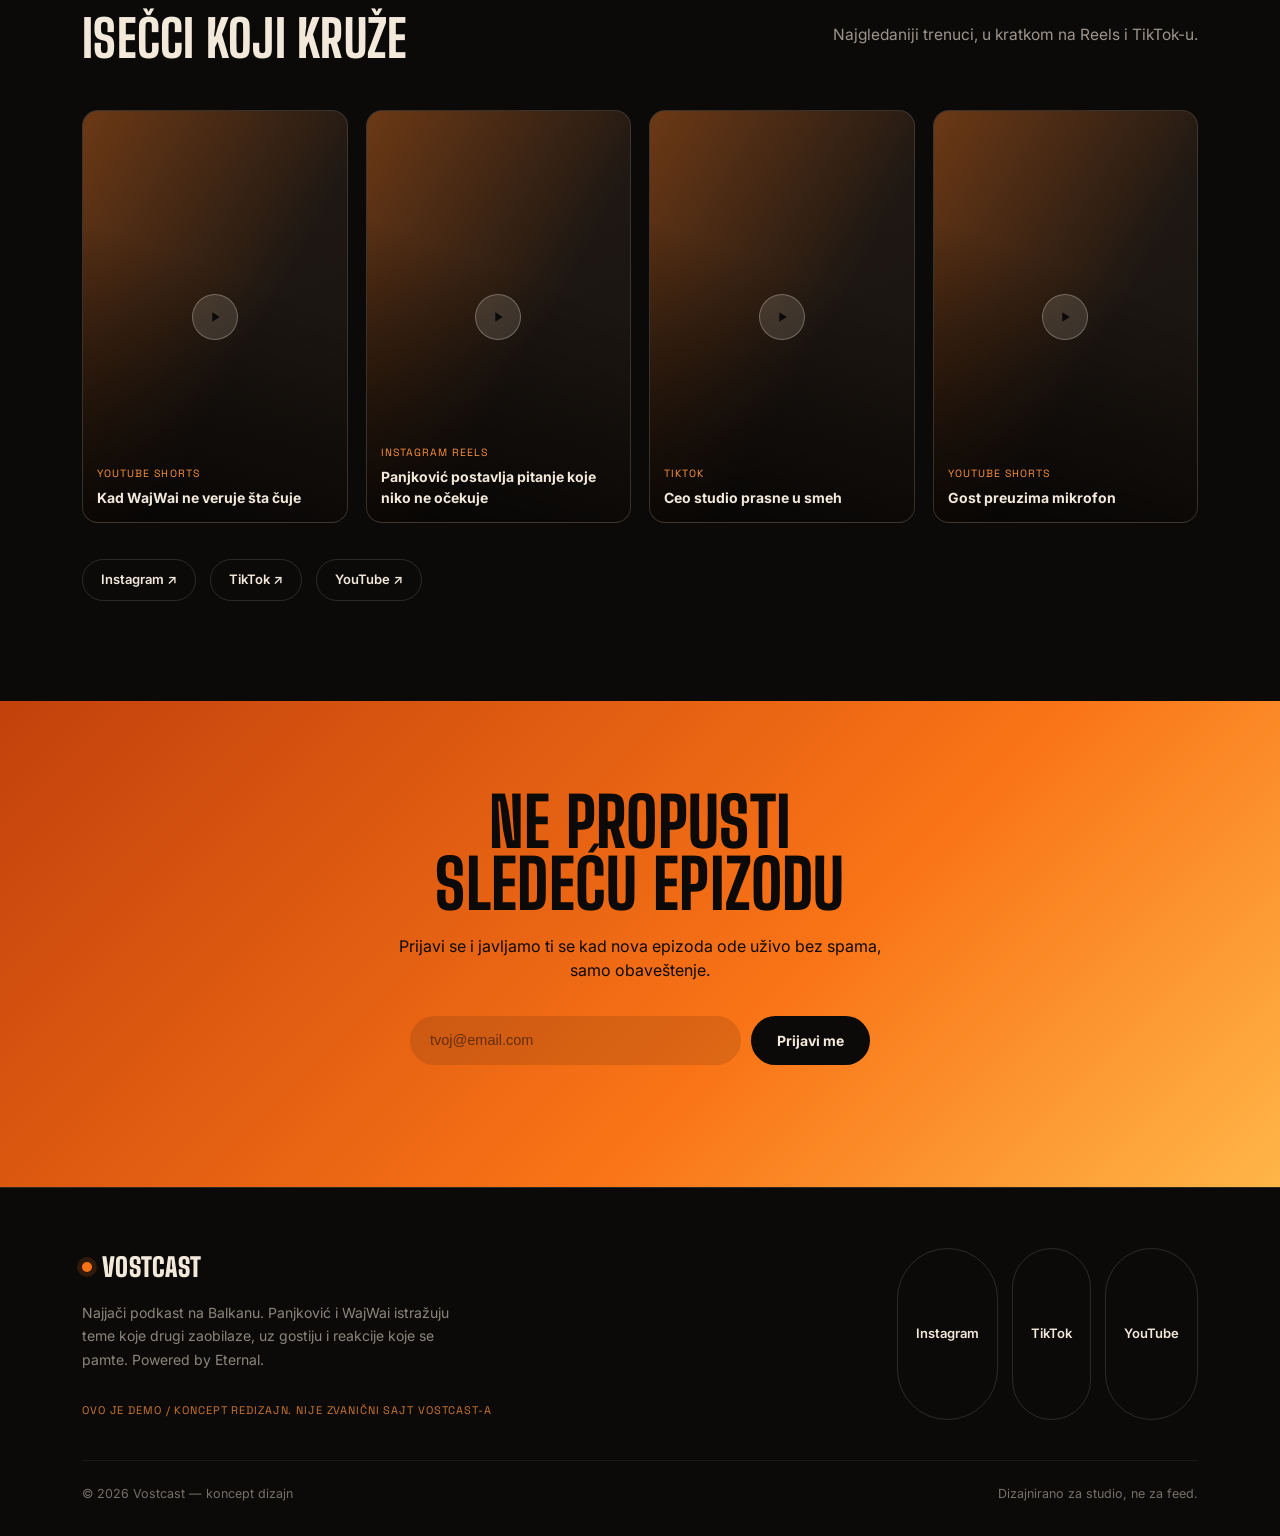
<file: vostcast.html>
<!DOCTYPE html>
<html lang="sr">
<head>
<meta charset="UTF-8">
<meta name="viewport" content="width=device-width, initial-scale=1.0">
<title>VOSTCAST - Najjači podkast na Balkanu</title>
<meta name="theme-color" content="#f97316">
<link rel="preconnect" href="https://fonts.googleapis.com">
<link rel="preconnect" href="https://fonts.gstatic.com" crossorigin>
<link href="https://fonts.googleapis.com/css2?family=Big+Shoulders+Display:wght@600;700;800;900&family=Space+Grotesk:wght@400;500;600;700&family=Inter:wght@400;500;600;700;800&display=swap" rel="stylesheet">
<style>
  :root{
    --void:#0c0a09;
    --void-2:#18130f;
    --void-3:#211a15;
    --paper:#f2e9db;
    --paper-2:#e9dcc6;
    --ink:#1c1611;
    --ink-soft:#4a4038;
    --orange:#f97316;
    --orange-soft:#fb923c;
    --ember:#c2410c;
    --gold:#ffb648;
    --on-air:#34d399;
    --line-dark: rgba(242,233,219,0.14);
    --line-light: rgba(28,22,17,0.14);
    --shadow-hard: 0 30px 60px -25px rgba(0,0,0,0.6);
    --ease: cubic-bezier(.16,.84,.44,1);
  }

  *,*::before,*::after{ box-sizing:border-box; }
  html{ scroll-behavior:smooth; }
  body{
    margin:0;
    background:var(--void);
    color:var(--paper);
    font-family:'Inter', sans-serif;
    font-size:16px;
    line-height:1.5;
    -webkit-font-smoothing:antialiased;
    overflow-x:hidden;
  }
  ::selection{ background:var(--orange); color:var(--void); }

  h1,h2,h3,.display{
    font-family:'Big Shoulders Display', sans-serif;
    text-transform:uppercase;
    font-weight:800;
    line-height:0.92;
    letter-spacing:0.005em;
    margin:0;
  }
  .mono{ font-family:'Space Grotesk', monospace; }
  a{ color:inherit; }
  button{ font-family:inherit; }

  .wrap{ max-width:1180px; margin:0 auto; padding:0 32px; }

  a:focus-visible, button:focus-visible, input:focus-visible{
    outline:2px solid var(--orange);
    outline-offset:3px;
    border-radius:4px;
  }

  .grain{
    position:fixed; inset:0; z-index:999; pointer-events:none;
    opacity:0.05; mix-blend-mode:overlay;
    background-image:url("data:image/svg+xml,%3Csvg xmlns='http://www.w3.org/2000/svg' width='120' height='120'%3E%3Cfilter id='n'%3E%3CfeTurbulence type='fractalNoise' baseFrequency='0.9' numOctaves='2' stitchTiles='stitch'/%3E%3C/filter%3E%3Crect width='100%25' height='100%25' filter='url(%23n)'/%3E%3C/svg%3E");
  }

  header{
    position:sticky; top:0; z-index:100;
    background:rgba(12,10,9,0.82);
    backdrop-filter:blur(14px);
    border-bottom:1px solid var(--line-dark);
  }
  nav.wrap{
    display:flex; align-items:center; justify-content:space-between;
    height:76px;
  }
  .logo{
    display:flex; align-items:center; gap:10px;
    font-family:'Big Shoulders Display', sans-serif;
    font-weight:900; font-size:26px; letter-spacing:0.01em;
    text-decoration:none; color:var(--paper);
  }
  .logo .dot{
    width:10px; height:10px; border-radius:50%;
    background:var(--orange);
    box-shadow:0 0 0 5px rgba(249,115,22,0.15);
  }
  .nav-links{ display:flex; gap:34px; list-style:none; margin:0; padding:0; }
  .nav-links a{
    text-decoration:none; color:var(--paper);
    font-size:13.5px; font-weight:600; letter-spacing:0.06em; text-transform:uppercase;
    opacity:0.72; transition:opacity .2s;
    position:relative;
  }
  .nav-links a:hover{ opacity:1; }
  .nav-cta{
    display:inline-flex; align-items:center; gap:8px;
    background:var(--orange); color:var(--void);
    font-weight:700; font-size:13px; letter-spacing:0.04em; text-transform:uppercase;
    padding:11px 20px; border-radius:100px; text-decoration:none;
    box-shadow:0 8px 20px -8px rgba(249,115,22,0.7);
    transition:transform .2s var(--ease), box-shadow .2s;
    border:none; cursor:pointer;
  }
  .nav-cta:hover{ transform:translateY(-2px); box-shadow:0 12px 26px -8px rgba(249,115,22,0.85); }
  .burger{ display:none; background:none; border:none; color:var(--paper); }

  @media (max-width:880px){
    .nav-links{ display:none; }
    .burger{ display:block; }
  }

  .hero{
    position:relative;
    padding:96px 0 80px;
    overflow:hidden;
    background:
      radial-gradient(ellipse 900px 500px at 18% -10%, rgba(249,115,22,0.30), transparent 60%),
      radial-gradient(ellipse 700px 500px at 100% 10%, rgba(194,65,12,0.22), transparent 60%),
      var(--void);
  }
  .hero-grid{
    display:grid; grid-template-columns:1.05fr 0.95fr; gap:56px; align-items:center;
  }
  .badge-live{
    display:inline-flex; align-items:center; gap:9px;
    background:var(--void-2); border:1px solid var(--line-dark);
    padding:8px 15px; border-radius:100px;
    font-family:'Space Grotesk',monospace; font-size:12px; letter-spacing:0.14em;
    text-transform:uppercase; color:var(--paper); margin-bottom:26px;
  }
  .pulse-dot{
    width:8px; height:8px; border-radius:50%; background:var(--on-air);
    box-shadow:0 0 0 0 rgba(52,211,153,0.6);
    animation:pulse 1.8s infinite;
  }
  @keyframes pulse{
    0%{ box-shadow:0 0 0 0 rgba(52,211,153,0.55); }
    70%{ box-shadow:0 0 0 9px rgba(52,211,153,0); }
    100%{ box-shadow:0 0 0 0 rgba(52,211,153,0); }
  }
  .hero h1{
    font-size:clamp(46px, 6.6vw, 96px);
    color:var(--paper);
  }
  .hero h1 em{
    font-style:normal; color:var(--orange);
    -webkit-text-stroke:1px var(--orange);
  }
  .hero p.lede{
    font-family:'Inter',sans-serif; font-size:18px; color:rgba(242,233,219,0.72);
    max-width:480px; margin:22px 0 34px; font-weight:400;
  }
  .hero-ctas{ display:flex; gap:14px; flex-wrap:wrap; margin-bottom:44px; }
  .btn-primary{
    background:var(--orange); color:var(--void); border:none;
    padding:16px 28px; border-radius:100px; font-weight:700; font-size:14.5px;
    letter-spacing:0.02em; cursor:pointer; text-decoration:none;
    display:inline-flex; align-items:center; gap:10px;
    box-shadow:0 12px 28px -10px rgba(249,115,22,0.7);
    transition:transform .2s var(--ease), box-shadow .2s;
  }
  .btn-primary:hover{ transform:translateY(-3px); }
  .btn-ghost{
    background:transparent; border:1px solid var(--line-dark); color:var(--paper);
    padding:16px 26px; border-radius:100px; font-weight:600; font-size:14.5px;
    text-decoration:none; transition:border-color .2s, background .2s;
  }
  .btn-ghost:hover{ border-color:var(--orange-soft); background:rgba(249,115,22,0.08); }

  .stat-strip{ display:flex; gap:40px; flex-wrap:wrap; }
  .stat-strip .stat b{
    display:block; font-family:'Space Grotesk',monospace; font-size:28px; font-weight:700; color:var(--paper);
  }
  .stat-strip .stat span{
    font-size:12px; text-transform:uppercase; letter-spacing:0.1em; color:rgba(242,233,219,0.5);
  }

  @keyframes bar{ 0%,100%{ transform:scaleY(0.35);} 50%{ transform:scaleY(1);} }

  .video-card{
    background:linear-gradient(165deg, var(--void-3), var(--void-2));
    border:1px solid var(--line-dark);
    border-radius:22px; padding:22px;
    box-shadow:var(--shadow-hard);
    position:relative;
  }
  .video-card-top{
    display:flex; justify-content:space-between; align-items:center;
    margin-bottom:16px; gap:12px; flex-wrap:wrap;
  }
  .video-card-top .badge-live{ margin-bottom:0; }
  .ep-tag{ font-family:'Space Grotesk',monospace; color:var(--orange-soft); font-size:13px; letter-spacing:0.08em; }
  .video-frame{
    position:relative; width:100%; aspect-ratio:16/9; border-radius:14px; overflow:hidden;
    background:var(--void); border:1px solid rgba(242,233,219,0.08);
  }
  .video-frame iframe{ position:absolute; inset:0; width:100%; height:100%; border:0; }
  .video-card-foot{
    display:flex; justify-content:space-between; align-items:center; gap:12px;
    margin-top:16px; flex-wrap:wrap;
  }
  .ep-title{ font-family:'Big Shoulders Display'; font-weight:700; font-size:19px; text-transform:none; color:var(--paper); }
  .watch-link{
    display:inline-flex; align-items:center; gap:6px;
    font-family:'Space Grotesk',monospace; font-size:12.5px; letter-spacing:0.05em;
    color:var(--orange-soft); text-decoration:none; white-space:nowrap;
  }
  .watch-link:hover{ text-decoration:underline; }

  .section{ padding:100px 0; }
  .section-head{
    display:flex; justify-content:space-between; align-items:flex-end; gap:24px;
    margin-bottom:48px; flex-wrap:wrap;
  }
  .eyebrow{
    font-family:'Space Grotesk',monospace; font-size:12.5px; letter-spacing:0.16em;
    text-transform:uppercase; color:var(--orange); margin-bottom:12px; display:block;
  }
  .section-head h2{ font-size:clamp(34px,4vw,52px); }
  .section-sub{ max-width:420px; font-size:15.5px; opacity:0.62; }

  .on-paper{ background:var(--paper); color:var(--ink); }
  .on-paper .eyebrow{ color:var(--ember); }
  .on-paper h2{ color:var(--ink); }
  .on-paper .section-sub{ color:var(--ink-soft); opacity:1; }

  .rail{
    display:flex; gap:20px; overflow-x:auto; padding:6px 4px 26px;
    scroll-snap-type:x mandatory;
    -webkit-overflow-scrolling:touch;
    cursor:grab;
  }
  .rail.dragging{ cursor:grabbing; }
  .rail::-webkit-scrollbar{ height:6px; }
  .rail::-webkit-scrollbar-thumb{ background:rgba(28,22,17,0.25); border-radius:6px; }

  .ep-card{
    scroll-snap-align:start; flex:0 0 280px;
    background:var(--ink); color:var(--paper);
    border-radius:18px; padding:24px; position:relative; overflow:hidden;
    border:1px solid rgba(242,233,219,0.08);
    transition:transform .35s var(--ease);
  }
  .ep-card:hover{ transform:translateY(-8px); }
  .ep-card .ep-num{
    font-family:'Space Grotesk',monospace; font-size:13px; color:var(--orange-soft); letter-spacing:0.08em;
  }
  .ep-card .ep-artwork{
    height:120px; border-radius:12px; margin:14px 0 18px;
    background:linear-gradient(135deg, var(--orange), var(--ember));
    position:relative; display:flex; align-items:flex-end; padding:10px;
  }
  .ep-card .ep-artwork .ep-len{
    font-family:'Space Grotesk',monospace; font-size:11px; background:rgba(0,0,0,0.35);
    padding:3px 8px; border-radius:100px;
  }
  .ep-card h3{ font-size:19px; text-transform:none; font-weight:700; margin-bottom:8px; line-height:1.15; }
  .ep-card p{ font-size:13px; opacity:0.6; margin:0 0 16px; }
  .ep-play{
    display:inline-flex; align-items:center; gap:8px; font-size:12.5px; font-weight:700;
    text-transform:uppercase; letter-spacing:0.05em; color:var(--orange-soft); cursor:pointer;
    background:none; border:none; padding:0;
  }
  .ep-play svg{ width:14px; height:14px; }

  .hosts-grid{ display:grid; grid-template-columns:1fr auto 1fr; gap:40px; align-items:center; }
  .host-card{
    background:var(--void-2); border:1px solid var(--line-dark); border-radius:20px; padding:34px;
    position:relative; overflow:hidden;
  }
  .host-avatar{
    width:74px; height:74px; border-radius:50%; margin-bottom:20px;
    display:flex; align-items:center; justify-content:center;
    font-family:'Big Shoulders Display'; font-weight:800; font-size:26px;
    color:var(--void);
  }
  .host-avatar.a{ background:linear-gradient(135deg, var(--orange), var(--gold)); }
  .host-avatar.b{ background:linear-gradient(135deg, var(--gold), var(--ember)); }
  .host-role{ font-family:'Space Grotesk',monospace; font-size:12px; letter-spacing:0.1em; text-transform:uppercase; color:var(--orange-soft); margin-bottom:6px; display:block;}
  .host-card h3{ font-size:30px; text-transform:none; font-weight:700; margin-bottom:12px; color:var(--paper); }
  .host-card p{ font-size:14.5px; opacity:0.65; line-height:1.6; }
  .versus{
    display:flex; flex-direction:column; align-items:center; gap:10px;
    font-family:'Big Shoulders Display'; font-size:16px; color:rgba(242,233,219,0.35);
  }
  .versus .vs-line{ width:1px; height:60px; background:var(--line-dark); }
  .powered-badge{
    text-align:center; margin-top:52px; font-family:'Space Grotesk',monospace;
    font-size:12.5px; letter-spacing:0.14em; text-transform:uppercase; color:rgba(242,233,219,0.4);
  }
  .powered-badge b{ color:var(--paper); }

  .board-shell{
    background:var(--ink); color:var(--paper); border-radius:24px; padding:36px;
    box-shadow:var(--shadow-hard);
  }
  .board-screen{
    background:var(--void); border-radius:14px; padding:18px 22px; margin-bottom:26px;
    display:flex; justify-content:space-between; align-items:center; gap:20px;
    border:1px solid rgba(242,233,219,0.08);
  }
  .board-screen-left{ font-family:'Space Grotesk',monospace; font-size:13px; }
  .board-screen-left .label{ color:rgba(242,233,219,0.4); font-size:11px; letter-spacing:0.12em; text-transform:uppercase; display:block; margin-bottom:4px;}
  .board-screen-left .now{ color:var(--orange-soft); font-size:16px; }
  .mini-wave{ display:flex; gap:2px; height:22px; align-items:flex-end; }
  .mini-wave i{ width:3px; background:rgba(242,233,219,0.18); border-radius:2px; height:15%; }
  .mini-wave.active i{ background:var(--on-air); animation:bar .5s ease-in-out infinite; }
  .mute-toggle{
    background:none; border:1px solid rgba(242,233,219,0.18); color:var(--paper);
    border-radius:100px; padding:8px 14px; font-size:11.5px; font-family:'Space Grotesk',monospace;
    letter-spacing:0.06em; cursor:pointer; text-transform:uppercase;
  }
  .pads{ display:grid; grid-template-columns:repeat(4,1fr); gap:14px; }
  .pad{
    background:var(--void-2); border:1px solid rgba(242,233,219,0.08); border-radius:14px;
    padding:20px 14px; text-align:left; cursor:pointer; color:var(--paper);
    transition:transform .12s, border-color .2s, background .2s;
    font-family:'Inter',sans-serif;
  }
  .pad:hover{ border-color:rgba(249,115,22,0.5); }
  .pad:active, .pad.hit{ transform:scale(0.95); background:rgba(249,115,22,0.16); border-color:var(--orange); }
  .pad .pad-num{ font-family:'Space Grotesk',monospace; font-size:11px; color:rgba(242,233,219,0.4); display:block; margin-bottom:10px; }
  .pad .pad-label{ font-weight:700; font-size:15px; line-height:1.2; }

  .clip-grid{ display:grid; grid-template-columns:repeat(4,1fr); gap:18px; }
  .clip-card{
    aspect-ratio:9/14; border-radius:16px; position:relative; overflow:hidden;
    background:linear-gradient(160deg, var(--void-3), var(--void-2));
    border:1px solid var(--line-dark);
  }
  .clip-card .clip-grad{
    position:absolute; inset:0;
    background:linear-gradient(200deg, transparent 40%, rgba(0,0,0,0.75) 100%), linear-gradient(120deg, rgba(249,115,22,0.35), transparent 60%);
  }
  .clip-card .clip-play{
    position:absolute; top:50%; left:50%; transform:translate(-50%,-50%) scale(1);
    width:46px; height:46px; border-radius:50%; background:rgba(242,233,219,0.14);
    border:1px solid rgba(242,233,219,0.3); backdrop-filter:blur(6px);
    display:flex; align-items:center; justify-content:center; transition:transform .3s var(--ease), background .3s;
  }
  .clip-card:hover .clip-play{ transform:translate(-50%,-50%) scale(1.15); background:var(--orange); border-color:var(--orange); }
  .clip-card .clip-play svg{ width:16px; height:16px; }
  .clip-meta{ position:absolute; left:14px; right:14px; bottom:14px; z-index:2; }
  .clip-meta .plat{ font-family:'Space Grotesk',monospace; font-size:10.5px; letter-spacing:0.1em; text-transform:uppercase; color:var(--orange-soft); }
  .clip-meta h4{ font-family:'Inter',sans-serif; font-weight:700; font-size:14px; margin:4px 0 0; text-transform:none; color:var(--paper); }

  .social-links{ display:flex; gap:14px; margin-top:36px; flex-wrap:wrap; }
  .social-links a{
    display:inline-flex; align-items:center; gap:8px; text-decoration:none; color:var(--paper);
    border:1px solid var(--line-dark); padding:10px 18px; border-radius:100px; font-size:13px; font-weight:600;
    transition:border-color .2s, background .2s;
  }
  .social-links a:hover{ border-color:var(--orange-soft); background:rgba(249,115,22,0.08); }

  .cta-section{
    background:linear-gradient(135deg, var(--ember), var(--orange) 60%, var(--gold));
    color:var(--void); padding:90px 0; text-align:center; position:relative; overflow:hidden;
  }
  .cta-section h2{ color:var(--void); font-size:clamp(36px,5.4vw,68px); }
  .cta-section p{ max-width:520px; margin:18px auto 34px; opacity:0.78; font-size:16px; }
  .subscribe-form{ display:flex; gap:10px; justify-content:center; flex-wrap:wrap; max-width:460px; margin:0 auto; }
  .subscribe-form input{
    flex:1; min-width:220px; padding:16px 20px; border-radius:100px; border:none;
    background:rgba(12,10,9,0.12); color:var(--void); font-size:14.5px; font-weight:500;
  }
  .subscribe-form input::placeholder{ color:rgba(12,10,9,0.55); }
  .subscribe-form button{
    background:var(--void); color:var(--paper); border:none; padding:16px 26px; border-radius:100px;
    font-weight:700; font-size:14px; cursor:pointer; white-space:nowrap;
    transition:transform .2s;
  }
  .subscribe-form button:hover{ transform:translateY(-2px); }
  .form-note{ font-size:12.5px; margin-top:14px; opacity:0.65; min-height:18px; }

  footer{ background:var(--void); border-top:1px solid var(--line-dark); padding:60px 0 32px; }
  .foot-grid{ display:flex; justify-content:space-between; gap:40px; flex-wrap:wrap; margin-bottom:40px; }
  .foot-about{ max-width:400px; font-size:14px; opacity:0.55; line-height:1.7; }
  .foot-bottom{
    display:flex; justify-content:space-between; align-items:center; flex-wrap:wrap; gap:12px;
    border-top:1px solid var(--line-dark); padding-top:24px; font-size:12.5px; opacity:0.45;
  }
  .concept-tag{
    display:inline-block; margin-top:16px; font-family:'Space Grotesk',monospace; font-size:11px;
    letter-spacing:0.08em; text-transform:uppercase; color:var(--orange-soft); opacity:0.8;
  }

  .reveal{ opacity:0; transform:translateY(28px); transition:opacity .8s var(--ease), transform .8s var(--ease); }
  .reveal.in-view{ opacity:1; transform:none; }

  @media (prefers-reduced-motion:reduce){
    .pulse-dot, .mini-wave.active i{ animation:none !important; }
    .reveal{ opacity:1; transform:none; transition:none; }
    html{ scroll-behavior:auto; }
  }

  @media (max-width:980px){
    .hero-grid{ grid-template-columns:1fr; }
    .hosts-grid{ grid-template-columns:1fr; }
    .versus{ flex-direction:row; }
    .versus .vs-line{ width:100%; height:1px; }
    .clip-grid{ grid-template-columns:repeat(2,1fr); }
    .pads{ grid-template-columns:repeat(2,1fr); }
  }
  @media (max-width:560px){
    .wrap{ padding:0 20px; }
    .section{ padding:70px 0; }
    .stat-strip{ gap:26px; }
    .clip-grid{ grid-template-columns:repeat(2,1fr); }
  }
</style>
</head>
<body>

<div class="grain"></div>

<header>
  <nav class="wrap">
    <a href="#" class="logo"><span class="dot"></span>VOSTCAST</a>
    <ul class="nav-links">
      <li><a href="#epizode">Epizode</a></li>
      <li><a href="#voditelji">Voditelji</a></li>
      <li><a href="#soundboard">Soundboard</a></li>
      <li><a href="#klipovi">Klipovi</a></li>
    </ul>
    <a href="#slusaj" class="nav-cta">▶ Slušaj sada</a>
    <button class="burger" aria-label="Meni">☰</button>
  </nav>
</header>

<section class="hero" id="slusaj">
  <div class="wrap hero-grid">
    <div>
      <div class="badge-live"><span class="pulse-dot"></span> NOVA EPIZODA JE STIGLA</div>
      <h1>Najjači<br><em>podkast</em><br>na Balkanu</h1>
      <p class="lede">Panjković i WajWai vode razgovor bez scenarija. Gosti, teme i trenutke koje ne možeš da avansuješ. Powered by Eternal.</p>
      <div class="hero-ctas">
        <button class="btn-primary" id="heroPlayCta">
          <svg viewBox="0 0 24 24" fill="currentColor" width="16" height="16"><path d="M8 5v14l11-7z"/></svg>
          Pogledaj zadnji Vostcast
        </button>
        <a class="btn-ghost" href="https://www.youtube.com/@vostcast" target="_blank" rel="noopener">Pretplati se na YouTube</a>
      </div>
      <div class="stat-strip">
        <div class="stat"><b>52K</b><span>Instagram pratilaca</span></div>
        <div class="stat"><b>89.9K</b><span>TikTok pratilaca</span></div>
        <div class="stat"><b>ON AIR</b><span>Status studija</span></div>
      </div>
    </div>

    <div class="video-card" id="videoCard">
      <div class="video-card-top">
        <div class="badge-live" style="margin-bottom:0;"><span class="pulse-dot"></span> ZADNJI VOSTCAST</div>
        <span class="ep-tag mono">NA YOUTUBE-U</span>
      </div>
      <div class="video-frame">
        <iframe src="https://www.youtube.com/embed/tuOmazZHXuQ" title="Zadnji Vostcast" loading="lazy" frameborder="0" allow="accelerometer; autoplay; clipboard-write; encrypted-media; gyroscope; picture-in-picture; web-share" allowfullscreen></iframe>
      </div>
      <div class="video-card-foot">
        <div class="ep-title">Poslednja epizoda je uživo</div>
        <a class="watch-link" href="https://www.youtube.com/watch?v=tuOmazZHXuQ" target="_blank" rel="noopener">Gledaj na YouTube-u ↗</a>
      </div>
    </div>
  </div>
</section>

<section class="section on-paper" id="epizode">
  <div class="wrap">
    <div class="section-head reveal">
      <div>
        <span class="eyebrow">Arhiva</span>
        <h2>Epizode koje se pamte</h2>
      </div>
      <p class="section-sub">Prevuci u stranu. Svaka epizoda ima svoj broj, svog gosta i svoju priču.</p>
    </div>
    <div class="rail reveal" id="rail">
      <!-- episode cards injected by JS -->
    </div>
  </div>
</section>

<section class="section" id="voditelji">
  <div class="wrap">
    <div class="section-head reveal">
      <div>
        <span class="eyebrow">Ekipa</span>
        <h2>Glasovi iza mikrofona</h2>
      </div>
      <p class="section-sub" style="opacity:.62">Dva pristupa, jedan studio. Panjković i WajWai vode emisiju iz nedelje u nedelju.</p>
    </div>

    <div class="hosts-grid reveal">
      <div class="host-card">
        <div class="host-avatar a">P</div>
        <span class="host-role">Domaćin</span>
        <h3>Panjković</h3>
        <p>Poznati frizer, model i influenser koji je svoj prepoznatljiv stil iz salona preneo i pred kamere. Kroz rad sa javnim ličnostima i snažno prisustvo na društvenim mrežama izgradio je ime sinonim za estetiku, trend i samopouzdanje. U podcast donosi osećaj za detalj, vizuelni identitet i prirodnu harizmu nekoga ko je navikao da bude i iza i ispred reflektora. Nosilac je i počasnog zvanja Shitō-ryū dan 5.</p>
      </div>
      <div class="versus">
        <span>VS</span>
        <span class="vs-line"></span>
      </div>
      <div class="host-card">
        <div class="host-avatar b">W</div>
        <span class="host-role">Domaćin</span>
        <h3>WajWai</h3>
        <p>Poznati influenser, pevač i voditelj nekih od najgledanijih domaćih muzičkih i zabavnih emisija, ujedno i jedan od pionira TikToka na našim prostorima, gde je okupio milionsku publiku. Prepoznatljiv po energiji, humoru i direktnoj komunikaciji sa publikom, izgradio je ime na spoju interneta, muzike i televizije. Kao neko ko podjednako prirodno funkcioniše i pred kamerom i na bini, u razgovor donosi ritam, spontanost i osećaj za šou, pretvarajući svaku temu u dinamičan i lako deljiv sadržaj. Nosilac je prestižne nagrade Smederevska jesen.</p>
      </div>
    </div>

    <div class="powered-badge reveal">Emisiju omogućava <b>Eternal</b></div>
  </div>
</section>

<section class="section on-paper" id="soundboard">
  <div class="wrap">
    <div class="section-head reveal">
      <div>
        <span class="eyebrow">Signatura studija</span>
        <h2>Soundboard za reakcije</h2>
      </div>
      <p class="section-sub">Pritisni pad. Svaki ima svoj zvuk i svoj momenat, baš kao u studiju.</p>
    </div>

    <div class="board-shell reveal">
      <div class="board-screen">
        <div class="board-screen-left">
          <span class="label">Na eteru</span>
          <span class="now mono" id="boardNow">— spremno za reakciju —</span>
        </div>
        <div class="mini-wave" id="miniWave"></div>
        <button class="mute-toggle" id="muteBtn">🔊 Zvuk</button>
      </div>
      <div class="pads" id="pads"></div>
    </div>
  </div>
</section>

<section class="section" id="klipovi">
  <div class="wrap">
    <div class="section-head reveal">
      <div>
        <span class="eyebrow">Za dalje</span>
        <h2>Isečci koji kruže</h2>
      </div>
      <p class="section-sub" style="opacity:.62">Najgledaniji trenuci, u kratkom na Reels i TikTok-u.</p>
    </div>

    <div class="clip-grid reveal" id="clipGrid"></div>

    <div class="social-links reveal">
      <a href="https://www.instagram.com/vostcast.tv/" target="_blank" rel="noopener">Instagram ↗</a>
      <a href="https://www.tiktok.com/@vostcast.tv" target="_blank" rel="noopener">TikTok ↗</a>
      <a href="https://www.youtube.com/@vostcast" target="_blank" rel="noopener">YouTube ↗</a>
    </div>
  </div>
</section>

<section class="cta-section">
  <div class="wrap">
    <h2 class="reveal">Ne propusti<br>sledeću epizodu</h2>
    <p class="reveal">Prijavi se i javljamo ti se kad nova epizoda ode uživo bez spama, samo obaveštenje.</p>
    <form class="subscribe-form reveal" id="subForm">
      <input type="email" placeholder="tvoj@email.com" required aria-label="Email adresa">
      <button type="submit">Prijavi me</button>
    </form>
    <div class="form-note" id="formNote"></div>
  </div>
</section>

<footer>
  <div class="wrap">
    <div class="foot-grid">
      <div>
        <a href="#" class="logo"><span class="dot"></span>VOSTCAST</a>
        <p class="foot-about">Najjači podkast na Balkanu. Panjković i WajWai istražuju teme koje drugi zaobilaze, uz gostiju i reakcije koje se pamte. Powered by Eternal.</p>
        <span class="concept-tag">Ovo je demo / koncept redizajn. NIJE ZVANIČNI SAJT VOSTCAST-a</span>
      </div>
      <div class="social-links" style="margin-top:0">
        <a href="https://www.instagram.com/vostcast.tv/" target="_blank" rel="noopener">Instagram</a>
        <a href="https://www.tiktok.com/@vostcast.tv" target="_blank" rel="noopener">TikTok</a>
        <a href="https://www.youtube.com/@vostcast" target="_blank" rel="noopener">YouTube</a>
      </div>
    </div>
    <div class="foot-bottom">
      <span>© 2026 Vostcast — koncept dizajn</span>
      <span>Dizajnirano za studio, ne za feed.</span>
    </div>
  </div>
</footer>

<script>
(function(){
  // ---------- HERO CTA -> SCROLL TO LATEST VIDEO ----------
  const heroCta = document.getElementById('heroPlayCta');
  const videoCard = document.getElementById('videoCard');
  heroCta.addEventListener('click', ()=>{
    videoCard.scrollIntoView({behavior:'smooth', block:'center'});
  });

  // ---------- EPISODES RAIL ----------
  const episodes = [
    {n:'052', title:'Šta se dešava kad se ugasi kamera', tag:'U TOKU', len:'58 min'},
    {n:'051', title:'Specijalni gost i priče koje nisu planirane', tag:'GOST', len:'1h 04min'},
    {n:'050', title:'Okrugla epizoda, bez pravila', tag:'JUBILEJ', len:'1h 12min'},
    {n:'049', title:'Panjković i WajWai se ne slažu ni oko čega', tag:'DEBATA', len:'49 min'},
    {n:'048', title:'Iznenađenje gost upada u razgovor', tag:'IZNENAĐENJE', len:'55 min'},
    {n:'047', title:'Najduža pauza za reklame ikad', tag:'KLASIK', len:'1h 20min'},
  ];
  const rail = document.getElementById('rail');
  rail.innerHTML = episodes.map(e => `
    <article class="ep-card">
      <span class="ep-num mono">EP. ${e.n}</span>
      <div class="ep-artwork"><span class="ep-len mono">${e.len}</span></div>
      <h3>${e.title}</h3>
      <p>${e.tag}</p>
      <button class="ep-play"><svg viewBox="0 0 24 24" fill="currentColor"><path d="M8 5v14l11-7z"/></svg> Pusti epizodu</button>
    </article>
  `).join('');

  // drag-to-scroll on desktop
  let isDown=false, startX, scrollLeft;
  rail.addEventListener('mousedown', e=>{
    isDown=true; rail.classList.add('dragging');
    startX = e.pageX - rail.offsetLeft; scrollLeft = rail.scrollLeft;
  });
  window.addEventListener('mouseup', ()=>{ isDown=false; rail.classList.remove('dragging'); });
  rail.addEventListener('mouseleave', ()=>{ isDown=false; rail.classList.remove('dragging'); });
  rail.addEventListener('mousemove', e=>{
    if(!isDown) return;
    e.preventDefault();
    const x = e.pageX - rail.offsetLeft;
    rail.scrollLeft = scrollLeft - (x - startX)*1.4;
  });

  // ---------- SOUNDBOARD ----------
  const pads = [
    {label:'Ma nema šanse', freq:392, type:'square'},
    {label:'Pauza za reklame', freq:220, type:'sawtooth'},
    {label:'Aplauz za studio', freq:523, type:'triangle'},
    {label:'To je to', freq:660, type:'square'},
    {label:'Ovo ide u klip', freq:294, type:'sawtooth'},
    {label:'Ceo studio ćuti', freq:174, type:'sine'},
    {label:'Nazad na temu', freq:466, type:'triangle'},
    {label:'Živa vatra', freq:740, type:'square'},
  ];
  const padsEl = document.getElementById('pads');
  const boardNow = document.getElementById('boardNow');
  const miniWave = document.getElementById('miniWave');
  const muteBtn = document.getElementById('muteBtn');
  let muted = false;

  for(let i=0;i<24;i++){
    const b = document.createElement('i');
    miniWave.appendChild(b);
  }

  padsEl.innerHTML = pads.map((p,i)=>`
    <button class="pad" data-i="${i}">
      <span class="pad-num mono">PAD ${String(i+1).padStart(2,'0')}</span>
      <span class="pad-label">${p.label}</span>
    </button>
  `).join('');

  let audioCtx = null;
  function ensureCtx(){
    if(!audioCtx){
      const AC = window.AudioContext || window.webkitAudioContext;
      if(AC) audioCtx = new AC();
    }
    return audioCtx;
  }

  function playTone(freq, type){
    if(muted) return;
    const ctx = ensureCtx();
    if(!ctx) return;
    const osc = ctx.createOscillator();
    const gain = ctx.createGain();
    osc.type = type; osc.frequency.value = freq;
    gain.gain.setValueAtTime(0.0001, ctx.currentTime);
    gain.gain.exponentialRampToValueAtTime(0.16, ctx.currentTime + 0.02);
    gain.gain.exponentialRampToValueAtTime(0.0001, ctx.currentTime + 0.5);
    osc.connect(gain).connect(ctx.destination);
    osc.start();
    osc.stop(ctx.currentTime + 0.55);
  }

  let waveTimeout;
  padsEl.addEventListener('click', e=>{
    const btn = e.target.closest('.pad');
    if(!btn) return;
    const i = +btn.dataset.i;
    const p = pads[i];
    playTone(p.freq, p.type);
    btn.classList.add('hit');
    setTimeout(()=> btn.classList.remove('hit'), 220);
    boardNow.textContent = '"' + p.label + '"';
    miniWave.classList.add('active');
    Array.from(miniWave.children).forEach((bar,idx)=>{
      bar.style.height = (15 + Math.random()*85) + '%';
      bar.style.animationDelay = (idx*0.02)+'s';
    });
    clearTimeout(waveTimeout);
    waveTimeout = setTimeout(()=>{
      miniWave.classList.remove('active');
      boardNow.textContent = '— spremno za reakciju —';
      Array.from(miniWave.children).forEach(bar=> bar.style.height = '15%');
    }, 900);
  });

  muteBtn.addEventListener('click', ()=>{
    muted = !muted;
    muteBtn.textContent = muted ? '🔇 Bez zvuka' : '🔊 Zvuk';
  });

  // ---------- CLIPS GRID ----------
  const clips = [
    {plat:'YouTube Shorts', title:'Kad WajWai ne veruje šta čuje'},
    {plat:'Instagram Reels', title:'Panjković postavlja pitanje koje niko ne očekuje'},
    {plat:'TikTok', title:'Ceo studio prasne u smeh'},
    {plat:'YouTube Shorts', title:'Gost preuzima mikrofon'},
  ];
  const clipGrid = document.getElementById('clipGrid');
  clipGrid.innerHTML = clips.map(c=>`
    <div class="clip-card">
      <div class="clip-grad"></div>
      <div class="clip-play"><svg viewBox="0 0 24 24" fill="#0c0a09"><path d="M8 5v14l11-7z"/></svg></div>
      <div class="clip-meta">
        <span class="plat mono">${c.plat}</span>
        <h4>${c.title}</h4>
      </div>
    </div>
  `).join('');

  // ---------- SUBSCRIBE FORM ----------
  const subForm = document.getElementById('subForm');
  const formNote = document.getElementById('formNote');
  subForm.addEventListener('submit', e=>{
    e.preventDefault();
    formNote.textContent = 'Hvala! (ovo je demo forma nije povezana ni na jedan servis)';
    subForm.reset();
  });

  // ---------- SCROLL REVEAL ----------
  const revealEls = document.querySelectorAll('.reveal');
  const io = new IntersectionObserver((entries)=>{
    entries.forEach(entry=>{
      if(entry.isIntersecting){
        entry.target.classList.add('in-view');
        io.unobserve(entry.target);
      }
    });
  }, {threshold:0.15});
  revealEls.forEach(el=> io.observe(el));
})();
</script>

</body>
</html>
</file>
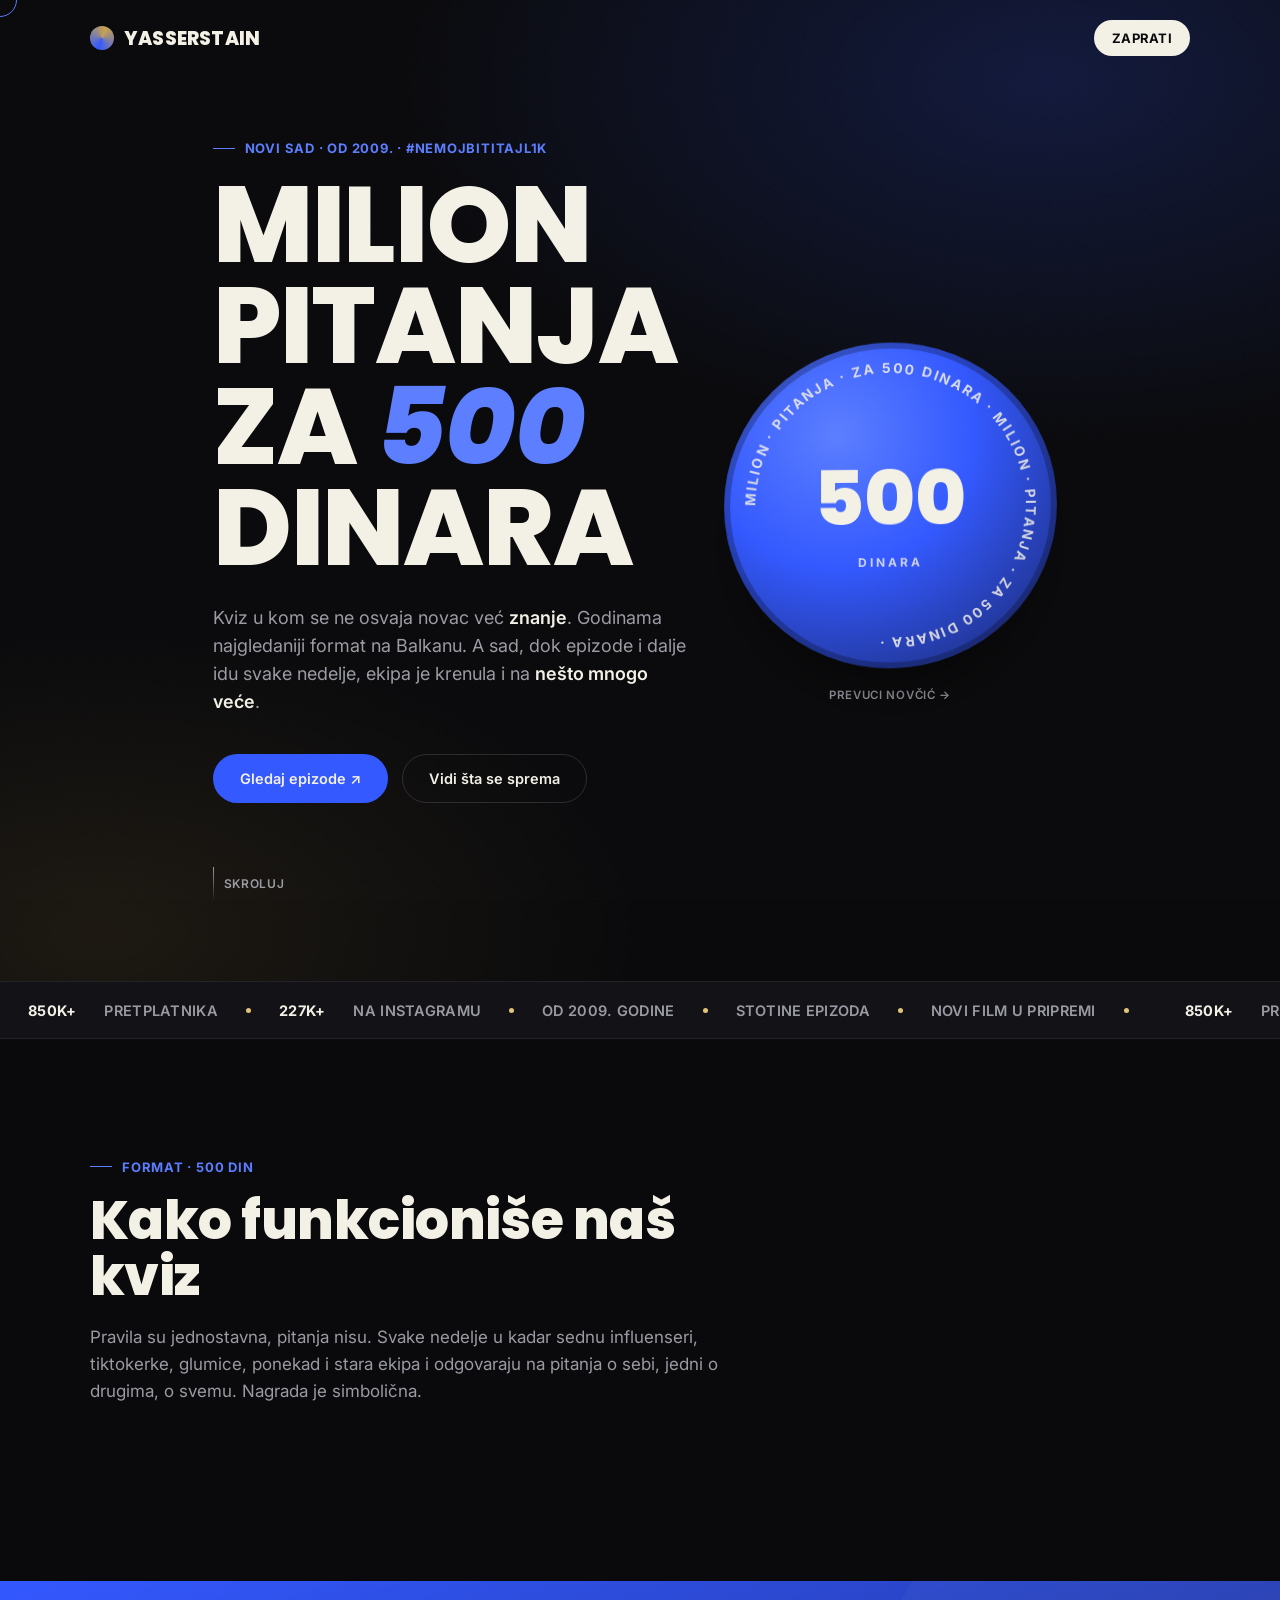
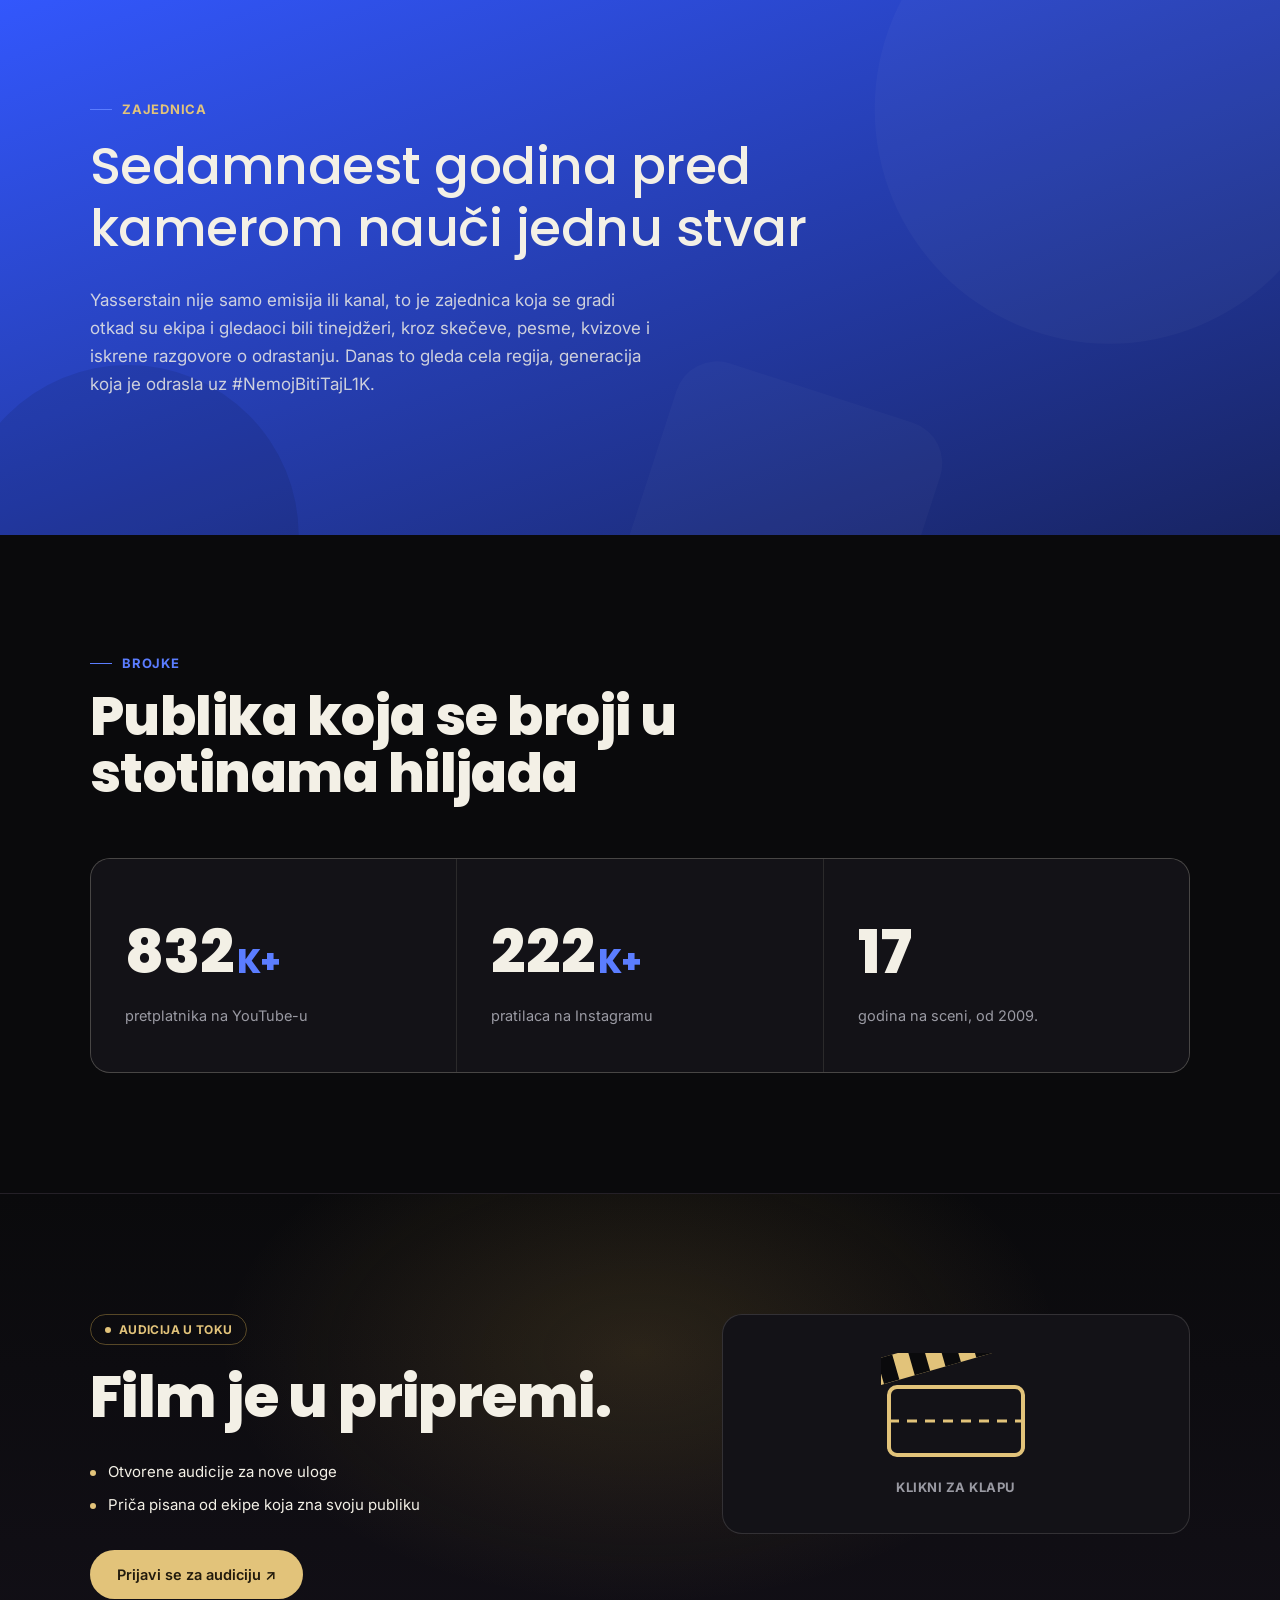
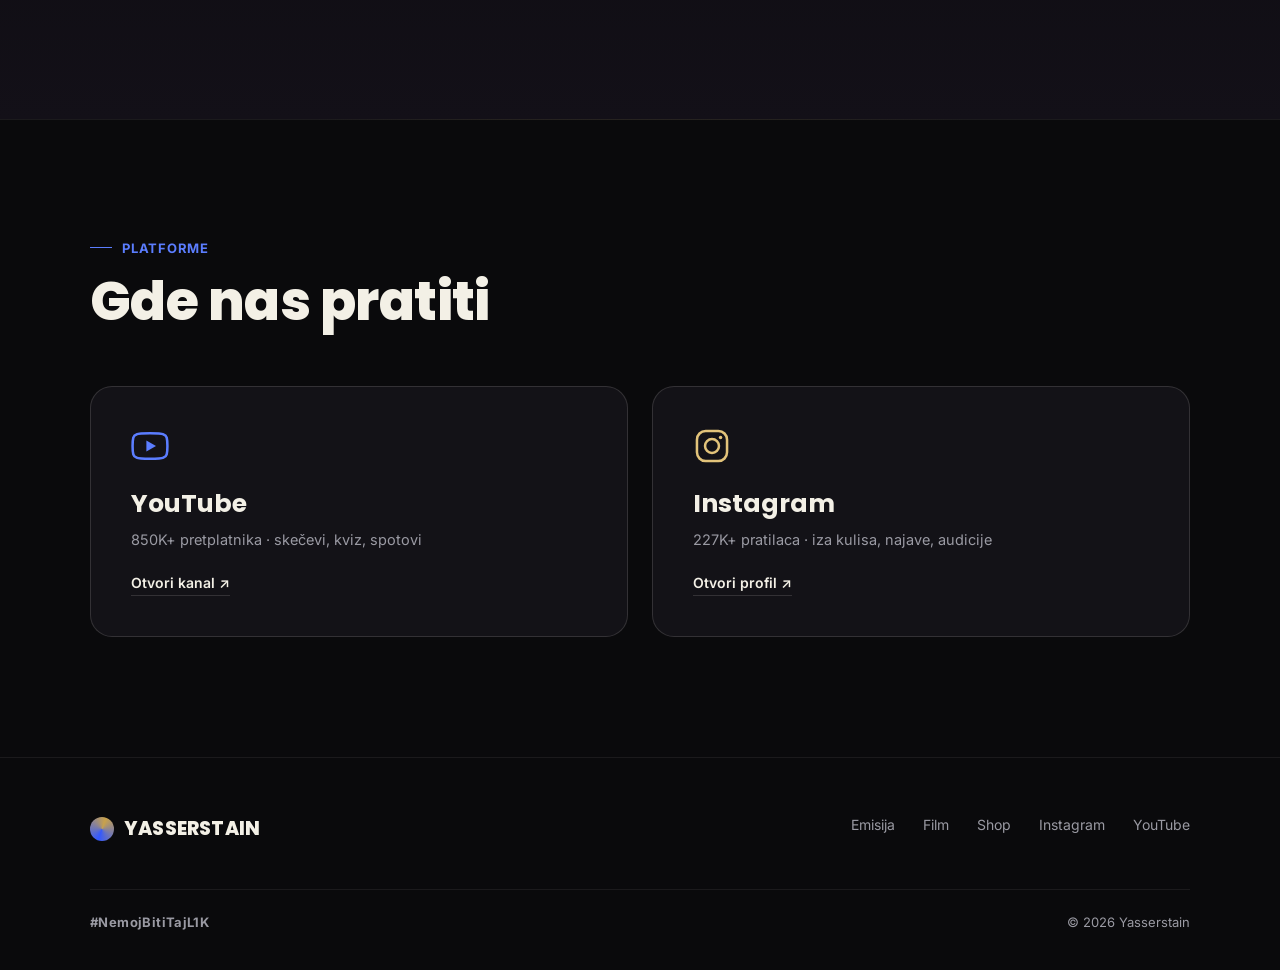
<file: yasserstain.html>
<!DOCTYPE html>
<html lang="sr">
<head>
<meta charset="UTF-8">
<meta name="viewport" content="width=device-width, initial-scale=1.0">
<title>Yasserstain</title>
<meta name="description" content="Yasserstain">
<link rel="preconnect" href="https://fonts.googleapis.com">
<link rel="preconnect" href="https://fonts.gstatic.com" crossorigin>
<link href="https://fonts.googleapis.com/css2?family=Poppins:wght@500;600;700;800;900&family=Inter:wght@400;500;600;700;800&display=swap" rel="stylesheet">
<style>
  :root{
    --ink:#0a0a0c;
    --panel:#131217;
    --panel-2:#1b1a20;
    --steel:#9a9aa3;
    --cream:#f3f0e6;
    --blue:#3358ff;
    --blue-deep:#182463;
    --blue-bright:#5b7dff;
    --brass:#c9a24b;
    --brass-soft:#e2c37a;
    --brass-deep:#5b471c;
    --line: rgba(243,240,230,0.14);
    --line-soft: rgba(243,240,230,0.07);
    --maxw: 1180px;
  }

  *{box-sizing:border-box;}
  html{scroll-behavior:smooth;scroll-padding-top:88px;}
  body{
    margin:0;
    background:var(--ink);
    color:var(--cream);
    font-family:'Inter',sans-serif;
    -webkit-font-smoothing:antialiased;
    overflow-x:hidden;
  }
  img,svg{display:block;max-width:100%;}
  a{color:inherit;}
  button{font-family:inherit;}

  ::selection{background:var(--blue);color:var(--cream);}

  h1,h2,h3{
    font-family:'Poppins',sans-serif;
    font-weight:800;
    margin:0;
    letter-spacing:-0.01em;
  }

  .wrap{
    max-width:var(--maxw);
    margin:0 auto;
    padding:0 40px;
  }

  .eyebrow{
    font-family:'Inter',sans-serif;
    font-weight:700;
    font-size:13px;
    letter-spacing:0.06em;
    text-transform:uppercase;
    color:var(--blue-bright);
    display:flex;
    align-items:center;
    gap:10px;
    margin-bottom:18px;
  }
  .eyebrow::before{
    content:'';
    width:22px;height:1px;
    background:var(--blue-bright);
    display:inline-block;
  }
  .eyebrow.gold{color:var(--brass-soft);}
  .eyebrow.gold::before{background:var(--brass-soft);}

  /* ---------- noise overlay ---------- */
  .grain{
    position:fixed;inset:0;
    pointer-events:none;
    z-index:500;
    opacity:0.05;
    mix-blend-mode:overlay;
    background-image:url("data:image/svg+xml;utf8,<svg xmlns='http://www.w3.org/2000/svg' width='120' height='120'><filter id='n'><feTurbulence type='fractalNoise' baseFrequency='0.9' numOctaves='2' stitchTiles='stitch'/></filter><rect width='100%25' height='100%25' filter='url(%23n)'/></svg>");
  }

  /* ---------- custom cursor ---------- */
  #cursorRing{
    position:fixed;top:0;left:0;
    width:34px;height:34px;
    margin:-17px 0 0 -17px;
    border-radius:50%;
    border:1px solid var(--blue-bright);
    pointer-events:none;
    z-index:600;
    transition:transform .18s ease, border-color .2s ease, opacity .2s ease, width .2s ease, height .2s ease, margin .2s ease;
    opacity:0;
  }
  body.cursor-ready #cursorRing{opacity:1;}
  #cursorRing.grow{width:64px;height:64px;margin:-32px 0 0 -32px;border-color:var(--brass-soft);}

  /* ================= NAV ================= */
  header{
    position:fixed;top:0;left:0;right:0;
    z-index:400;
    padding:20px 0;
    transition:background .35s ease, border-color .35s ease, backdrop-filter .35s ease, padding .35s ease;
    border-bottom:1px solid transparent;
  }
  header.scrolled{
    background:rgba(10,10,12,0.78);
    backdrop-filter:blur(14px) saturate(140%);
    border-color:var(--line-soft);
    padding:14px 0;
  }
  nav.wrap{
    display:flex;align-items:center;justify-content:space-between;
  }
  .logo{
    display:flex;align-items:center;gap:10px;
    font-family:'Poppins',sans-serif;font-weight:800;font-size:19px;
    letter-spacing:0.01em;
    text-decoration:none;
  }
  .logo-coin{
    width:24px;height:24px;border-radius:50%;
    background:conic-gradient(from 200deg, var(--blue), var(--brass) 50%, var(--blue));
    flex:none;
  }
  .navlinks{
    display:flex;gap:34px;
    list-style:none;margin:0;padding:0;
  }
  .navlinks a{
    text-decoration:none;
    font-size:14px;font-weight:500;
    color:var(--steel);
    position:relative;
    padding-bottom:3px;
  }
  .navlinks a:hover{color:var(--cream);}
  .navlinks a::after{
    content:'';position:absolute;left:0;bottom:0;
    width:0;height:1px;background:var(--blue-bright);
    transition:width .25s ease;
  }
  .navlinks a:hover::after{width:100%;}
  .nav-cta{
    font-family:'Inter',sans-serif;
    font-size:13px;letter-spacing:0.02em;text-transform:uppercase;
    background:var(--cream);color:var(--ink);
    padding:10px 18px;border-radius:100px;
    text-decoration:none;font-weight:700;
    transition:background .2s ease, transform .2s ease;
  }
  .nav-cta:hover{background:var(--blue-bright);color:var(--cream);transform:translateY(-1px);}
  .navburger{display:none;}

  /* ================= HERO ================= */
  .hero{
    position:relative;
    min-height:100svh;
    display:flex;
    flex-direction:column;
    justify-content:center;
    padding-top:140px;padding-bottom:80px;
    background:
      radial-gradient(1100px 620px at 82% 8%, rgba(51,88,255,0.20), transparent 60%),
      radial-gradient(900px 500px at 8% 95%, rgba(201,162,75,0.10), transparent 60%),
      var(--ink);
    overflow:hidden;
  }
  .hero-grid{
    display:grid;
    grid-template-columns:1.15fr 0.85fr;
    align-items:center;
    gap:20px;
  }
  .hero h1{
    font-size:clamp(52px, 8.4vw, 118px);
    line-height:0.94;
    color:var(--cream);
  }
  .hero h1 em{
    font-style:italic;
    color:var(--blue-bright);
  }
  .hero-sub{
    max-width:480px;
    margin:26px 0 38px;
    font-size:18px;
    line-height:1.55;
    color:var(--steel);
  }
  .hero-sub b{color:var(--cream);font-weight:600;}
  .cta-row{display:flex;gap:14px;flex-wrap:wrap;}
  .btn{
    display:inline-flex;align-items:center;gap:8px;
    padding:15px 26px;border-radius:100px;
    font-size:14.5px;font-weight:600;
    text-decoration:none;
    transition:transform .2s ease, box-shadow .2s ease, background .2s ease;
    border:1px solid transparent;
  }
  .btn-primary{background:var(--blue);color:var(--cream);}
  .btn-primary:hover{transform:translateY(-2px);box-shadow:0 14px 30px -12px rgba(51,88,255,0.55);}
  .btn-ghost{border-color:var(--line);color:var(--cream);}
  .btn-ghost:hover{border-color:var(--brass-soft);color:var(--brass-soft);transform:translateY(-2px);}

  .scrollcue{
    margin-top:64px;
    display:flex;align-items:center;gap:10px;
    font-family:'Inter',sans-serif;font-weight:600;
    font-size:12px;letter-spacing:0.06em;text-transform:uppercase;
    color:var(--steel);
  }
  .scrollcue .line{width:1px;height:34px;background:linear-gradient(var(--steel),transparent);animation:scrollpulse 1.8s ease-in-out infinite;}
  @keyframes scrollpulse{0%,100%{opacity:.3;}50%{opacity:1;}}

  /* ---- coin ---- */
  .coin-wrap{
    perspective:1700px;
    display:flex;align-items:center;justify-content:center;
    position:relative;
  }
  .coin{
    width:clamp(240px,26vw,360px);
    height:clamp(240px,26vw,360px);
    position:relative;
    transform-style:preserve-3d;
    cursor:grab;
    touch-action:none;
    will-change:transform;
  }
  .coin:active{cursor:grabbing;}
  .coin-face{
    position:absolute;inset:0;
    border-radius:50%;
    backface-visibility:hidden;
    display:flex;align-items:center;justify-content:center;
    box-shadow:0 40px 80px -30px rgba(0,0,0,0.7), inset 0 0 0 6px rgba(0,0,0,0.25);
  }
  .coin-front{
    background:radial-gradient(circle at 34% 28%, #5b7dff 0%, #3358ff 42%, #182463 100%);
    color:var(--cream);
  }
  .coin-back{
    background:radial-gradient(circle at 34% 28%, #f2d68e 0%, #c9a24b 45%, #5b471c 100%);
    color:#211a0c;
    transform:rotateY(180deg);
  }
  .coin-face svg{width:100%;height:100%;}
  .coin-face text{
    font-family:'Inter',sans-serif;
    font-weight:700;
    font-size:12.5px;
    letter-spacing:2px;
    fill:currentColor;
    opacity:0.85;
  }
  .coin-num{
    font-family:'Poppins',sans-serif;font-weight:800;font-size:78px;
  }
  .coin-sub{
    font-family:'Inter',sans-serif;font-weight:700;font-size:12px;letter-spacing:3px;opacity:.8;
  }
  .coin-hint{
    text-align:center;margin-top:16px;
    font-family:'Inter',sans-serif;font-weight:600;
    font-size:11.5px;letter-spacing:.06em;text-transform:uppercase;
    color:var(--steel);
  }

  /* ================= MARQUEE ================= */
  .marquee{
    border-top:1px solid var(--line-soft);
    border-bottom:1px solid var(--line-soft);
    background:var(--panel);
    padding:18px 0;
    overflow:hidden;
    white-space:nowrap;
  }
  .marquee-track{
    display:inline-flex;
    animation:scrollx 32s linear infinite;
  }
  @keyframes scrollx{from{transform:translateX(0);}to{transform:translateX(-50%);}}
  .marquee-item{
    font-family:'Inter',sans-serif;font-weight:600;
    font-size:14.5px;letter-spacing:.02em;text-transform:uppercase;
    color:var(--steel);
    padding:0 28px;
    display:flex;align-items:center;gap:28px;
  }
  .marquee-item b{color:var(--cream);}
  .marquee-item .dot{width:5px;height:5px;border-radius:50%;background:var(--brass-soft);}

  /* ================= SECTION GENERIC ================= */
  section{padding:120px 0;position:relative;}
  .section-head{max-width:640px;margin-bottom:56px;}
  .section-head h2{font-size:clamp(34px,4.2vw,54px);line-height:1.05;}
  .section-head p{color:var(--steel);font-size:17px;line-height:1.6;margin-top:18px;}

  [data-reveal]{
    opacity:0;
    transform:translateY(26px);
    transition:opacity .8s cubic-bezier(.2,.7,.2,1), transform .8s cubic-bezier(.2,.7,.2,1);
  }
  [data-reveal].in{opacity:1;transform:translateY(0);}

  /* ---------- SHOW / SPEC SECTION ---------- */
  .spec-grid{
    display:grid;grid-template-columns:repeat(2,1fr);
    border-top:1px solid var(--line);
    margin-top:10px;
  }
  .spec-row{
    padding:22px 0;border-bottom:1px solid var(--line);
    display:flex;justify-content:space-between;gap:20px;
  }
  .spec-row:nth-child(odd){padding-right:30px;}
  .spec-row:nth-child(even){padding-left:30px;border-left:1px solid var(--line);}
  .spec-label{
    font-family:'Inter',sans-serif;font-weight:700;font-size:12.5px;letter-spacing:.04em;text-transform:uppercase;color:var(--steel);
  }
  .spec-value{font-size:16.5px;font-weight:500;text-align:right;max-width:60%;}

  .guest-grid{
    display:grid;grid-template-columns:repeat(4,1fr);
    gap:16px;margin-top:56px;
  }
  .card{perspective:1200px;height:190px;}
  .card-inner{
    position:relative;width:100%;height:100%;
    transform-style:preserve-3d;
    transition:transform .65s cubic-bezier(.2,.7,.2,1);
    cursor:pointer;
  }
  .card.flipped .card-inner{transform:rotateY(180deg);}
  .card-face{
    position:absolute;inset:0;border-radius:16px;
    backface-visibility:hidden;
    padding:22px;
    display:flex;flex-direction:column;justify-content:space-between;
    border:1px solid var(--line);
  }
  .card-front{background:var(--panel);}
  .card-front .num{font-family:'Inter',sans-serif;font-weight:700;font-size:12.5px;color:var(--brass-soft);letter-spacing:.04em;}
  .card-front .name{font-family:'Poppins',sans-serif;font-size:22px;font-weight:700;}
  .card-front .tap{font-family:'Inter',sans-serif;font-weight:600;font-size:11.5px;color:var(--steel);letter-spacing:.03em;text-transform:uppercase;}
  .card-back{
    background:linear-gradient(155deg, var(--blue-deep), var(--blue));
    transform:rotateY(180deg);
    justify-content:center;
  }
  .card-back p{font-size:15.5px;line-height:1.4;margin:0;font-weight:500;}
  .card:focus-visible .card-inner{outline:2px solid var(--brass-soft);outline-offset:4px;}

  /* ---------- EDITORIAL BLOCK ---------- */
  .editorial{
    background:linear-gradient(160deg, var(--blue) 0%, var(--blue-deep) 100%);
    color:var(--cream);
    overflow:hidden;
  }
  .editorial .wrap{position:relative;z-index:2;}
  .editorial-shapes{position:absolute;inset:0;z-index:1;opacity:.5;}
  .editorial h2{
    font-size:clamp(30px,4.6vw,52px);
    line-height:1.18;
    max-width:820px;
    font-weight:500;
  }
  .editorial p.lede{
    max-width:560px;margin-top:28px;font-size:17px;line-height:1.65;color:rgba(243,240,230,0.82);
  }

  /* ---------- BROJKE / STATS ---------- */
  .stats-grid{
    display:grid;grid-template-columns:repeat(3,1fr);
    gap:1px;background:var(--line);
    border:1px solid var(--line);
    border-radius:20px;overflow:hidden;
    margin-top:20px;
  }
  .stat{background:var(--panel);padding:48px 34px;text-align:left;}
  .stat-value{font-family:'Poppins',sans-serif;font-weight:800;font-size:clamp(40px,5vw,60px);color:var(--cream);display:flex;align-items:baseline;gap:2px;}
  .stat-value .suffix{color:var(--blue-bright);font-size:0.55em;}
  .stat-label{margin-top:10px;color:var(--steel);font-size:14.5px;}

  /* ---------- FILM SECTION ---------- */
  .film{
    background:
      radial-gradient(700px 420px at var(--mx,50%) var(--my,30%), rgba(201,162,75,0.16), transparent 60%),
      linear-gradient(180deg, #0a0a0c 0%, #131018 100%);
    border-top:1px solid var(--line-soft);
    border-bottom:1px solid var(--line-soft);
  }
  .film-grid{display:grid;grid-template-columns:1.1fr 0.9fr;gap:60px;align-items:start;}
  .film h2{font-size:clamp(36px,5vw,58px);color:var(--cream);line-height:1.05;max-width:560px;}
  .film p.lede{color:var(--steel);font-size:17px;line-height:1.65;max-width:520px;margin-top:22px;}
  .film-list{list-style:none;margin:34px 0 0;padding:0;display:flex;flex-direction:column;gap:14px;}
  .film-list li{display:flex;gap:12px;font-size:15px;color:var(--cream);align-items:flex-start;}
  .film-list li::before{content:'';width:6px;height:6px;margin-top:8px;border-radius:50%;background:var(--brass-soft);flex:none;}
  .film-cta{margin-top:36px;}
  .btn-brass{background:var(--brass-soft);color:#211a0c;}
  .btn-brass:hover{transform:translateY(-2px);box-shadow:0 14px 30px -12px rgba(201,162,75,0.5);}

  .clap-stage{
    background:var(--panel);border:1px solid var(--line);border-radius:20px;
    padding:38px;text-align:center;
  }
  .clap-btn{
    background:none;border:none;color:var(--cream);cursor:pointer;
    display:flex;flex-direction:column;align-items:center;gap:16px;
    width:100%;padding:0;
  }
  .clap-btn:disabled{cursor:default;}
  .clap-icon{width:150px;height:110px;color:var(--brass-soft);}
  .clap-top{transform-origin:8px 92px;transform:rotate(-16deg);transition:transform .3s ease;}
  .clap-btn.clapped .clap-top{animation:clapmove .5s ease forwards;}
  @keyframes clapmove{0%{transform:rotate(-16deg);}45%{transform:rotate(3deg);}100%{transform:rotate(0deg);}}
  .clap-label{font-family:'Inter',sans-serif;font-weight:700;font-size:13px;letter-spacing:.04em;text-transform:uppercase;color:var(--steel);}

  .teaser-panel{
    margin-top:26px;padding-top:26px;border-top:1px solid var(--line);
    opacity:0;transform:translateY(10px);
    transition:opacity .5s ease, transform .5s ease;
  }
  .teaser-panel.show{opacity:1;transform:translateY(0);}
  .teaser-panel .big{font-family:'Poppins',sans-serif;font-weight:800;font-size:26px;color:var(--brass-soft);}
  .teaser-panel p{color:var(--steel);font-size:14.5px;line-height:1.55;margin-top:10px;}
  .teaser-panel a{color:var(--cream);text-decoration:underline;text-underline-offset:3px;}

  .badge{
    display:inline-flex;align-items:center;gap:8px;
    font-family:'Inter',sans-serif;font-weight:700;font-size:12px;letter-spacing:.03em;text-transform:uppercase;
    color:var(--brass-soft);border:1px solid rgba(201,162,75,0.4);
    padding:7px 14px;border-radius:100px;margin-bottom:22px;
  }
  .badge .pulse{width:6px;height:6px;border-radius:50%;background:var(--brass-soft);animation:pulse 1.6s ease-in-out infinite;}
  @keyframes pulse{0%,100%{opacity:1;}50%{opacity:.25;}}

  /* ---------- PLATFORMS ---------- */
  .plat-grid{display:grid;grid-template-columns:1fr 1fr;gap:24px;margin-top:10px;}
  .plat-card{
    background:var(--panel);border:1px solid var(--line);border-radius:22px;
    padding:40px;transition:transform .3s ease, border-color .3s ease;
    position:relative;overflow:hidden;
  }
  .plat-card:hover{border-color:var(--blue-bright);}
  .plat-top{display:flex;justify-content:space-between;align-items:flex-start;}
  .plat-icon{width:38px;height:38px;color:var(--blue-bright);}
  .plat-card.gold .plat-icon{color:var(--brass-soft);}
  .plat-name{font-family:'Poppins',sans-serif;font-weight:700;font-size:25px;margin-top:20px;}
  .plat-meta{color:var(--steel);font-size:14.5px;margin-top:8px;}
  .plat-link{
    margin-top:26px;display:inline-flex;align-items:center;gap:8px;
    font-size:14px;font-weight:600;text-decoration:none;color:var(--cream);
    border-bottom:1px solid var(--line);padding-bottom:4px;
  }
  .plat-link:hover{color:var(--blue-bright);border-color:var(--blue-bright);}
  .plat-card.gold .plat-link:hover{color:var(--brass-soft);border-color:var(--brass-soft);}

  /* ---------- FOOTER ---------- */
  footer{
    border-top:1px solid var(--line-soft);
    padding:56px 0 40px;
  }
  .foot-top{
    display:flex;justify-content:space-between;align-items:flex-start;flex-wrap:wrap;gap:30px;
  }
  .foot-links{display:flex;gap:28px;list-style:none;margin:0;padding:0;flex-wrap:wrap;}
  .foot-links a{text-decoration:none;color:var(--steel);font-size:14px;}
  .foot-links a:hover{color:var(--cream);}
  .foot-bottom{
    margin-top:46px;padding-top:24px;border-top:1px solid var(--line-soft);
    display:flex;justify-content:space-between;color:var(--steel);font-size:13px;flex-wrap:wrap;gap:10px;
  }
  .foot-tag{font-family:'Inter',sans-serif;font-weight:700;letter-spacing:.03em;}

  @media (prefers-reduced-motion: reduce){
    *{animation-duration:0.001ms !important; animation-iteration-count:1 !important; transition-duration:0.001ms !important;}
    html{scroll-behavior:auto;}
  }

  @media (max-width:980px){
    .hero-grid{grid-template-columns:1fr;}
    .coin-wrap{order:-1;margin-bottom:20px;}
    .coin{width:200px;height:200px;}
    .spec-grid{grid-template-columns:1fr;}
    .spec-row:nth-child(even){padding-left:0;border-left:none;}
    .spec-row:nth-child(odd){padding-right:0;}
    .guest-grid{grid-template-columns:repeat(2,1fr);}
    .stats-grid{grid-template-columns:1fr;}
    .film-grid{grid-template-columns:1fr;}
    .plat-grid{grid-template-columns:1fr;}
    .navlinks{display:none;}
  }
  @media (max-width:560px){
    .wrap{padding:0 22px;}
    section{padding:84px 0;}
    .guest-grid{grid-template-columns:1fr 1fr;gap:10px;}
    .card{height:170px;}
    .btn{padding:14px 20px;font-size:13.5px;}
  }
</style>
</head>
<body>

<div class="grain"></div>
<div id="cursorRing"></div>

<header id="siteHeader">
  <nav class="wrap">
    <a href="#top" class="logo"><span class="logo-coin"></span>YASSERSTAIN</a>
    <a href="#platforme" class="nav-cta">Zaprati</a>
  </nav>
</header>

<main id="top">

  <!-- ================= HERO ================= -->
  <section class="hero">
    <div class="wrap hero-grid">
      <div>
        <div class="eyebrow">Novi Sad · od 2009. · #NemojBitiTajL1K</div>
        <h1>MILION<br>PITANJA<br>ZA <em>500</em><br>DINARA</h1>
        <p class="hero-sub">Kviz u kom se ne osvaja novac već <b>znanje</b>. Godinama najgledaniji format na Balkanu. A sad, dok epizode i dalje idu svake nedelje, ekipa je krenula i na <b>nešto mnogo veće</b>.</p>
        <div class="cta-row">
          <a class="btn btn-primary" href="https://www.youtube.com/@Yasserstain" target="_blank" rel="noopener">Gledaj epizode ↗</a>
          <a class="btn btn-ghost" href="#film">Vidi šta se sprema</a>
        </div>
        <div class="scrollcue"><span class="line"></span>Skroluj</div>
      </div>

      <div class="coin-wrap">
        <div>
          <div class="coin" id="coin" tabindex="0" role="img" aria-label="Novčić Yasserstain — prevuci da okreneš">
            <div class="coin-face coin-front">
              <svg viewBox="0 0 300 300">
                <path id="curveFront" d="M 150,150 m -122,0 a 122,122 0 1,1 244,0 a 122,122 0 1,1 -244,0" fill="none"/>
                <text><textPath href="#curveFront" startOffset="0%">MILION · PITANJA · ZA 500 DINARA · MILION · PITANJA · ZA 500 DINARA ·</textPath></text>
              </svg>
              <div style="position:absolute;display:flex;flex-direction:column;align-items:center;">
                <span class="coin-num">500</span>
                <span class="coin-sub">DINARA</span>
              </div>
            </div>
            <div class="coin-face coin-back">
              <svg viewBox="0 0 300 300">
                <path id="curveBack" d="M 150,150 m -122,0 a 122,122 0 1,1 244,0 a 122,122 0 1,1 -244,0" fill="none"/>
                <text><textPath href="#curveBack" startOffset="0%">PETLJA · FILM · AUDICIJA U TOKU · PETLJA · FILM ·</textPath></text>
              </svg>
              <div style="position:absolute;display:flex;flex-direction:column;align-items:center;">
                <svg width="72" height="54" viewBox="0 0 72 54" fill="none" style="margin-bottom:8px;">
                  <rect x="4" y="18" width="64" height="32" rx="4" stroke="#211a0c" stroke-width="3"/>
                  <rect x="4" y="4" width="64" height="14" rx="3" stroke="#211a0c" stroke-width="3" fill="#211a0c"/>
                </svg>
                <span class="coin-sub">FILM</span>
              </div>
            </div>
          </div>
          <div class="coin-hint">Prevuci novčić →</div>
        </div>
      </div>
    </div>
  </section>

  <!-- ================= MARQUEE ================= -->
  <div class="marquee">
    <div class="marquee-track" id="marqueeTrack">
      <div class="marquee-item"><b>850K+</b> pretplatnika<span class="dot"></span><b>227K+</b> na Instagramu<span class="dot"></span>od 2009. godine<span class="dot"></span>stotine epizoda<span class="dot"></span>novi film u pripremi<span class="dot"></span></div>
      <div class="marquee-item"><b>850K+</b> pretplatnika<span class="dot"></span><b>227K+</b> na Instagramu<span class="dot"></span>od 2009. godine<span class="dot"></span>stotine epizoda<span class="dot"></span>novi film u pripremi<span class="dot"></span></div>
      <div class="marquee-item"><b>850K+</b> pretplatnika<span class="dot"></span><b>227K+</b> na Instagramu<span class="dot"></span>od 2009. godine<span class="dot"></span>stotine epizoda<span class="dot"></span>novi film u pripremi<span class="dot"></span></div>
      <div class="marquee-item"><b>850K+</b> pretplatnika<span class="dot"></span><b>227K+</b> na Instagramu<span class="dot"></span>od 2009. godine<span class="dot"></span>stotine epizoda<span class="dot"></span>novi film u pripremi<span class="dot"></span></div>
    </div>
  </div>

  <!-- ================= SHOW / SPEC ================= -->
  <section id="emisija">
    <div class="wrap">
      <div class="section-head" data-reveal>
        <div class="eyebrow">Format · 500 din</div>
        <h2>Kako funkcioniše naš kviz</h2>
        <p>Pravila su jednostavna, pitanja nisu. Svake nedelje u kadar sednu influenseri, tiktokerke, glumice, ponekad i stara ekipa i odgovaraju na pitanja o sebi, jedni o drugima, o svemu. Nagrada je simbolična.</p>
      </div>
    </div>
  </section>

  <!-- ================= EDITORIAL ================= -->
  <section class="editorial">
    <svg class="editorial-shapes" viewBox="0 0 1200 600" preserveAspectRatio="xMidYMid slice">
      <circle cx="1040" cy="120" r="220" fill="rgba(243,240,230,0.06)"/>
      <circle cx="120" cy="520" r="160" fill="rgba(10,10,12,0.18)"/>
      <rect x="600" y="380" width="260" height="260" rx="40" fill="rgba(243,240,230,0.05)" transform="rotate(18 730 510)"/>
    </svg>
    <div class="wrap" data-reveal>
      <div class="eyebrow" style="color:var(--brass-soft);">Zajednica</div>
      <h2>Sedamnaest godina pred kamerom nauči jednu stvar</h2>
      <p class="lede">Yasserstain nije samo emisija ili kanal, to je zajednica koja se gradi otkad su ekipa i gledaoci bili tinejdžeri, kroz skečeve, pesme, kvizove i iskrene razgovore o odrastanju. Danas to gleda cela regija, generacija koja je odrasla uz #NemojBitiTajL1K.</p>
    </div>
  </section>

  <!-- ================= BROJKE ================= -->
  <section id="brojke">
    <div class="wrap">
      <div class="section-head" data-reveal>
        <div class="eyebrow">Brojke</div>
        <h2>Publika koja se broji u stotinama hiljada</h2>
      </div>
      <div class="stats-grid" data-reveal>
        <div class="stat">
          <div class="stat-value"><span class="num" data-target="850">0</span><span class="suffix">K+</span></div>
          <div class="stat-label">pretplatnika na YouTube-u</div>
        </div>
        <div class="stat">
          <div class="stat-value"><span class="num" data-target="227">0</span><span class="suffix">K+</span></div>
          <div class="stat-label">pratilaca na Instagramu</div>
        </div>
        <div class="stat">
          <div class="stat-value"><span class="num" data-target="17">0</span><span class="suffix"></span></div>
          <div class="stat-label">godina na sceni, od 2009.</div>
        </div>
      </div>
    </div>
  </section>

  <!-- ================= FILM ================= -->
  <section class="film" id="film">
    <div class="wrap film-grid">
      <div data-reveal>
        <div class="badge"><span class="pulse"></span>Audicija u toku</div>
        <h2>Film je u pripremi.</h2>
        <ul class="film-list">
          <li>Otvorene audicije za nove uloge</li>
          <li>Priča pisana od ekipe koja zna svoju publiku</li>
        </ul>
        <div class="film-cta">
          <a class="btn btn-brass" href="https://www.instagram.com/yasser_stain/" target="_blank" rel="noopener">Prijavi se za audiciju ↗</a>
        </div>
      </div>

      <div class="clap-stage" data-reveal>
        <button class="clap-btn" id="clapBtn" aria-expanded="false">
          <svg class="clap-icon" viewBox="0 0 150 110" fill="none">
            <rect x="8" y="34" width="134" height="68" rx="8" stroke="currentColor" stroke-width="4"/>
            <line x1="8" y1="68" x2="142" y2="68" stroke="currentColor" stroke-width="3" stroke-dasharray="10 8"/>
            <g class="clap-top">
              <rect x="8" y="6" width="134" height="26" rx="6" fill="currentColor"/>
              <rect x="20" y="6" width="16" height="26" fill="#0a0a0c"/>
              <rect x="52" y="6" width="16" height="26" fill="#0a0a0c"/>
              <rect x="84" y="6" width="16" height="26" fill="#0a0a0c"/>
              <rect x="116" y="6" width="16" height="26" fill="#0a0a0c"/>
              <circle cx="12" cy="30" r="5" fill="#0a0a0c"/>
            </g>
          </svg>
          <span class="clap-label">Klikni za klapu</span>
        </button>

        <div class="teaser-panel" id="teaserPanel" hidden>
          <div class="big">Uskoro.</div>
          <p>Datum premijere još čuvamo za sebe. Audicije za nove uloge primamo preko Instagrama, prijave i najave iza kulisa stižu tamo prve. <a href="https://www.instagram.com/yasser_stain/" target="_blank" rel="noopener">Prati @yasser_stain ↗</a></p>
        </div>
      </div>
    </div>
  </section>

  <!-- ================= PLATFORME ================= -->
  <section id="platforme">
    <div class="wrap">
      <div class="section-head" data-reveal>
        <div class="eyebrow">Platforme</div>
        <h2>Gde nas pratiti</h2>
      </div>
      <div class="plat-grid" data-reveal>
        <a class="plat-card" href="https://www.youtube.com/@Yasserstain" target="_blank" rel="noopener" style="text-decoration:none;color:inherit;">
          <div class="plat-top">
            <svg class="plat-icon" viewBox="0 0 24 24" fill="none"><path d="M23 12s0-3.6-.46-5.3a2.9 2.9 0 0 0-2-2C18.9 4 12 4 12 4s-6.9 0-8.54.7a2.9 2.9 0 0 0-2 2C1 8.4 1 12 1 12s0 3.6.46 5.3a2.9 2.9 0 0 0 2 2C5.1 20 12 20 12 20s6.9 0 8.54-.7a2.9 2.9 0 0 0 2-2C23 15.6 23 12 23 12Z" stroke="currentColor" stroke-width="1.6"/><path d="M9.7 15.5V8.5L15.8 12l-6.1 3.5Z" fill="currentColor"/></svg>
          </div>
          <div class="plat-name">YouTube</div>
          <div class="plat-meta">850K+ pretplatnika · skečevi, kviz, spotovi</div>
          <span class="plat-link">Otvori kanal ↗</span>
        </a>
        <a class="plat-card gold" href="https://www.instagram.com/yasser_stain/" target="_blank" rel="noopener" style="text-decoration:none;color:inherit;">
          <div class="plat-top">
            <svg class="plat-icon" viewBox="0 0 24 24" fill="none"><rect x="2.5" y="2.5" width="19" height="19" rx="5.5" stroke="currentColor" stroke-width="1.6"/><circle cx="12" cy="12" r="4.4" stroke="currentColor" stroke-width="1.6"/><circle cx="17.4" cy="6.6" r="1.1" fill="currentColor"/></svg>
          </div>
          <div class="plat-name">Instagram</div>
          <div class="plat-meta">227K+ pratilaca · iza kulisa, najave, audicije</div>
          <span class="plat-link">Otvori profil ↗</span>
        </a>
      </div>
    </div>
  </section>

</main>

<footer>
  <div class="wrap">
    <div class="foot-top">
      <a href="#top" class="logo"><span class="logo-coin"></span>YASSERSTAIN</a>
      <ul class="foot-links">
        <li><a href="#emisija">Emisija</a></li>
        <li><a href="#film">Film</a></li>
        <li><a href="https://yasserstainshop.com" target="_blank" rel="noopener">Shop</a></li>
        <li><a href="https://www.instagram.com/yasser_stain/" target="_blank" rel="noopener">Instagram</a></li>
        <li><a href="https://www.youtube.com/@Yasserstain" target="_blank" rel="noopener">YouTube</a></li>
      </ul>
    </div>
    <div class="foot-bottom">
      <span class="foot-tag">#NemojBitiTajL1K</span>
      <span>© 2026 Yasserstain</span>
    </div>
  </div>
</footer>

<script>
(function(){
  var reduced = window.matchMedia('(prefers-reduced-motion: reduce)').matches;
  var pointerFine = window.matchMedia('(pointer: fine)').matches;

  /* ---- nav scroll state ---- */
  var header = document.getElementById('siteHeader');
  window.addEventListener('scroll', function(){
    header.classList.toggle('scrolled', window.scrollY > 30);
  }, {passive:true});

  /* ---- custom cursor ---- */
  if(pointerFine){
    document.body.classList.add('cursor-ready');
    var ring = document.getElementById('cursorRing');
    window.addEventListener('mousemove', function(e){
      ring.style.transform = 'translate('+e.clientX+'px,'+e.clientY+'px)';
    });
    document.querySelectorAll('a, button, .card, .coin').forEach(function(el){
      el.addEventListener('mouseenter', function(){ ring.classList.add('grow'); });
      el.addEventListener('mouseleave', function(){ ring.classList.remove('grow'); });
    });
  }

  /* ---- scroll reveal ---- */
  var revealEls = document.querySelectorAll('[data-reveal]');
  if('IntersectionObserver' in window){
    var io = new IntersectionObserver(function(entries){
      entries.forEach(function(entry){
        if(entry.isIntersecting){ entry.target.classList.add('in'); io.unobserve(entry.target); }
      });
    }, {threshold:0.14});
    revealEls.forEach(function(el){ io.observe(el); });
  } else {
    revealEls.forEach(function(el){ el.classList.add('in'); });
  }

  /* ---- counters ---- */
  var counted = false;
  var statsSection = document.getElementById('brojke');
  function animateCount(el){
    var target = parseInt(el.getAttribute('data-target'), 10);
    var start = performance.now();
    var dur = 1400;
    function step(now){
      var p = Math.min((now-start)/dur, 1);
      var eased = 1 - Math.pow(1-p, 3);
      el.textContent = Math.round(eased * target);
      if(p < 1) requestAnimationFrame(step);
    }
    requestAnimationFrame(step);
  }
  if(statsSection){
    var statsIO = new IntersectionObserver(function(entries){
      entries.forEach(function(entry){
        if(entry.isIntersecting && !counted){
          counted = true;
          statsSection.querySelectorAll('.num').forEach(animateCount);
        }
      });
    }, {threshold:0.3});
    statsIO.observe(statsSection);
  }

  /* ---- flip cards ---- */
  document.querySelectorAll('.card').forEach(function(card){
    function toggle(){ card.classList.toggle('flipped'); }
    card.addEventListener('click', toggle);
    card.addEventListener('keydown', function(e){
      if(e.key === 'Enter' || e.key === ' '){ e.preventDefault(); toggle(); }
    });
  });

  /* ---- clapperboard reveal ---- */
  var clapBtn = document.getElementById('clapBtn');
  var teaser = document.getElementById('teaserPanel');
  clapBtn.addEventListener('click', function(){
    if(clapBtn.disabled) return;
    clapBtn.classList.add('clapped');
    clapBtn.setAttribute('aria-expanded','true');
    clapBtn.disabled = true;
    setTimeout(function(){
      teaser.hidden = false;
      requestAnimationFrame(function(){ teaser.classList.add('show'); });
    }, reduced ? 0 : 260);
  });

  /* ---- film spotlight ---- */
  var film = document.getElementById('film');
  if(pointerFine){
    film.addEventListener('mousemove', function(e){
      var r = film.getBoundingClientRect();
      film.style.setProperty('--mx', (e.clientX - r.left) + 'px');
      film.style.setProperty('--my', (e.clientY - r.top) + 'px');
    });
  }

  /* ---- coin drag / spin ---- */
  var coin = document.getElementById('coin');
  var rotY = 0, velocity = 0, dragging = false, lastX = 0, lastTime = 0;

  function render(){
    coin.style.transform = 'rotateX(-12deg) rotateY(' + rotY + 'deg)';
  }

  function pointerDown(e){
    dragging = true;
    lastX = e.clientX;
    lastTime = performance.now();
    coin.setPointerCapture && e.pointerId != null && coin.setPointerCapture(e.pointerId);
  }
  function pointerMove(e){
    if(!dragging) return;
    var now = performance.now();
    var dx = e.clientX - lastX;
    var dt = Math.max(now - lastTime, 1);
    velocity = (dx / dt) * 16;
    rotY += dx * 0.6;
    lastX = e.clientX;
    lastTime = now;
    render();
  }
  function pointerUp(){ dragging = false; }

  coin.addEventListener('pointerdown', pointerDown);
  window.addEventListener('pointermove', pointerMove);
  window.addEventListener('pointerup', pointerUp);
  coin.addEventListener('keydown', function(e){
    if(e.key === 'ArrowLeft'){ rotY -= 18; render(); }
    if(e.key === 'ArrowRight'){ rotY += 18; render(); }
  });

  function tick(){
    if(!dragging){
      if(Math.abs(velocity) > 0.02){
        rotY += velocity;
        velocity *= 0.96;
        render();
      } else if(!reduced){
        rotY += 0.06;
        render();
      }
    }
    requestAnimationFrame(tick);
  }
  render();
  requestAnimationFrame(tick);
})();
</script>

</body>
</html>
</file>
